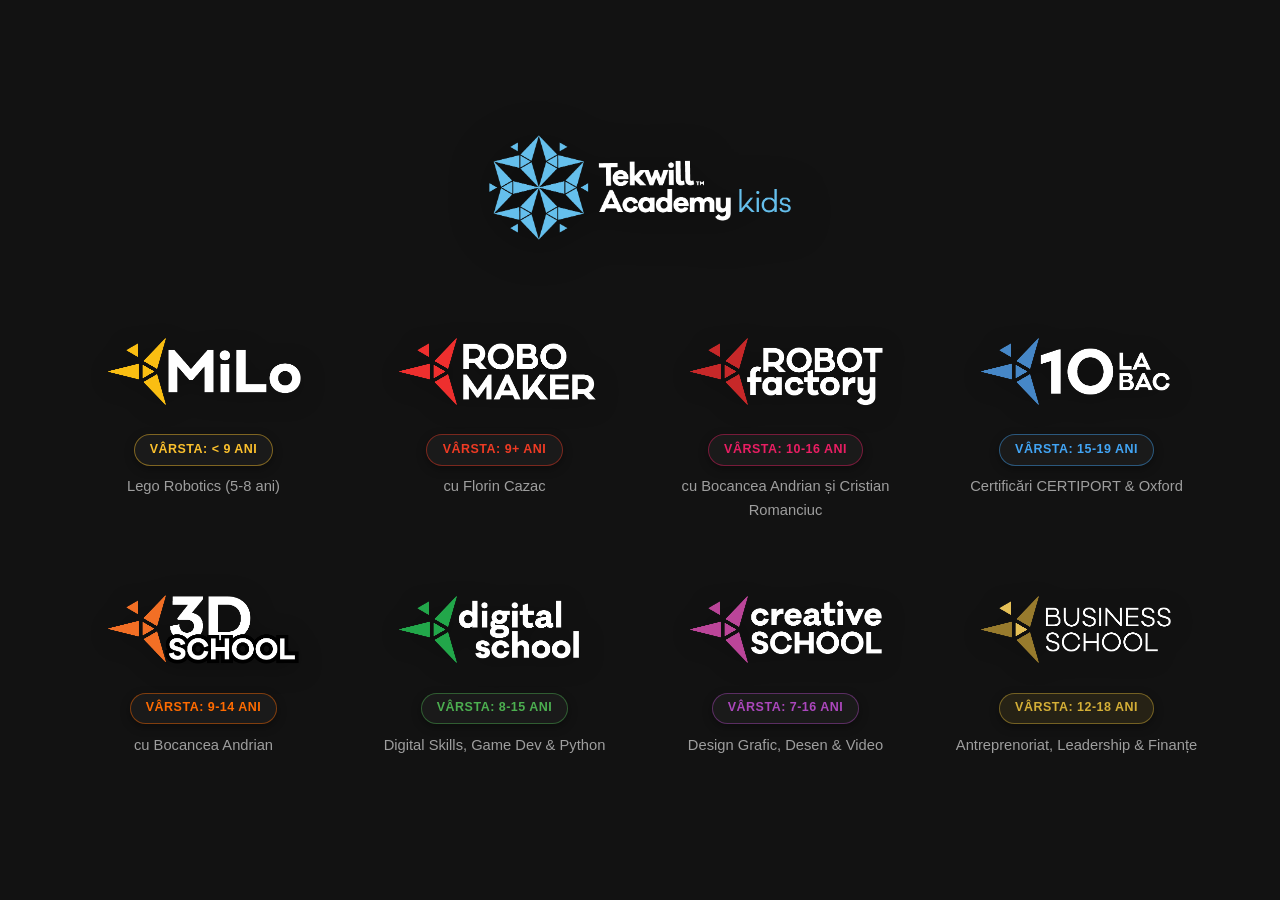
<file: index.html>
<!DOCTYPE html>
<html lang="ro">

<head>
  <meta charset="UTF-8">
  <meta name="viewport" content="width=device-width, initial-scale=1.0">
  <meta name="description" content="TAK Academy - Portalul oficial de cursuri de robotică, mecatronică, modelare 3D, programare și antreprenoriat pentru copii și adolescenți.">
  <meta name="keywords" content="TAK Academy, robotică copii, 3D School, RoboMaker, Robot Factory, programare copii, mecatronică, cursuri STEM">
  <meta name="author" content="TAK Academy">
  <meta name="robots" content="index, follow">
  <title>TAK Academy | Portal Direcții Cursuri</title>

  <!-- Favicon & Mobile Icons -->
  <link rel="icon" type="image/png" href="favicon.png">
  <link rel="shortcut icon" type="image/x-icon" href="favicon.ico">
  <link rel="apple-touch-icon" sizes="180x180" href="apple-touch-icon.png">

  <!-- Open Graph / Chat Link Sharing Preview (WhatsApp, Telegram, Facebook, Viber, iMessage) -->
  <meta property="og:type" content="website">
  <meta property="og:site_name" content="TAK Academy">
  <meta property="og:title" content="TAK Academy | Portal Direcții Cursuri">
  <meta property="og:description" content="TAK Academy - Academie de robotică, mecatronică, 3D și programare. Portalul oficial al cursurilor noastre.">
  <meta property="og:image" content="3dSchoolPreviewCard.png">
  <meta property="og:image:width" content="1200">
  <meta property="og:image:height" content="630">
  <meta property="og:image:type" content="image/png">

  <!-- Twitter / Social Card -->
  <meta name="twitter:card" content="summary_large_image">
  <meta name="twitter:title" content="TAK Academy | Portal Direcții Cursuri">
  <meta name="twitter:description" content="TAK Academy - Academie de robotică, mecatronică, 3D și programare. Portalul oficial al cursurilor noastre.">
  <meta name="twitter:image" content="3dSchoolPreviewCard.png">

  <link rel="stylesheet" href="style.css?v=4.0">
</head>

<body class="dashboard-body">

  <!-- Dashboard Main Content -->
  <main class="dashboard-main">
    <div class="container">
      
      <!-- Big Centered TAK Academy Logo -->
      <div class="portal-brand-hero">
        <a href="./" title="TAK Academy Home">
          <img src="takLogoForSite.png" alt="TAK Academy Logo" class="portal-main-logo">
        </a>
      </div>

      <!-- Course Cards Grid (All 7 Proposed Directions) -->
      <div class="courses-grid">

        <!-- 1. Milo (Yellow) -->
        <a href="#milo" class="course-card-simple course-card-milo" title="Milo - Curs Lego <9 ani">
          <div class="card-logo-wrapper">
            <img src="miloLogo.png" alt="Milo Logo" class="card-logo-img">
          </div>
          <span class="card-age-pill pill-milo">Vârsta: &lt; 9 ani</span>
          <div class="card-info-simple">
            <p class="card-mentor-simple">Lego Robotics (5-8 ani)</p>
          </div>
        </a>

        <!-- 2. RoboMaker (Red) -->
        <a href="robomaker/" class="course-card-simple course-card-robomaker" title="RoboMaker - Curs Lego 9+">
          <div class="card-logo-wrapper">
            <img src="roboMakerNewLogo.png" alt="RoboMaker Logo" class="card-logo-img">
          </div>
          <span class="card-age-pill pill-robomaker">Vârsta: 9+ ani</span>
          <div class="card-info-simple">
            <p class="card-mentor-simple">cu Florin Cazac</p>
          </div>
        </a>

        <!-- 3. Robot Factory (Pink/Cherry Red) -->
        <a href="factory/" class="course-card-simple course-card-rf" title="Robot Factory - Robotică Non-LEGO">
          <div class="card-logo-wrapper">
            <img src="rfLogoforSite.png" alt="Robot Factory Logo" class="card-logo-img">
          </div>
          <span class="card-age-pill pill-rf">Vârsta: 10-16 ani</span>
          <div class="card-info-simple">
            <p class="card-mentor-simple">cu Bocancea Andrian și Cristian Romanciuc</p>
          </div>
        </a>

        <!-- 4. 10 La Bac (Blue) -->
        <a href="#bac" class="course-card-simple course-card-bac" title="10 La Bac - CERTIPORT & Oxford">
          <div class="card-logo-wrapper">
            <img src="zecebacForSite.png" alt="10 La Bac Logo" class="card-logo-img">
          </div>
          <span class="card-age-pill pill-bac">Vârsta: 15-19 ani</span>
          <div class="card-info-simple">
            <p class="card-mentor-simple">Certificări CERTIPORT & Oxford</p>
          </div>
        </a>

        <!-- 5. 3D School (Orange) -->
        <a href="3d/" class="course-card-simple course-card-3d" title="3D School - Modelare 3D Creativă">
          <div class="card-logo-wrapper">
            <img src="3dschoolLogoForSite.png" alt="3D School Logo" class="card-logo-img">
          </div>
          <span class="card-age-pill pill-3d">Vârsta: 9-14 ani</span>
          <div class="card-info-simple">
            <p class="card-mentor-simple">cu Bocancea Andrian</p>
          </div>
        </a>

        <!-- 6. Digital School (Green) -->
        <a href="#digital" class="course-card-simple course-card-digital" title="Digital School - Game Dev & Python">
          <div class="card-logo-wrapper">
            <img src="digitalSchoolLogo.png" alt="Digital School Logo" class="card-logo-img">
          </div>
          <span class="card-age-pill pill-digital">Vârsta: 8-15 ani</span>
          <div class="card-info-simple">
            <p class="card-mentor-simple">Digital Skills, Game Dev & Python</p>
          </div>
        </a>

        <!-- 7. Creative School (Purple) -->
        <a href="#creative" class="course-card-simple course-card-creative" title="Creative School - Design Grafic & Media">
          <div class="card-logo-wrapper">
            <img src="creativeForSite.png" alt="Creative School Logo" class="card-logo-img">
          </div>
          <span class="card-age-pill pill-creative">Vârsta: 7-16 ani</span>
          <div class="card-info-simple">
            <p class="card-mentor-simple">Design Grafic, Desen & Video</p>
          </div>
        </a>

        <!-- 8. Business School (Dark Gold / Old Money) -->
        <a href="#business" class="course-card-simple course-card-business" title="Business School - Antreprenoriat & Leadership">
          <div class="card-logo-wrapper">
            <img src="BSlogo.png" alt="Business School Logo" class="card-logo-img">
          </div>
          <span class="card-age-pill pill-business">Vârsta: 12-18 ani</span>
          <div class="card-info-simple">
            <p class="card-mentor-simple">Antreprenoriat, Leadership & Finanțe</p>
          </div>
        </a>

      </div>
    </div>
  </main>

</body>

</html>
</file>
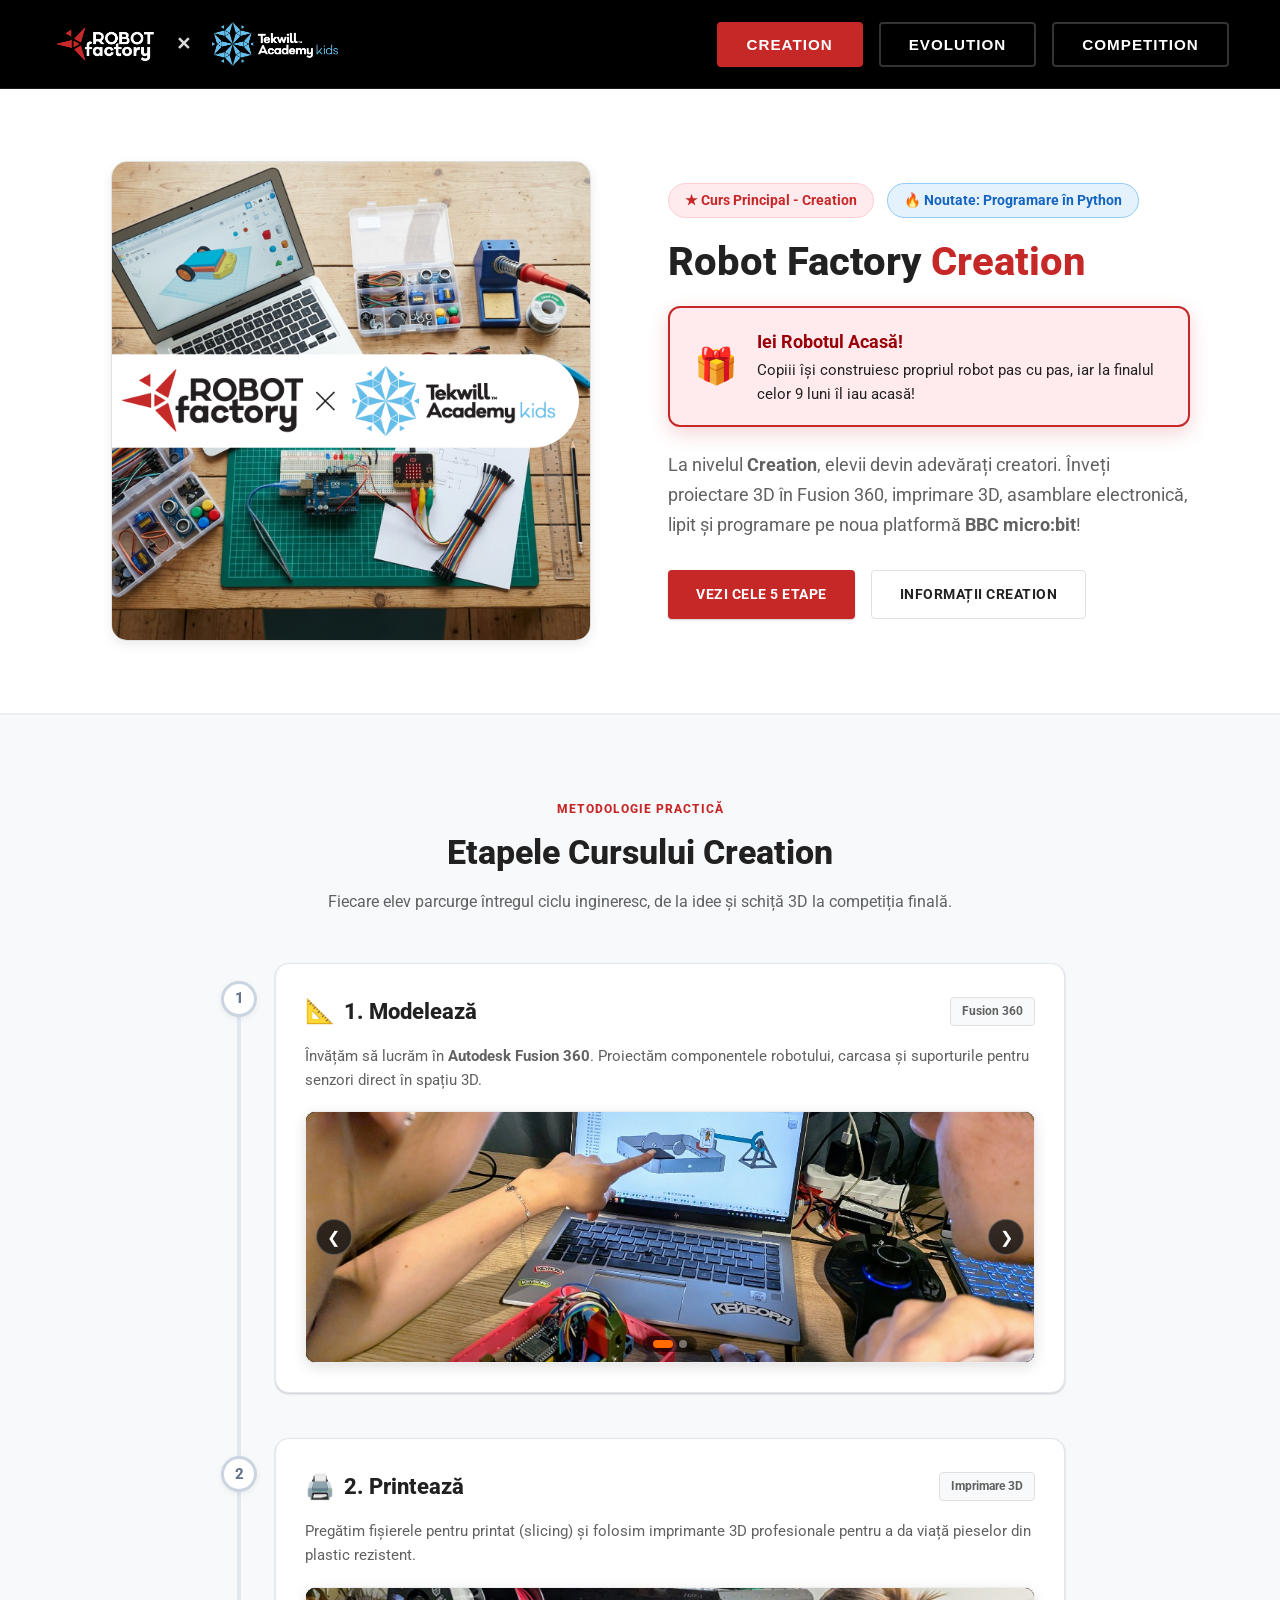
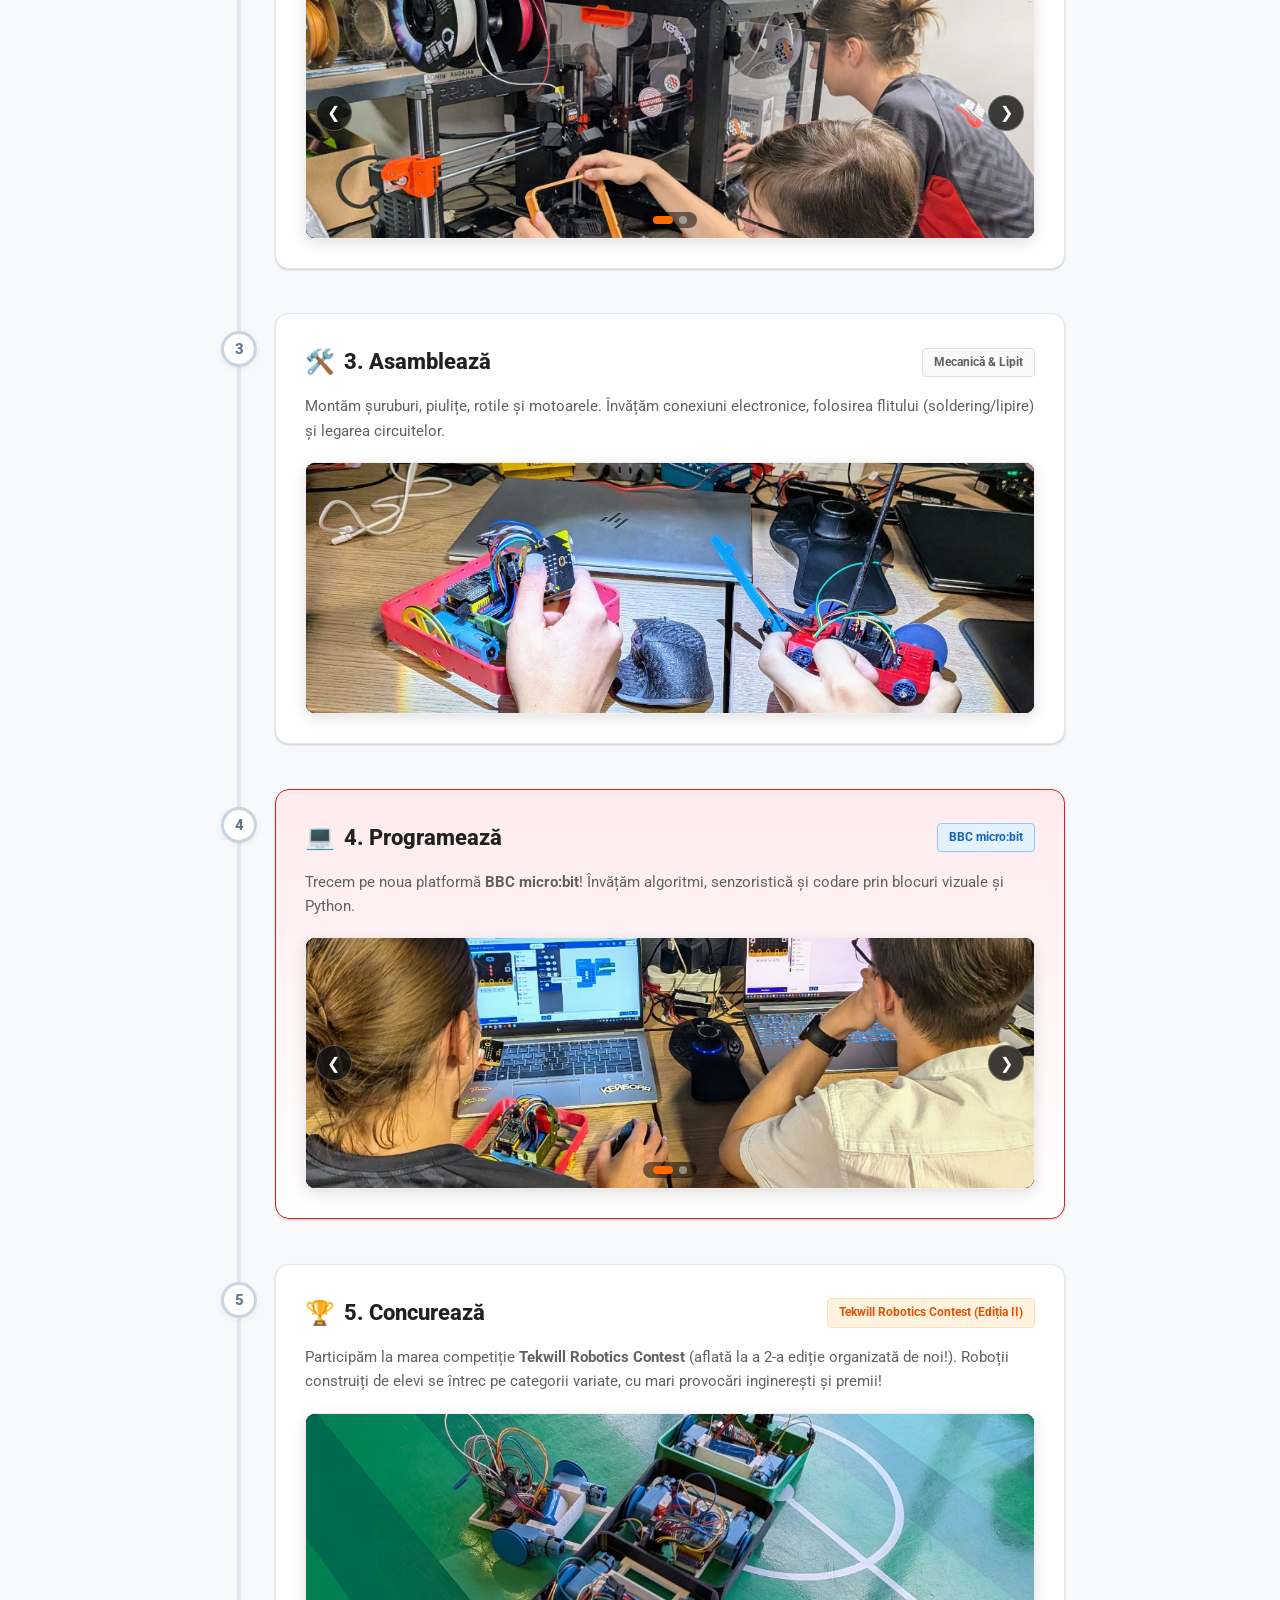
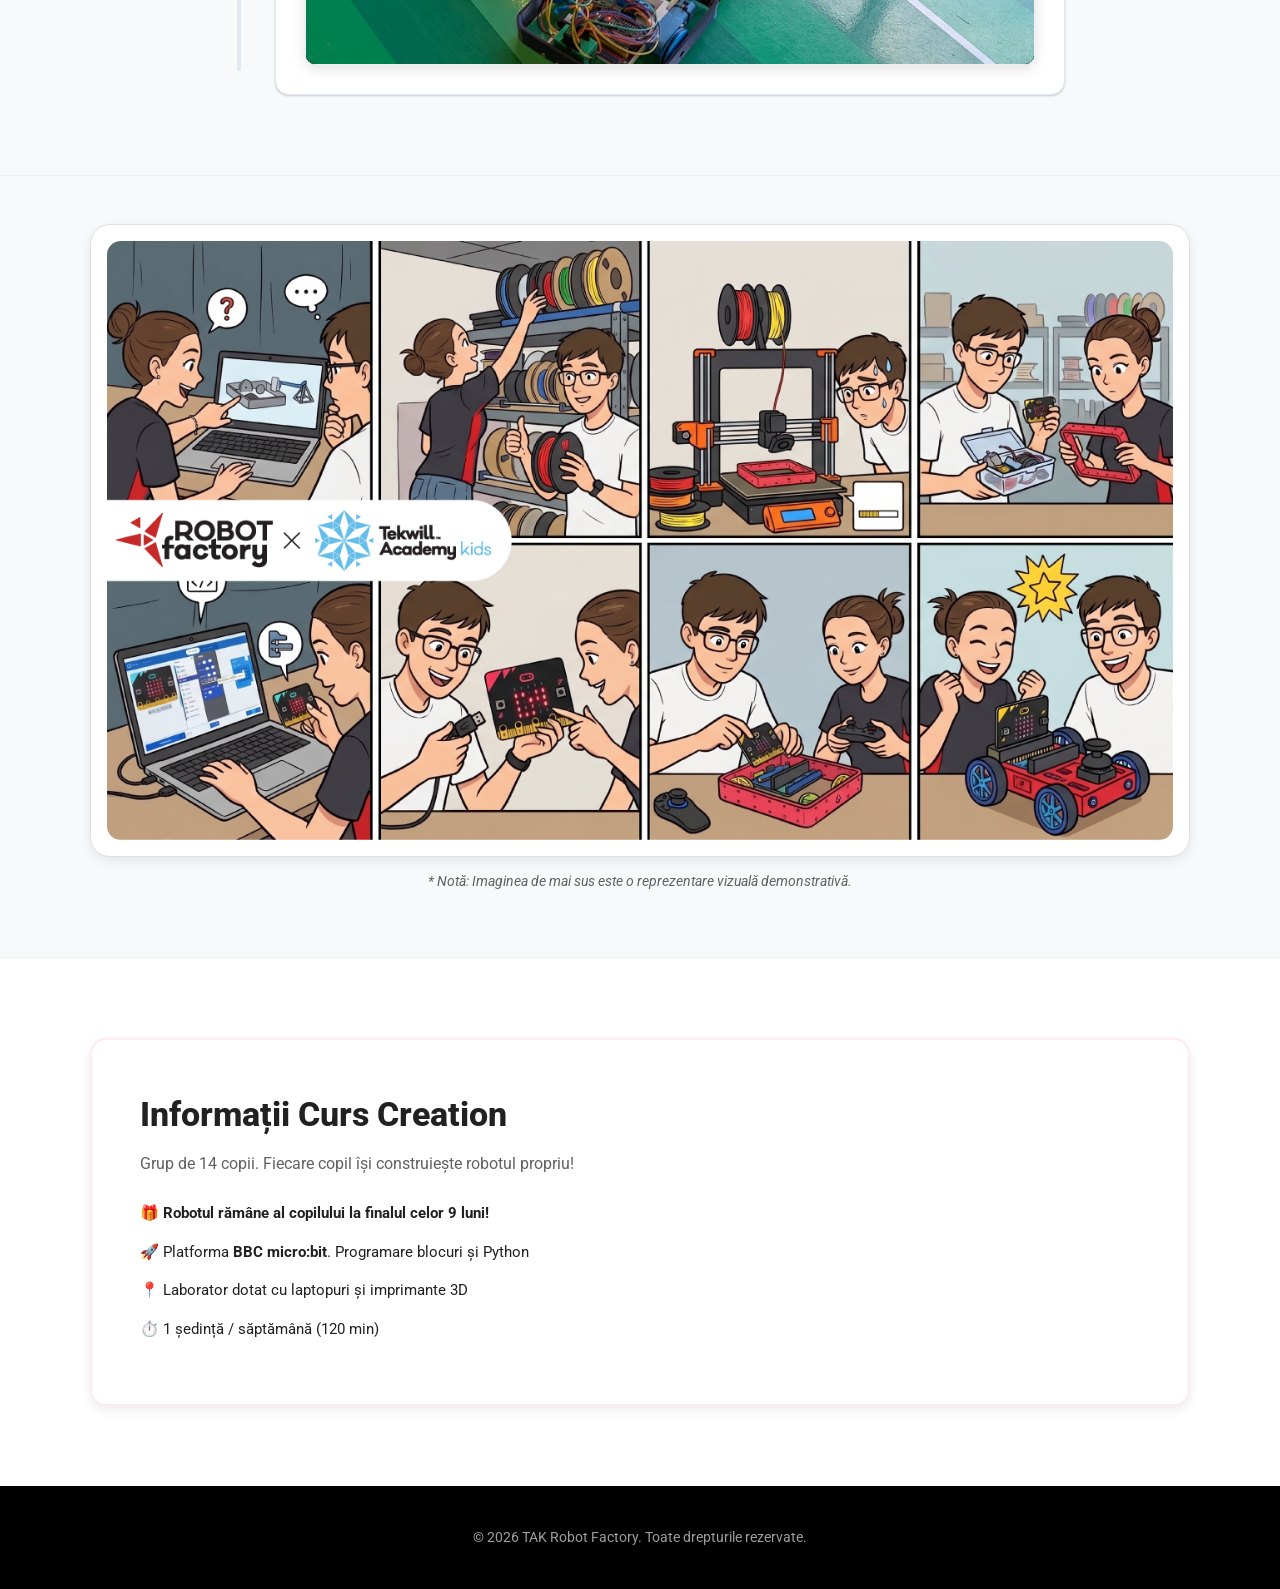
<file: factory/index.html>
<!DOCTYPE html>
<html lang="ro">

<head>
  <meta charset="UTF-8">
  <meta name="viewport" content="width=device-width, initial-scale=1.0">
  <meta name="description"
    content="TAK Robot Factory - Academie de robotică, mecatronică și programare. Construiește propriul robot pe care îl iei acasă!">
  <meta name="keywords"
    content="TAK Robot Factory, robotică non-LEGO, Arduino, automatizări, electronică, mecatronică, programare copii">
  <meta name="author" content="TAK Academy">
  <meta name="robots" content="index, follow">
  <title>TAK Robot Factory | Robotică & Automatizări</title>

  <!-- Favicon & Mobile Icons -->
  <link rel="icon" type="image/png" href="favicon.png">
  <link rel="apple-touch-icon" sizes="180x180" href="favicon.png">

  <!-- Open Graph / Chat Link Sharing Preview (WhatsApp, Telegram, Facebook, Viber, iMessage) -->
  <meta property="og:type" content="website">
  <meta property="og:site_name" content="TAK Academy">
  <meta property="og:title" content="TAK Robot Factory | Robotică & Automatizări">
  <meta property="og:description"
    content="Academie de robotică, mecatronică și programare. Construiește propriul robot pe care îl iei acasă!">
  <meta property="og:image" content="robotfactory_preview_card.png">
  <meta property="og:image:width" content="1200">
  <meta property="og:image:height" content="630">
  <meta property="og:image:type" content="image/png">

  <!-- Twitter / Social Card -->
  <meta name="twitter:card" content="summary_large_image">
  <meta name="twitter:title" content="TAK Robot Factory | Robotică & Automatizări">
  <meta name="twitter:description"
    content="Academie de robotică, mecatronică și programare. Construiește propriul robot pe care îl iei acasă!">
  <meta name="twitter:image" content="robotfactory_preview_card.png">

  <link rel="stylesheet" href="style.css?v=3.0">
</head>

<body>

  <!-- Navigation Header with Compound Logo & Level Selector -->
  <header id="header">
    <div class="header-container">
      <div class="logo-brand-group">
        <a href="#" class="logo-link" title="Robot Factory Home">
          <img src="rfLogoforSite.png" alt="TAK Robot Factory Logo" class="logo-img">
        </a>
        <span class="logo-divider-x">✕</span>
        <a href="../" class="logo-link" title="TAK Academy">
          <img src="../assets/takLogoForSite.png" alt="TAK School Logo" class="logo-img school-logo-img">
        </a>
      </div>

      <div class="header-level-tabs">
        <button class="header-level-tab active" data-level="creation">CREATION</button>
        <button class="header-level-tab" data-level="evolution">EVOLUTION</button>
        <button class="header-level-tab" data-level="competition">COMPETITION</button>
      </div>

    </div>
  </header>

  <!-- ================= CREATION (ACTIV & DETALIAT) ================= -->
  <div id="view-creation" class="page-view active">

    <!-- Hero Section Creation -->
    <section class="hero">
      <div class="container hero-grid">
        <div class="hero-media-container">
          <img src="assets/RFcreation_hero.png" alt="Robot Factory Creation Smart Car" class="hero-img">
        </div>

        <div class="hero-content">
          <div class="hero-badge-group">
            <span class="hero-badge">★ Curs Principal - Creation</span>
            <span class="hero-badge-novelty">🔥 Noutate: Programare în Python</span>
          </div>

          <h1 class="hero-title">Robot Factory <span>Creation</span></h1>

          <div class="take-home-card">
            <div class="take-home-icon">🎁</div>
            <div class="take-home-text">
              <strong>Iei Robotul Acasă!</strong>
              <p>Copiii își construiesc propriul robot pas cu pas, iar la finalul celor 9 luni îl iau acasă!</p>
            </div>
          </div>

          <p class="hero-desc">
            La nivelul <strong>Creation</strong>, elevii devin adevărați creatori. Înveți proiectare 3D în Fusion 360,
            imprimare 3D, asamblare electronică, lipit și programare pe noua platformă <strong>BBC micro:bit</strong>!
          </p>

          <div class="hero-ctas">
            <a href="#etape" class="btn btn-primary">Vezi Cele 5 Etape</a>
            <a href="#inscriere" class="btn btn-secondary">Informații Creation</a>
          </div>
        </div>
      </div>
    </section>

    <!-- Vertical Roadmap Steps Section -->
    <section id="etape" class="roadmap-section">
      <div class="container">
        <div class="section-header">
          <span class="section-badge">Metodologie Practică</span>
          <h2 class="section-title">Etapele Cursului Creation</h2>
          <p class="section-subtitle">Fiecare elev parcurge întregul ciclu ingineresc, de la idee și schiță 3D la
            competiția finală.</p>
        </div>

        <div class="roadmap-timeline">
          <!-- Background Track Line & Dynamic Progress Line -->
          <div class="roadmap-line-track">
            <div class="roadmap-progress-bar"></div>
          </div>

          <!-- Step 1: Modelează -->
          <div class="roadmap-item">
            <div class="roadmap-marker">
              <div class="roadmap-point">1</div>
            </div>
            <div class="roadmap-content">
              <div class="roadmap-header">
                <div class="roadmap-title-group">
                  <span class="roadmap-icon">📐</span>
                  <h3 class="roadmap-title">1. Modelează</h3>
                </div>
                <span class="step-tag">Fusion 360</span>
              </div>
              <p class="roadmap-desc">
                Învățăm să lucrăm în <strong>Autodesk Fusion 360</strong>. Proiectăm componentele robotului, carcasa și
                suporturile pentru senzori direct în spațiu 3D.
              </p>

              <!-- Carousel for Step 1 -->
              <div class="step-carousel" data-carousel="step1">
                <div class="carousel-track-container">
                  <ul class="carousel-track">
                    <li class="carousel-slide">
                      <img src="assets/step1_modeleaza_1.jpg" alt="Modelează 3D Fusion 360 - Poza 1"
                        class="carousel-img">
                    </li>
                    <li class="carousel-slide">
                      <img src="assets/step1_modeleaza_2.jpg" alt="Modelează 3D Fusion 360 - Poza 2"
                        class="carousel-img">
                    </li>
                  </ul>
                </div>
                <button class="carousel-btn carousel-btn-prev" aria-label="Imaginea anterioară">❮</button>
                <button class="carousel-btn carousel-btn-next" aria-label="Imaginea următoare">❯</button>
                <div class="carousel-dots">
                  <button class="carousel-dot active" data-index="0" aria-label="Slide 1"></button>
                  <button class="carousel-dot" data-index="1" aria-label="Slide 2"></button>
                </div>
              </div>

            </div>
          </div>

          <!-- Step 2: Printează -->
          <div class="roadmap-item">
            <div class="roadmap-marker">
              <div class="roadmap-point">2</div>
            </div>
            <div class="roadmap-content">
              <div class="roadmap-header">
                <div class="roadmap-title-group">
                  <span class="roadmap-icon">🖨️</span>
                  <h3 class="roadmap-title">2. Printează</h3>
                </div>
                <span class="step-tag">Imprimare 3D</span>
              </div>
              <p class="roadmap-desc">
                Pregătim fișierele pentru printat (slicing) și folosim imprimante 3D profesionale pentru a da viață
                pieselor din plastic rezistent.
              </p>

              <!-- Carousel for Step 2 -->
              <div class="step-carousel" data-carousel="step2">
                <div class="carousel-track-container">
                  <ul class="carousel-track">
                    <li class="carousel-slide">
                      <img src="assets/step2_printeaza_1.jpg" alt="Printare 3D - Poza 1" class="carousel-img">
                    </li>
                    <li class="carousel-slide">
                      <img src="assets/step2_printeaza_2.jpg" alt="Printare 3D - Poza 2" class="carousel-img">
                    </li>
                  </ul>
                </div>
                <button class="carousel-btn carousel-btn-prev" aria-label="Imaginea anterioară">❮</button>
                <button class="carousel-btn carousel-btn-next" aria-label="Imaginea următoare">❯</button>
                <div class="carousel-dots">
                  <button class="carousel-dot active" data-index="0" aria-label="Slide 1"></button>
                  <button class="carousel-dot" data-index="1" aria-label="Slide 2"></button>
                </div>
              </div>

            </div>
          </div>

          <!-- Step 3: Asamblează -->
          <div class="roadmap-item">
            <div class="roadmap-marker">
              <div class="roadmap-point">3</div>
            </div>
            <div class="roadmap-content">
              <div class="roadmap-header">
                <div class="roadmap-title-group">
                  <span class="roadmap-icon">🛠️</span>
                  <h3 class="roadmap-title">3. Asamblează</h3>
                </div>
                <span class="step-tag">Mecanică & Lipit</span>
              </div>
              <p class="roadmap-desc">
                Montăm șuruburi, piulițe, rotile și motoarele. Învățăm conexiuni electronice, folosirea flitului
                (soldering/lipire) și legarea circuitelor.
              </p>

              <!-- Carousel for Step 3 -->
              <div class="step-carousel" data-carousel="step3">
                <div class="carousel-track-container">
                  <ul class="carousel-track">
                    <li class="carousel-slide">
                      <img src="assets/step3_asambleaza_1.jpg" alt="Asamblare Mecanică" class="carousel-img">
                    </li>
                  </ul>
                </div>
              </div>

            </div>
          </div>

          <!-- Step 4: Programează -->
          <div class="roadmap-item roadmap-item-featured">
            <div class="roadmap-marker">
              <div class="roadmap-point">4</div>
            </div>
            <div class="roadmap-content">
              <div class="roadmap-header">
                <div class="roadmap-title-group">
                  <span class="roadmap-icon">💻</span>
                  <h3 class="roadmap-title">4. Programează</h3>
                </div>
                <span class="step-tag tag-microbit">BBC micro:bit</span>
              </div>
              <p class="roadmap-desc">
                Trecem pe noua platformă <strong>BBC micro:bit</strong>! Învățăm algoritmi, senzoristică și codare prin
                blocuri vizuale și Python.
              </p>

              <!-- Carousel for Step 4 -->
              <div class="step-carousel" data-carousel="step4">
                <div class="carousel-track-container">
                  <ul class="carousel-track">
                    <li class="carousel-slide">
                      <img src="assets/step4_programeaza_1.jpg" alt="Programare BBC micro:bit - Poza 1"
                        class="carousel-img">
                    </li>
                    <li class="carousel-slide">
                      <img src="assets/step4_programeaza_2.jpg" alt="Programare BBC micro:bit - Poza 2"
                        class="carousel-img">
                    </li>
                  </ul>
                </div>
                <button class="carousel-btn carousel-btn-prev" aria-label="Imaginea anterioară">❮</button>
                <button class="carousel-btn carousel-btn-next" aria-label="Imaginea următoare">❯</button>
                <div class="carousel-dots">
                  <button class="carousel-dot active" data-index="0" aria-label="Slide 1"></button>
                  <button class="carousel-dot" data-index="1" aria-label="Slide 2"></button>
                </div>
              </div>

            </div>
          </div>

          <!-- Step 5: Concurează -->
          <div class="roadmap-item">
            <div class="roadmap-marker">
              <div class="roadmap-point">5</div>
            </div>
            <div class="roadmap-content">
              <div class="roadmap-header">
                <div class="roadmap-title-group">
                  <span class="roadmap-icon">🏆</span>
                  <h3 class="roadmap-title">5. Concurează</h3>
                </div>
                <span class="step-tag tag-tekwill">Tekwill Robotics Contest (Ediția II)</span>
              </div>
              <p class="roadmap-desc">
                Participăm la marea competiție <strong>Tekwill Robotics Contest</strong> (aflată la a 2-a ediție
                organizată de noi!). Roboții construiți de elevi se întrec pe categorii variate, cu mari provocări
                inginerești și premii!
              </p>

              <!-- Carousel for Step 5 -->
              <div class="step-carousel" data-carousel="step5">
                <div class="carousel-track-container">
                  <ul class="carousel-track">
                    <li class="carousel-slide">
                      <img src="assets/step5_concureaza_1.jpg" alt="Tekwill Robotics Contest - Roboți de Competiție"
                        class="carousel-img">
                    </li>
                  </ul>
                </div>
              </div>

            </div>
          </div>

        </div>
      </div>
    </section>

    <!-- Dedicated Feature Image Showcase Section -->
    <section class="main-showcase-section">
      <div class="container">
        <div class="main-showcase-card">
          <img src="create_main_picutre.png" alt="TAK Robot Factory Creation Smart Robot" class="main-showcase-img"
            onerror="this.onerror=null; this.src='assets/create_main_picutre.png';">
        </div>
        <p style="font-size: 0.85rem; color: var(--text-secondary); margin-top: 14px; text-align: center; font-style: italic;">* Notă: Imaginea de mai sus este o reprezentare vizuală demonstrativă.</p>
      </div>
    </section>



    <!-- Registration Section Creation -->
    <section id="inscriere" class="registration-section">
      <div class="container">
        <div class="registration-card" style="grid-template-columns: 1fr;">
          <div class="registration-info">
            <h2 class="section-title">Informații Curs Creation</h2>
            <p>Grup de 14 copii. Fiecare copil își construiește robotul propriu!</p>
            <ul class="registration-list">
              <li>🎁 <strong>Robotul rămâne al copilului la finalul celor 9 luni!</strong></li>
              <li>🚀 Platforma <strong>BBC micro:bit</strong>. Programare blocuri și Python</li>
              <li>📍 Laborator dotat cu laptopuri și imprimante 3D</li>
              <li>⏱️ 1 ședință / săptămână (120 min)</li>
            </ul>
          </div>
        </div>
      </div>
    </section>

  </div>

  <!-- ================= EVOLUTION (CONTINUITATE ANUL TRECUT) ================= -->
  <div id="view-evolution" class="page-view">
    <section class="hero hero-level2">
      <div class="container hero-grid">
        <div class="hero-media-container">
          <img src="assets/RFcreation_hero.png" alt="Robot Factory Evolution Smart Car" class="hero-img">
        </div>

        <div class="hero-content">
          <div class="hero-badge">★ Curs Avansat — Continuitatea Cursului Creation</div>
          <h1 class="hero-title">Robot Factory <span>Evolution</span></h1>
          <p class="hero-desc">
            <strong>Robot Factory Evolution este exclusiv continuitatea cursului Creation!</strong> Acest modul este
            dedicat elevilor care au absolvit nivelul Creation și doresc să treacă la nivelul avansat: reconstrucția
            robotului de la zero, integrarea de senzori avansați și pregătire intensiv competitivă.
          </p>
          <ul class="hero-highlights">
            <li class="hero-highlight-item">
              <svg viewBox="0 0 24 24" fill="none" stroke="currentColor" stroke-width="3">
                <polyline points="20 6 9 17 4 12"></polyline>
              </svg>
              <span>Continuitatea directă pentru absolvenții nivelului Creation</span>
            </li>
            <li class="hero-highlight-item">
              <svg viewBox="0 0 24 24" fill="none" stroke="currentColor" stroke-width="3">
                <polyline points="20 6 9 17 4 12"></polyline>
              </svg>
              <span>Reconstrucția completă a robotului și a arhitecturii de cod</span>
            </li>
            <li class="hero-highlight-item">
              <svg viewBox="0 0 24 24" fill="none" stroke="currentColor" stroke-width="3">
                <polyline points="20 6 9 17 4 12"></polyline>
              </svg>
              <span>Integrare de senzori avansați (giroscop, encodere, senzori optici multipli)</span>
            </li>
          </ul>
          <div class="hero-ctas">
            <a href="#inscriere-l2" class="btn btn-primary">Informații Evolution</a>
          </div>
        </div>
      </div>
    </section>

    <!-- Registration Evolution -->
    <section id="inscriere-l2" class="registration-section">
      <div class="container">
        <div class="registration-card" style="grid-template-columns: 1fr;">
          <div class="registration-info">
            <h2 class="section-title">Informații Curs Evolution</h2>
            <p><strong>Atenție:</strong> Modulul <strong>Evolution</strong> reprezintă <strong>exclusiv continuitatea
                cursului Creation</strong>. Este destinat elevilor care au finalizat deja nivelul Creation și doresc să
              treacă la etapa competițională avansată.</p>
          </div>
        </div>
      </div>
    </section>
  </div>

  <!-- ================= COMPETITION (DISPONIBIL DIN 2027) ================= -->
  <div id="view-competition" class="page-view">
    <section class="inprogress-hero">
      <div class="container">
        <div class="inprogress-content">
          <span class="inprogress-badge">Disponibil din 2027</span>
          <h1 class="inprogress-title">Robot Factory Competition</h1>
          <p class="inprogress-desc">
            Nivelul Competition este dedicat pregătirii intensive pentru competiții naționale și internaționale de
            robotică, mecatronică avansată și sisteme autonome complexe.
          </p>
          <p class="inprogress-note"><strong>Notă:</strong> Acest modul va fi disponibil începând cu anul
            <strong>2027</strong>. Momentan vă puteți informa despre modulele <strong>Creation</strong> și
            <strong>Evolution</strong>.
          </p>
        </div>
      </div>
    </section>
  </div>

  <!-- Footer -->
  <footer>
    <div class="container footer-content">
      <p>&copy; 2026 TAK Robot Factory. Toate drepturile rezervate.</p>
    </div>
  </footer>

  <script src="app.js"></script>
</body>

</html>
</file>
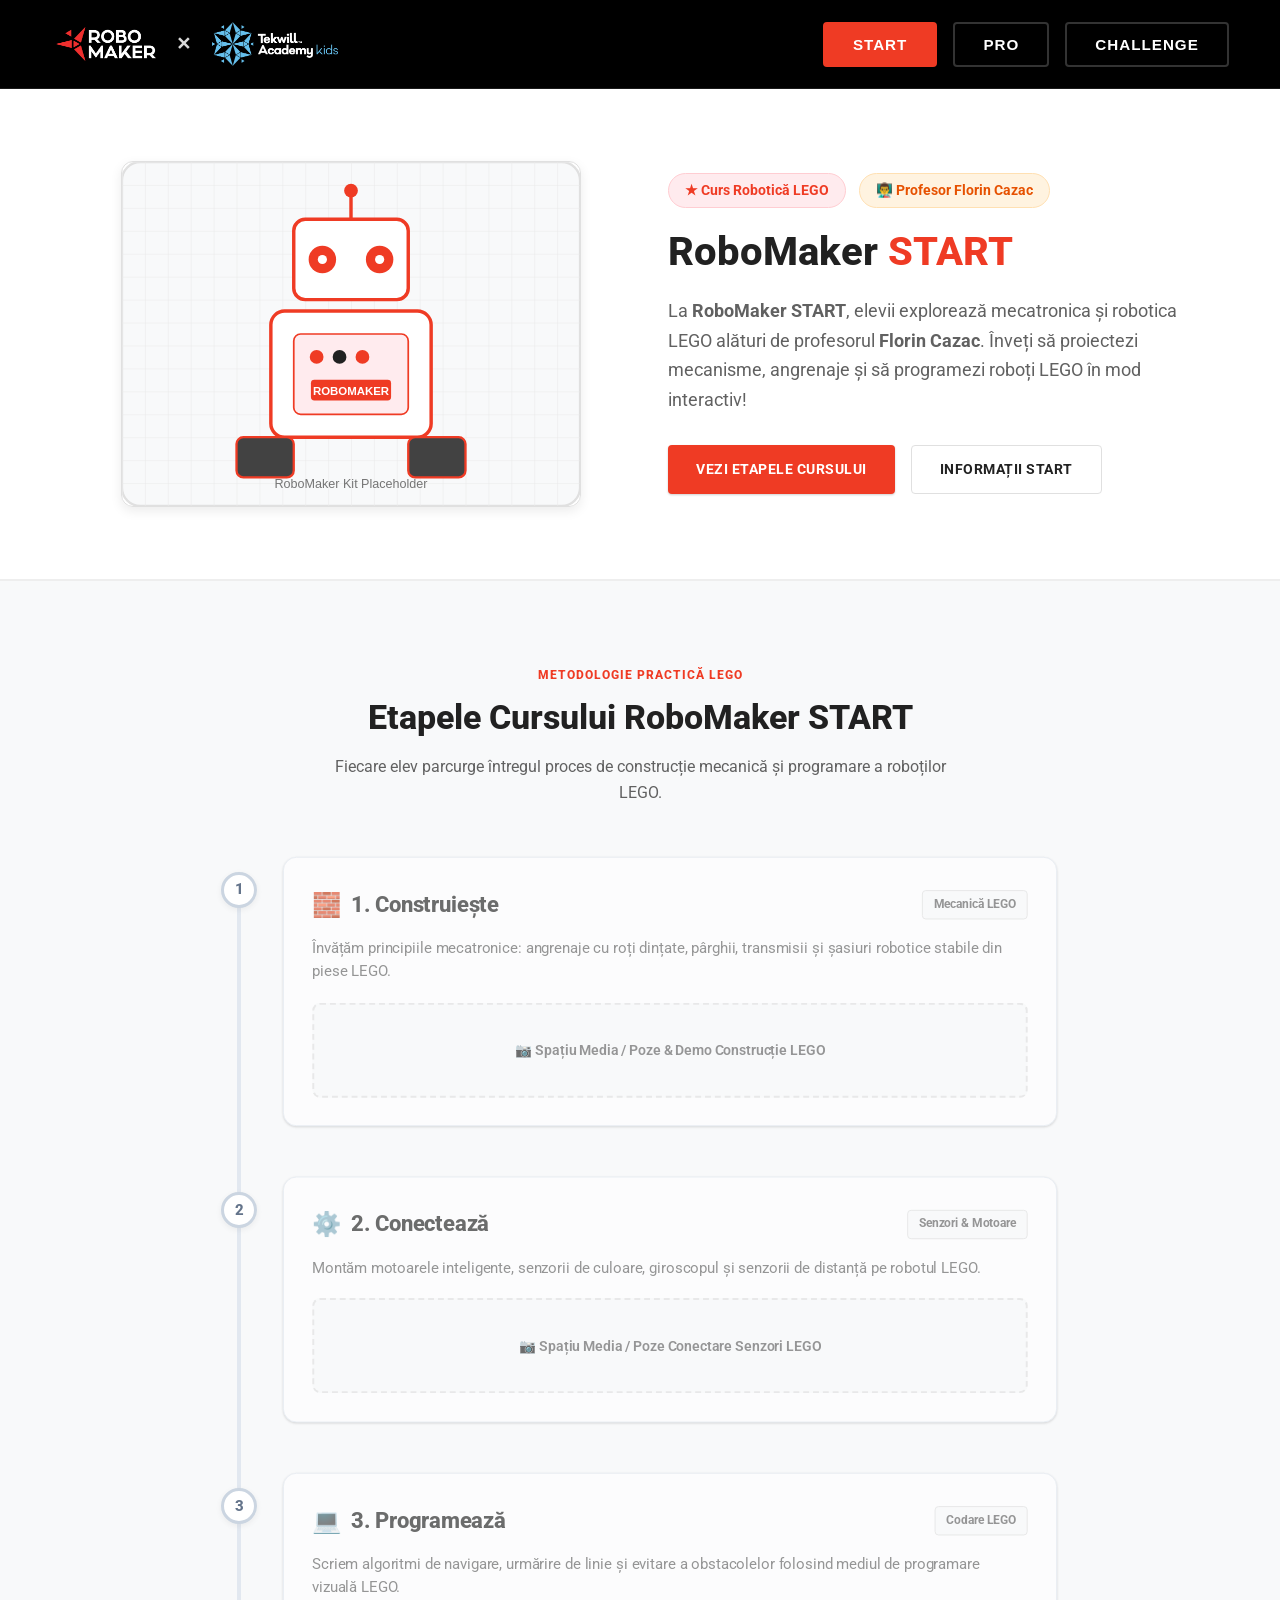
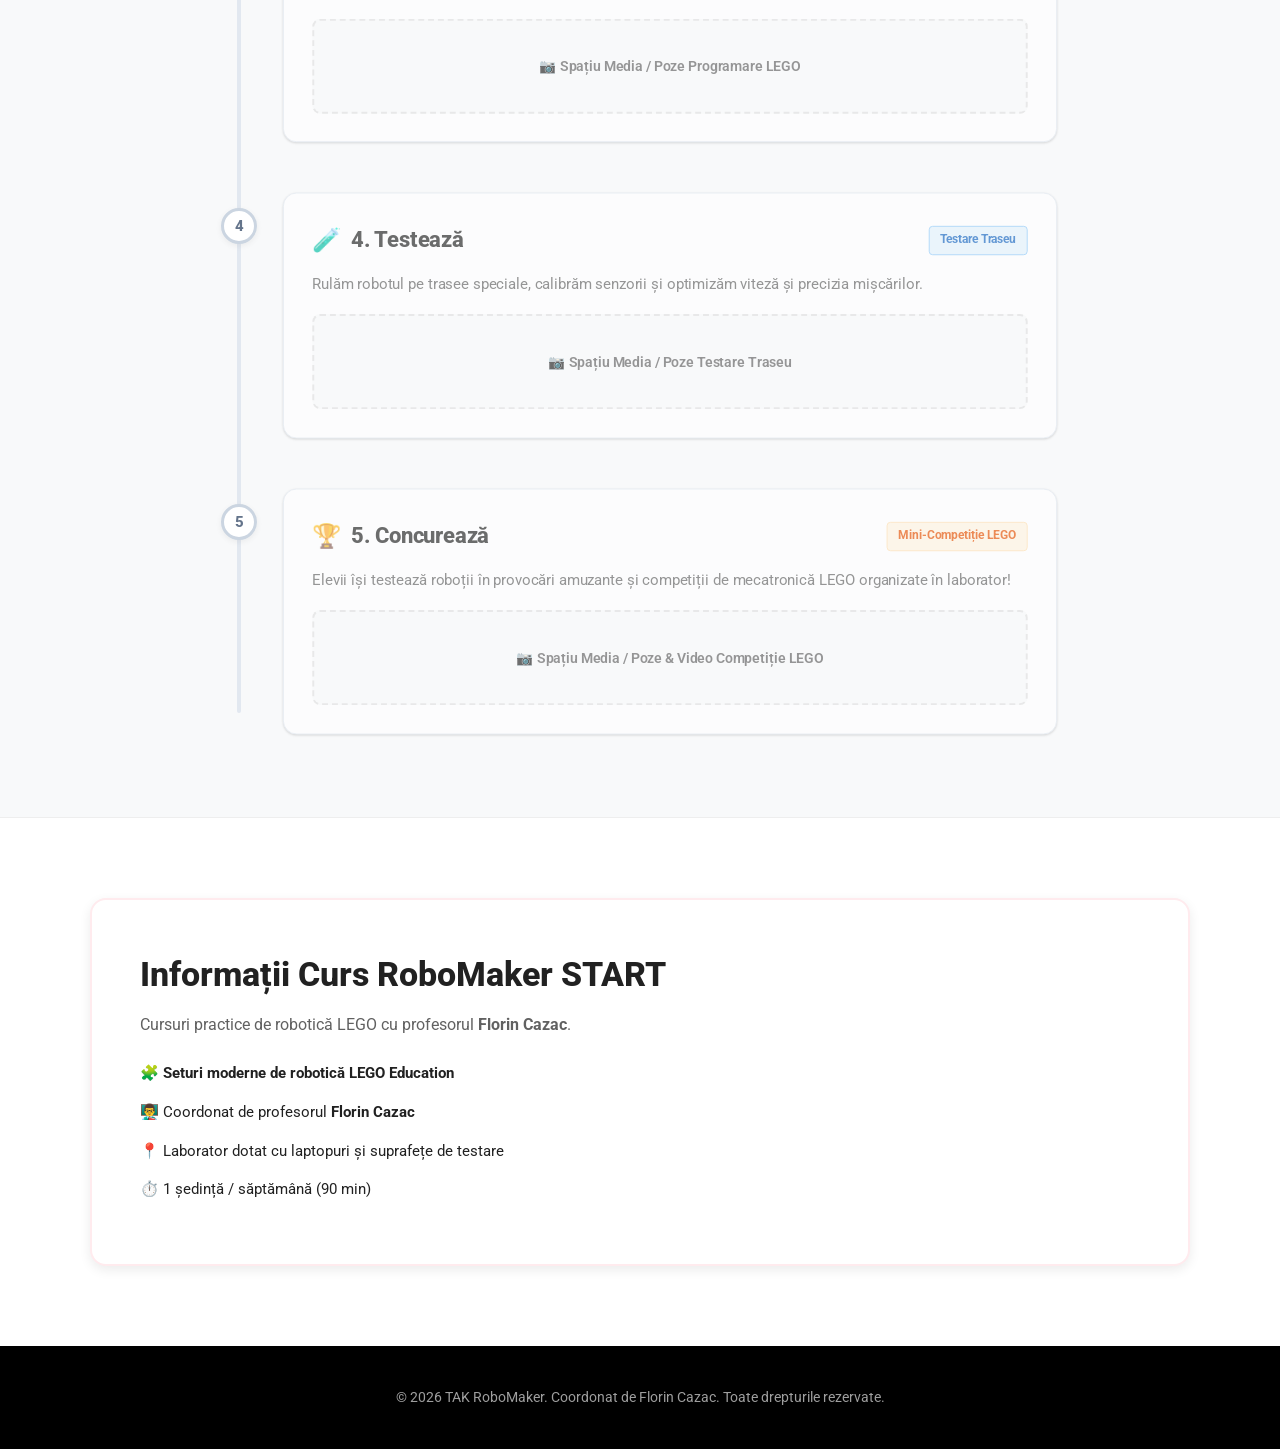
<file: robomaker/index.html>
<!DOCTYPE html>
<html lang="ro">

<head>
  <meta charset="UTF-8">
  <meta name="viewport" content="width=device-width, initial-scale=1.0">
  <meta name="description"
    content="TAK RoboMaker - Cursuri de robotică LEGO coordonate de Florin Cazac. Învață mecatronică, programare și mecanică LEGO!">
  <meta name="keywords" content="TAK RoboMaker, robotică LEGO, Florin Cazac, Mindstorms, SPIKE Prime, mecatronică copii, programare LEGO">
  <meta name="author" content="TAK Academy">
  <meta name="robots" content="index, follow">
  <title>TAK RoboMaker | Robotică LEGO cu Florin Cazac</title>

  <!-- Favicon & Mobile Icons -->
  <link rel="icon" type="image/png" href="../favicon.png">
  <link rel="shortcut icon" type="image/x-icon" href="../favicon.ico">
  <link rel="apple-touch-icon" sizes="180x180" href="../apple-touch-icon.png">

  <!-- Open Graph / Chat Link Sharing Preview (WhatsApp, Telegram, Facebook, Viber, iMessage) -->
  <meta property="og:type" content="website">
  <meta property="og:site_name" content="TAK Academy">
  <meta property="og:title" content="TAK RoboMaker | Robotică LEGO cu Florin Cazac">
  <meta property="og:description" content="Cursuri de robotică LEGO coordonate de Florin Cazac. Învață mecatronică, programare și mecanică LEGO!">
  <meta property="og:image" content="robomaker_preview_card.png">
  <meta property="og:image:width" content="1200">
  <meta property="og:image:height" content="630">
  <meta property="og:image:type" content="image/png">

  <!-- Twitter / Social Card -->
  <meta name="twitter:card" content="summary_large_image">
  <meta name="twitter:title" content="TAK RoboMaker | Robotică LEGO cu Florin Cazac">
  <meta name="twitter:description" content="Cursuri de robotică LEGO coordonate de Florin Cazac. Învață mecatronică, programare și mecanică LEGO!">
  <meta name="twitter:image" content="robomaker_preview_card.png">

  <link rel="stylesheet" href="style.css?v=1.1">
</head>

<body>

  <!-- Navigation Header with Compound Logo & Level Selector -->
  <header id="header">
    <div class="header-container">
      <div class="logo-brand-group">
        <a href="#" class="logo-link" title="RoboMaker Home">
          <img src="roboMakerNewLogo.png" alt="TAK RoboMaker Logo" class="logo-img">
        </a>
        <span class="logo-divider-x">✕</span>
        <a href="../" class="logo-link" title="TAK Academy">
          <img src="../assets/takLogoForSite.png" alt="TAK School Logo" class="logo-img school-logo-img">
        </a>
      </div>

      <div class="header-level-tabs">
        <button class="header-level-tab active" data-level="start">START</button>
        <button class="header-level-tab" data-level="pro">PRO</button>
        <button class="header-level-tab" data-level="challenge">CHALLENGE</button>
      </div>

    </div>
  </header>

  <!-- ================= NIVELUL START (ACTIV) ================= -->
  <div id="view-start" class="page-view active">

    <!-- Hero Section START -->
    <section class="hero">
      <div class="container hero-grid">
        <div class="hero-media-container">
          <img src="assets/hero_robomaker.svg" alt="RoboMaker START" class="hero-img">
        </div>

        <div class="hero-content">
          <div class="hero-badge-group">
            <span class="hero-badge">★ Curs Robotică LEGO</span>
            <span class="hero-badge-novelty">👨‍🏫 Profesor Florin Cazac</span>
          </div>

          <h1 class="hero-title">RoboMaker <span>START</span></h1>

          <p class="hero-desc">
            La <strong>RoboMaker START</strong>, elevii explorează mecatronica și robotica LEGO alături de profesorul <strong>Florin Cazac</strong>. Înveți să proiectezi mecanisme, angrenaje și să programezi roboți LEGO în mod interactiv!
          </p>

          <div class="hero-ctas">
            <a href="#etape" class="btn btn-primary">Vezi Etapele Cursului</a>
            <a href="#inscriere" class="btn btn-secondary">Informații START</a>
          </div>
        </div>
      </div>
    </section>

    <!-- Vertical Roadmap Steps Section -->
    <section id="etape" class="roadmap-section">
      <div class="container">
        <div class="section-header">
          <span class="section-badge">Metodologie Practică LEGO</span>
          <h2 class="section-title">Etapele Cursului RoboMaker START</h2>
          <p class="section-subtitle">Fiecare elev parcurge întregul proces de construcție mecanică și programare a roboților LEGO.</p>
        </div>

        <div class="roadmap-timeline">
          <!-- Background Track Line & Dynamic Progress Line -->
          <div class="roadmap-line-track">
            <div class="roadmap-progress-bar"></div>
          </div>
          
          <!-- Step 1: Construcție Mecanică -->
          <div class="roadmap-item">
            <div class="roadmap-marker">
              <div class="roadmap-point">1</div>
            </div>
            <div class="roadmap-content">
              <div class="roadmap-header">
                <div class="roadmap-title-group">
                  <span class="roadmap-icon">🧱</span>
                  <h3 class="roadmap-title">1. Construiește</h3>
                </div>
                <span class="step-tag">Mecanică LEGO</span>
              </div>
              <p class="roadmap-desc">
                Învățăm principiile mecatronice: angrenaje cu roți dințate, pârghii, transmisii și șasiuri robotice stabile din piese LEGO.
              </p>
              <div class="roadmap-media-box">
                <span class="media-box-label">📷 Spațiu Media / Poze & Demo Construcție LEGO</span>
              </div>
            </div>
          </div>

          <!-- Step 2: Senzori & Motoare -->
          <div class="roadmap-item">
            <div class="roadmap-marker">
              <div class="roadmap-point">2</div>
            </div>
            <div class="roadmap-content">
              <div class="roadmap-header">
                <div class="roadmap-title-group">
                  <span class="roadmap-icon">⚙️</span>
                  <h3 class="roadmap-title">2. Conectează</h3>
                </div>
                <span class="step-tag">Senzori & Motoare</span>
              </div>
              <p class="roadmap-desc">
                Montăm motoarele inteligente, senzorii de culoare, giroscopul și senzorii de distanță pe robotul LEGO.
              </p>
              <div class="roadmap-media-box">
                <span class="media-box-label">📷 Spațiu Media / Poze Conectare Senzori LEGO</span>
              </div>
            </div>
          </div>

          <!-- Step 3: Programare Vizuală -->
          <div class="roadmap-item">
            <div class="roadmap-marker">
              <div class="roadmap-point">3</div>
            </div>
            <div class="roadmap-content">
              <div class="roadmap-header">
                <div class="roadmap-title-group">
                  <span class="roadmap-icon">💻</span>
                  <h3 class="roadmap-title">3. Programează</h3>
                </div>
                <span class="step-tag">Codare LEGO</span>
              </div>
              <p class="roadmap-desc">
                Scriem algoritmi de navigare, urmărire de linie și evitare a obstacolelor folosind mediul de programare vizuală LEGO.
              </p>
              <div class="roadmap-media-box">
                <span class="media-box-label">📷 Spațiu Media / Poze Programare LEGO</span>
              </div>
            </div>
          </div>

          <!-- Step 4: Testează & Optimizează -->
          <div class="roadmap-item roadmap-item-featured">
            <div class="roadmap-marker">
              <div class="roadmap-point">4</div>
            </div>
            <div class="roadmap-content">
              <div class="roadmap-header">
                <div class="roadmap-title-group">
                  <span class="roadmap-icon">🧪</span>
                  <h3 class="roadmap-title">4. Testează</h3>
                </div>
                <span class="step-tag tag-microbit">Testare Traseu</span>
              </div>
              <p class="roadmap-desc">
                Rulăm robotul pe trasee speciale, calibrăm senzorii și optimizăm viteză și precizia mișcărilor.
              </p>
              <div class="roadmap-media-box">
                <span class="media-box-label">📷 Spațiu Media / Poze Testare Traseu</span>
              </div>
            </div>
          </div>

          <!-- Step 5: Provocarea Finală -->
          <div class="roadmap-item">
            <div class="roadmap-marker">
              <div class="roadmap-point">5</div>
            </div>
            <div class="roadmap-content">
              <div class="roadmap-header">
                <div class="roadmap-title-group">
                  <span class="roadmap-icon">🏆</span>
                  <h3 class="roadmap-title">5. Concurează</h3>
                </div>
                <span class="step-tag tag-tekwill">Mini-Competiție LEGO</span>
              </div>
              <p class="roadmap-desc">
                Elevii își testează roboții în provocări amuzante și competiții de mecatronică LEGO organizate în laborator!
              </p>
              <div class="roadmap-media-box">
                <span class="media-box-label">📷 Spațiu Media / Poze & Video Competiție LEGO</span>
              </div>
            </div>
          </div>

        </div>
      </div>
    </section>

    <!-- Registration Section START -->
    <section id="inscriere" class="registration-section">
      <div class="container">
        <div class="registration-card" style="grid-template-columns: 1fr;">
          <div class="registration-info">
            <h2 class="section-title">Informații Curs RoboMaker START</h2>
            <p>Cursuri practice de robotică LEGO cu profesorul <strong>Florin Cazac</strong>.</p>
            <ul class="registration-list">
              <li>🧩 <strong>Seturi moderne de robotică LEGO Education</strong></li>
              <li>👨‍🏫 Coordonat de profesorul <strong>Florin Cazac</strong></li>
              <li>📍 Laborator dotat cu laptopuri și suprafețe de testare</li>
              <li>⏱️ 1 ședință / săptămână (90 min)</li>
            </ul>
          </div>
        </div>
      </div>
    </section>

  </div>

  <!-- ================= NIVELUL PRO ================= -->
  <div id="view-pro" class="page-view">
    <section class="inprogress-hero">
      <div class="container">
        <div class="inprogress-content">
          <span class="inprogress-badge">Modul Avansat</span>
          <h1 class="inprogress-title">RoboMaker PRO</h1>
          <p class="inprogress-desc">
            Nivelul PRO este dedicat construcției avansate de roboți LEGO, senzoristicii complexe și algoritmilor de navigare autonomă coordonați de profesorul <strong>Florin Cazac</strong>.
          </p>
        </div>
      </div>
    </section>
  </div>

  <!-- ================= NIVELUL CHALLENGE ================= -->
  <div id="view-challenge" class="page-view">
    <section class="inprogress-hero">
      <div class="container">
        <div class="inprogress-content">
          <span class="inprogress-badge">Modul Competițional</span>
          <h1 class="inprogress-title">RoboMaker CHALLENGE</h1>
          <p class="inprogress-desc">
            Nivelul CHALLENGE pregătește echipele pentru competițiile naționale și internaționale de robotică LEGO cu misiuni complexe contra cronometru.
          </p>
        </div>
      </div>
    </section>
  </div>

  <!-- Footer -->
  <footer>
    <div class="container footer-content">
      <p>&copy; 2026 TAK RoboMaker. Coordonat de Florin Cazac. Toate drepturile rezervate.</p>
    </div>
  </footer>

  <script src="app.js"></script>
</body>

</html>
</file>
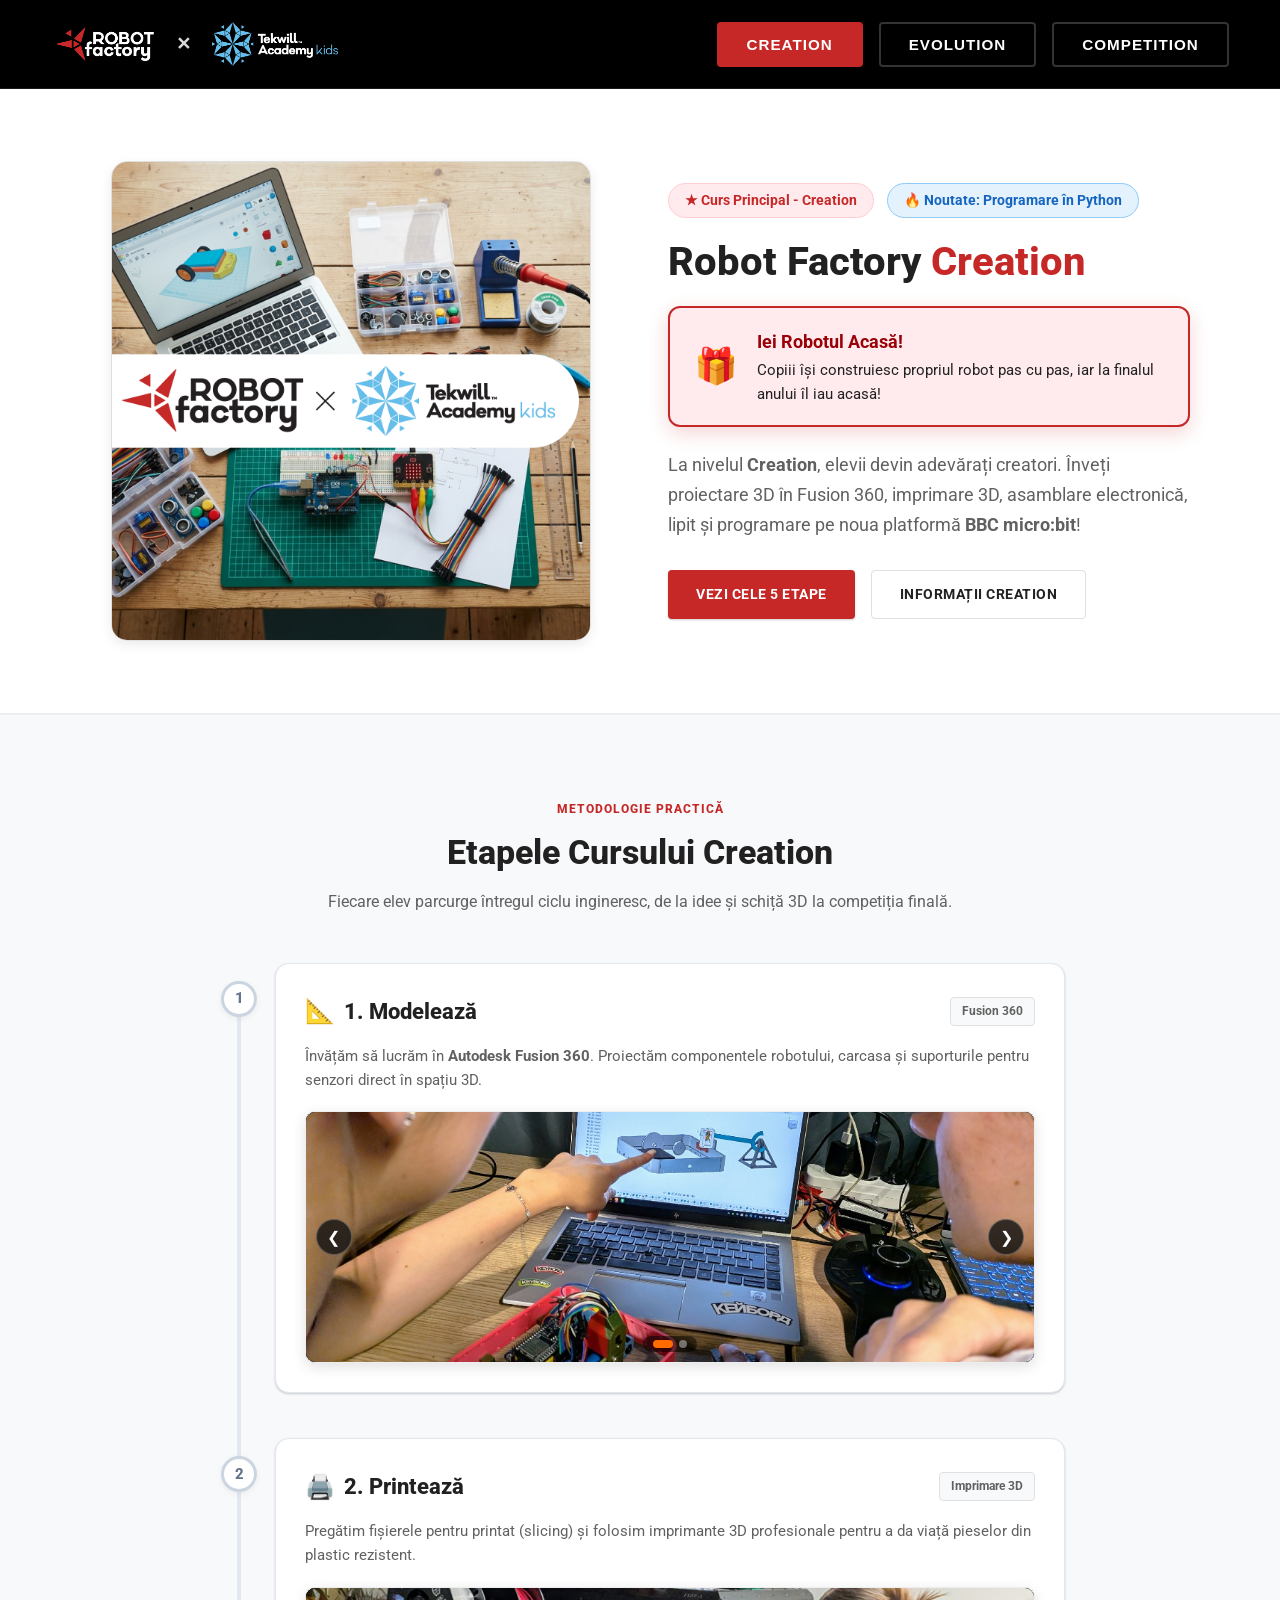
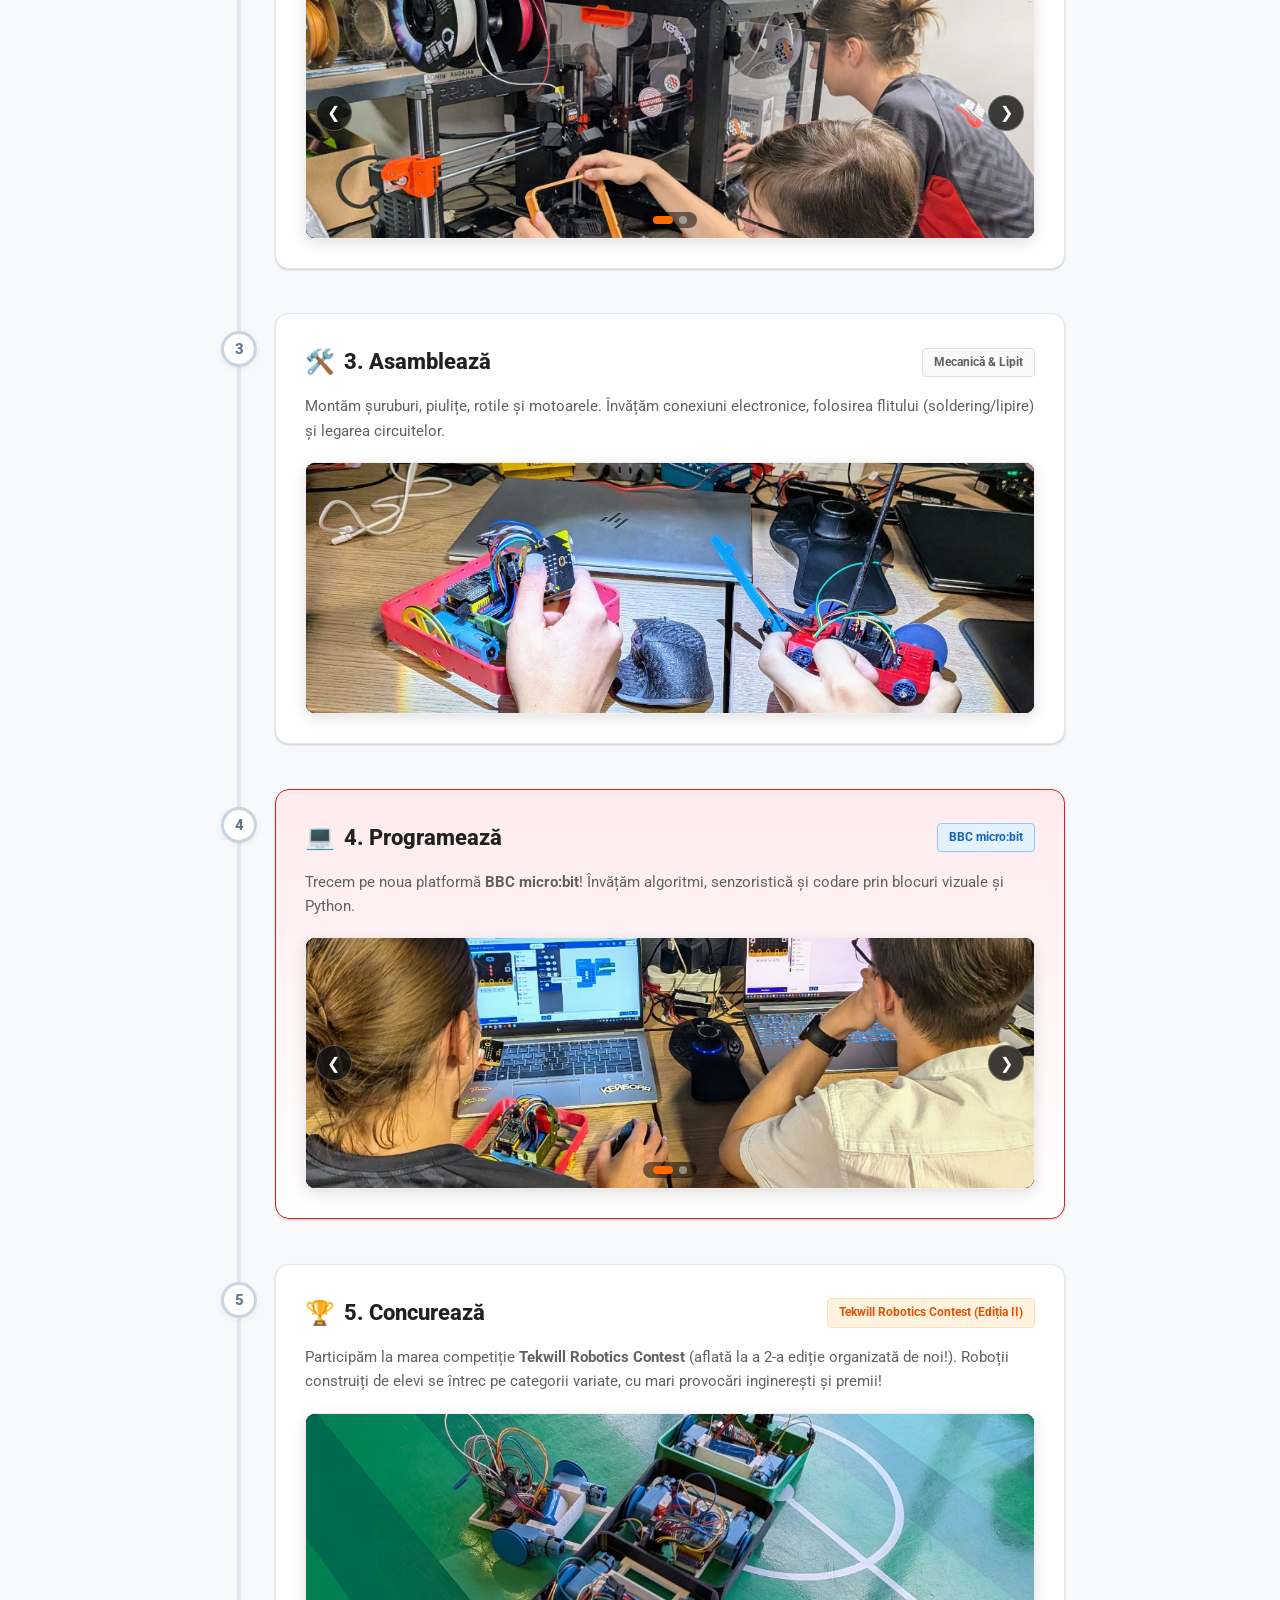
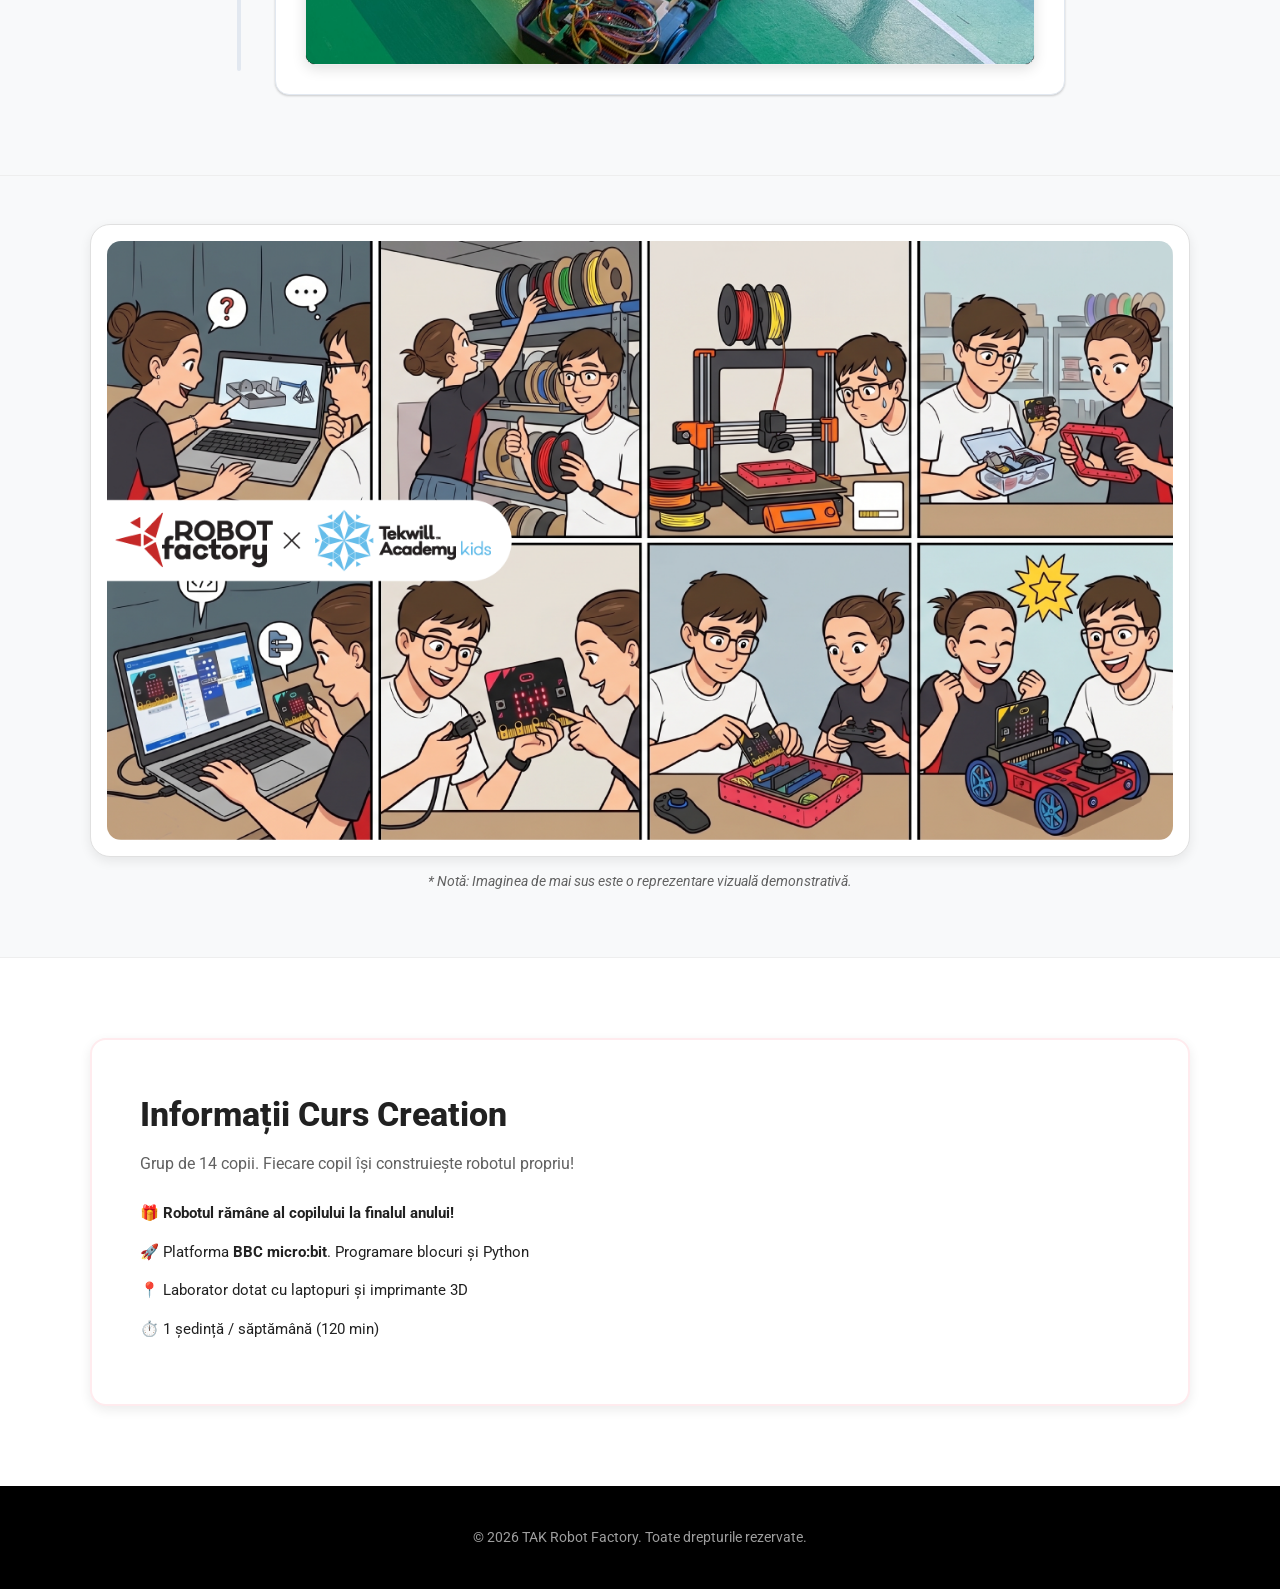
<file: robot-factory/index.html>
<!DOCTYPE html>
<html lang="ro">

<head>
  <meta charset="UTF-8">
  <meta name="viewport" content="width=device-width, initial-scale=1.0">
  <meta name="description"
    content="TAK Robot Factory - Academie de robotică, mecatronică și programare. Construiește propriul robot pe care îl iei acasă!">
  <meta name="keywords"
    content="TAK Robot Factory, robotică non-LEGO, Arduino, automatizări, electronică, mecatronică, programare copii">
  <meta name="author" content="TAK Academy">
  <meta name="robots" content="index, follow">
  <title>TAK Robot Factory | Robotică & Automatizări</title>

  <!-- Favicon & Mobile Icons -->
  <link rel="icon" type="image/png" href="favicon.png">
  <link rel="apple-touch-icon" sizes="180x180" href="favicon.png">

  <!-- Open Graph / Chat Link Sharing Preview (WhatsApp, Telegram, Facebook, Viber, iMessage) -->
  <meta property="og:type" content="website">
  <meta property="og:site_name" content="TAK Academy">
  <meta property="og:title" content="TAK Robot Factory | Robotică & Automatizări">
  <meta property="og:description"
    content="Academie de robotică, mecatronică și programare. Construiește propriul robot pe care îl iei acasă!">
  <meta property="og:image" content="robotfactory_preview_card.png">
  <meta property="og:image:width" content="1200">
  <meta property="og:image:height" content="630">
  <meta property="og:image:type" content="image/png">

  <!-- Twitter / Social Card -->
  <meta name="twitter:card" content="summary_large_image">
  <meta name="twitter:title" content="TAK Robot Factory | Robotică & Automatizări">
  <meta name="twitter:description"
    content="Academie de robotică, mecatronică și programare. Construiește propriul robot pe care îl iei acasă!">
  <meta name="twitter:image" content="robotfactory_preview_card.png">

  <link rel="stylesheet" href="style.css?v=3.0">
</head>

<body>

  <!-- Navigation Header with Compound Logo & Level Selector -->
  <header id="header">
    <div class="header-container">
      <div class="logo-brand-group">
        <a href="#" class="logo-link" title="Robot Factory Home">
          <img src="rfLogoforSite.png" alt="TAK Robot Factory Logo" class="logo-img">
        </a>
        <span class="logo-divider-x">✕</span>
        <a href="../" class="logo-link" title="TAK Academy">
          <img src="../assets/takLogoForSite.png" alt="TAK School Logo" class="logo-img school-logo-img">
        </a>
      </div>

      <div class="header-level-tabs">
        <button class="header-level-tab active" data-level="creation">CREATION</button>
        <button class="header-level-tab" data-level="evolution">EVOLUTION</button>
        <button class="header-level-tab" data-level="competition">COMPETITION</button>
      </div>

    </div>
  </header>

  <!-- ================= CREATION (ACTIV & DETALIAT) ================= -->
  <div id="view-creation" class="page-view active">

    <!-- Hero Section Creation -->
    <section class="hero">
      <div class="container hero-grid">
        <div class="hero-media-container">
          <img src="assets/RFcreation_hero.png" alt="Robot Factory Creation Smart Car" class="hero-img">
        </div>

        <div class="hero-content">
          <div class="hero-badge-group">
            <span class="hero-badge">★ Curs Principal - Creation</span>
            <span class="hero-badge-novelty">🔥 Noutate: Programare în Python</span>
          </div>

          <h1 class="hero-title">Robot Factory <span>Creation</span></h1>

          <div class="take-home-card">
            <div class="take-home-icon">🎁</div>
            <div class="take-home-text">
              <strong>Iei Robotul Acasă!</strong>
              <p>Copiii își construiesc propriul robot pas cu pas, iar la finalul anului îl iau acasă!</p>
            </div>
          </div>

          <p class="hero-desc">
            La nivelul <strong>Creation</strong>, elevii devin adevărați creatori. Înveți proiectare 3D în Fusion 360,
            imprimare 3D, asamblare electronică, lipit și programare pe noua platformă <strong>BBC micro:bit</strong>!
          </p>

          <div class="hero-ctas">
            <a href="#etape" class="btn btn-primary">Vezi Cele 5 Etape</a>
            <a href="#inscriere" class="btn btn-secondary">Informații Creation</a>
          </div>
        </div>
      </div>
    </section>

    <!-- Vertical Roadmap Steps Section -->
    <section id="etape" class="roadmap-section">
      <div class="container">
        <div class="section-header">
          <span class="section-badge">Metodologie Practică</span>
          <h2 class="section-title">Etapele Cursului Creation</h2>
          <p class="section-subtitle">Fiecare elev parcurge întregul ciclu ingineresc, de la idee și schiță 3D la
            competiția finală.</p>
        </div>

        <div class="roadmap-timeline">
          <!-- Background Track Line & Dynamic Progress Line -->
          <div class="roadmap-line-track">
            <div class="roadmap-progress-bar"></div>
          </div>

          <!-- Step 1: Modelează -->
          <div class="roadmap-item">
            <div class="roadmap-marker">
              <div class="roadmap-point">1</div>
            </div>
            <div class="roadmap-content">
              <div class="roadmap-header">
                <div class="roadmap-title-group">
                  <span class="roadmap-icon">📐</span>
                  <h3 class="roadmap-title">1. Modelează</h3>
                </div>
                <span class="step-tag">Fusion 360</span>
              </div>
              <p class="roadmap-desc">
                Învățăm să lucrăm în <strong>Autodesk Fusion 360</strong>. Proiectăm componentele robotului, carcasa și
                suporturile pentru senzori direct în spațiu 3D.
              </p>

              <!-- Carousel for Step 1 -->
              <div class="step-carousel" data-carousel="step1">
                <div class="carousel-track-container">
                  <ul class="carousel-track">
                    <li class="carousel-slide">
                      <img src="assets/step1_modeleaza_1.jpg" alt="Modelează 3D Fusion 360 - Poza 1"
                        class="carousel-img">
                    </li>
                    <li class="carousel-slide">
                      <img src="assets/step1_modeleaza_2.jpg" alt="Modelează 3D Fusion 360 - Poza 2"
                        class="carousel-img">
                    </li>
                  </ul>
                </div>
                <button class="carousel-btn carousel-btn-prev" aria-label="Imaginea anterioară">❮</button>
                <button class="carousel-btn carousel-btn-next" aria-label="Imaginea următoare">❯</button>
                <div class="carousel-dots">
                  <button class="carousel-dot active" data-index="0" aria-label="Slide 1"></button>
                  <button class="carousel-dot" data-index="1" aria-label="Slide 2"></button>
                </div>
              </div>

            </div>
          </div>

          <!-- Step 2: Printează -->
          <div class="roadmap-item">
            <div class="roadmap-marker">
              <div class="roadmap-point">2</div>
            </div>
            <div class="roadmap-content">
              <div class="roadmap-header">
                <div class="roadmap-title-group">
                  <span class="roadmap-icon">🖨️</span>
                  <h3 class="roadmap-title">2. Printează</h3>
                </div>
                <span class="step-tag">Imprimare 3D</span>
              </div>
              <p class="roadmap-desc">
                Pregătim fișierele pentru printat (slicing) și folosim imprimante 3D profesionale pentru a da viață
                pieselor din plastic rezistent.
              </p>

              <!-- Carousel for Step 2 -->
              <div class="step-carousel" data-carousel="step2">
                <div class="carousel-track-container">
                  <ul class="carousel-track">
                    <li class="carousel-slide">
                      <img src="assets/step2_printeaza_1.jpg" alt="Printare 3D - Poza 1" class="carousel-img">
                    </li>
                    <li class="carousel-slide">
                      <img src="assets/step2_printeaza_2.jpg" alt="Printare 3D - Poza 2" class="carousel-img">
                    </li>
                  </ul>
                </div>
                <button class="carousel-btn carousel-btn-prev" aria-label="Imaginea anterioară">❮</button>
                <button class="carousel-btn carousel-btn-next" aria-label="Imaginea următoare">❯</button>
                <div class="carousel-dots">
                  <button class="carousel-dot active" data-index="0" aria-label="Slide 1"></button>
                  <button class="carousel-dot" data-index="1" aria-label="Slide 2"></button>
                </div>
              </div>

            </div>
          </div>

          <!-- Step 3: Asamblează -->
          <div class="roadmap-item">
            <div class="roadmap-marker">
              <div class="roadmap-point">3</div>
            </div>
            <div class="roadmap-content">
              <div class="roadmap-header">
                <div class="roadmap-title-group">
                  <span class="roadmap-icon">🛠️</span>
                  <h3 class="roadmap-title">3. Asamblează</h3>
                </div>
                <span class="step-tag">Mecanică & Lipit</span>
              </div>
              <p class="roadmap-desc">
                Montăm șuruburi, piulițe, rotile și motoarele. Învățăm conexiuni electronice, folosirea flitului
                (soldering/lipire) și legarea circuitelor.
              </p>

              <!-- Carousel for Step 3 -->
              <div class="step-carousel" data-carousel="step3">
                <div class="carousel-track-container">
                  <ul class="carousel-track">
                    <li class="carousel-slide">
                      <img src="assets/step3_asambleaza_1.jpg" alt="Asamblare Mecanică" class="carousel-img">
                    </li>
                  </ul>
                </div>
              </div>

            </div>
          </div>

          <!-- Step 4: Programează -->
          <div class="roadmap-item roadmap-item-featured">
            <div class="roadmap-marker">
              <div class="roadmap-point">4</div>
            </div>
            <div class="roadmap-content">
              <div class="roadmap-header">
                <div class="roadmap-title-group">
                  <span class="roadmap-icon">💻</span>
                  <h3 class="roadmap-title">4. Programează</h3>
                </div>
                <span class="step-tag tag-microbit">BBC micro:bit</span>
              </div>
              <p class="roadmap-desc">
                Trecem pe noua platformă <strong>BBC micro:bit</strong>! Învățăm algoritmi, senzoristică și codare prin
                blocuri vizuale și Python.
              </p>

              <!-- Carousel for Step 4 -->
              <div class="step-carousel" data-carousel="step4">
                <div class="carousel-track-container">
                  <ul class="carousel-track">
                    <li class="carousel-slide">
                      <img src="assets/step4_programeaza_1.jpg" alt="Programare BBC micro:bit - Poza 1"
                        class="carousel-img">
                    </li>
                    <li class="carousel-slide">
                      <img src="assets/step4_programeaza_2.jpg" alt="Programare BBC micro:bit - Poza 2"
                        class="carousel-img">
                    </li>
                  </ul>
                </div>
                <button class="carousel-btn carousel-btn-prev" aria-label="Imaginea anterioară">❮</button>
                <button class="carousel-btn carousel-btn-next" aria-label="Imaginea următoare">❯</button>
                <div class="carousel-dots">
                  <button class="carousel-dot active" data-index="0" aria-label="Slide 1"></button>
                  <button class="carousel-dot" data-index="1" aria-label="Slide 2"></button>
                </div>
              </div>

            </div>
          </div>

          <!-- Step 5: Concurează -->
          <div class="roadmap-item">
            <div class="roadmap-marker">
              <div class="roadmap-point">5</div>
            </div>
            <div class="roadmap-content">
              <div class="roadmap-header">
                <div class="roadmap-title-group">
                  <span class="roadmap-icon">🏆</span>
                  <h3 class="roadmap-title">5. Concurează</h3>
                </div>
                <span class="step-tag tag-tekwill">Tekwill Robotics Contest (Ediția II)</span>
              </div>
              <p class="roadmap-desc">
                Participăm la marea competiție <strong>Tekwill Robotics Contest</strong> (aflată la a 2-a ediție
                organizată de noi!). Roboții construiți de elevi se întrec pe categorii variate, cu mari provocări
                inginerești și premii!
              </p>

              <!-- Carousel for Step 5 -->
              <div class="step-carousel" data-carousel="step5">
                <div class="carousel-track-container">
                  <ul class="carousel-track">
                    <li class="carousel-slide">
                      <img src="assets/step5_concureaza_1.jpg" alt="Tekwill Robotics Contest - Roboți de Competiție"
                        class="carousel-img">
                    </li>
                  </ul>
                </div>
              </div>

            </div>
          </div>

        </div>
      </div>
    </section>

    <!-- Dedicated Feature Image Showcase Section -->
    <section class="main-showcase-section">
      <div class="container">
        <div class="main-showcase-card">
          <img src="create_main_picutre.png" alt="TAK Robot Factory Creation Smart Robot" class="main-showcase-img"
            onerror="this.onerror=null; this.src='assets/create_main_picutre.png';">
        </div>
        <p style="font-size: 0.85rem; color: var(--text-secondary); margin-top: 14px; text-align: center; font-style: italic;">* Notă: Imaginea de mai sus este o reprezentare vizuală demonstrativă.</p>
      </div>
    </section>



    <!-- Registration Section Creation -->
    <section id="inscriere" class="registration-section">
      <div class="container">
        <div class="registration-card" style="grid-template-columns: 1fr;">
          <div class="registration-info">
            <h2 class="section-title">Informații Curs Creation</h2>
            <p>Grup de 14 copii. Fiecare copil își construiește robotul propriu!</p>
            <ul class="registration-list">
              <li>🎁 <strong>Robotul rămâne al copilului la finalul anului!</strong></li>
              <li>🚀 Platforma <strong>BBC micro:bit</strong>. Programare blocuri și Python</li>
              <li>📍 Laborator dotat cu laptopuri și imprimante 3D</li>
              <li>⏱️ 1 ședință / săptămână (120 min)</li>
            </ul>
          </div>
        </div>
      </div>
    </section>

  </div>

  <!-- ================= EVOLUTION (CONTINUITATE ANUL TRECUT) ================= -->
  <div id="view-evolution" class="page-view">
    <section class="hero hero-level2">
      <div class="container hero-grid">
        <div class="hero-media-container">
          <img src="assets/RFcreation_hero.png" alt="Robot Factory Evolution Smart Car" class="hero-img">
        </div>

        <div class="hero-content">
          <div class="hero-badge">★ Curs Avansat — Continuitatea Cursului Creation</div>
          <h1 class="hero-title">Robot Factory <span>Evolution</span></h1>
          <p class="hero-desc">
            <strong>Robot Factory Evolution este exclusiv continuitatea cursului Creation!</strong> Acest modul este
            dedicat elevilor care au absolvit nivelul Creation și doresc să treacă la nivelul avansat: reconstrucția
            robotului de la zero, integrarea de senzori avansați și pregătire intensiv competitivă.
          </p>
          <ul class="hero-highlights">
            <li class="hero-highlight-item">
              <svg viewBox="0 0 24 24" fill="none" stroke="currentColor" stroke-width="3">
                <polyline points="20 6 9 17 4 12"></polyline>
              </svg>
              <span>Continuitatea directă pentru absolvenții nivelului Creation</span>
            </li>
            <li class="hero-highlight-item">
              <svg viewBox="0 0 24 24" fill="none" stroke="currentColor" stroke-width="3">
                <polyline points="20 6 9 17 4 12"></polyline>
              </svg>
              <span>Reconstrucția completă a robotului și a arhitecturii de cod</span>
            </li>
            <li class="hero-highlight-item">
              <svg viewBox="0 0 24 24" fill="none" stroke="currentColor" stroke-width="3">
                <polyline points="20 6 9 17 4 12"></polyline>
              </svg>
              <span>Integrare de senzori avansați (giroscop, encodere, senzori optici multipli)</span>
            </li>
          </ul>
          <div class="hero-ctas">
            <a href="#inscriere-l2" class="btn btn-primary">Informații Evolution</a>
          </div>
        </div>
      </div>
    </section>

    <!-- Registration Evolution -->
    <section id="inscriere-l2" class="registration-section">
      <div class="container">
        <div class="registration-card" style="grid-template-columns: 1fr;">
          <div class="registration-info">
            <h2 class="section-title">Informații Curs Evolution</h2>
            <p><strong>Atenție:</strong> Modulul <strong>Evolution</strong> reprezintă <strong>exclusiv continuitatea
                cursului Creation</strong>. Este destinat elevilor care au finalizat deja nivelul Creation și doresc să
              treacă la etapa competițională avansată.</p>
          </div>
        </div>
      </div>
    </section>
  </div>

  <!-- ================= COMPETITION (DISPONIBIL DIN 2027) ================= -->
  <div id="view-competition" class="page-view">
    <section class="inprogress-hero">
      <div class="container">
        <div class="inprogress-content">
          <span class="inprogress-badge">Disponibil din 2027</span>
          <h1 class="inprogress-title">Robot Factory Competition</h1>
          <p class="inprogress-desc">
            Nivelul Competition este dedicat pregătirii intensive pentru competiții naționale și internaționale de
            robotică, mecatronică avansată și sisteme autonome complexe.
          </p>
          <p class="inprogress-note"><strong>Notă:</strong> Acest modul va fi disponibil începând cu anul
            <strong>2027</strong>. Momentan vă puteți informa despre modulele <strong>Creation</strong> și
            <strong>Evolution</strong>.
          </p>
        </div>
      </div>
    </section>
  </div>

  <!-- Footer -->
  <footer>
    <div class="container footer-content">
      <p>&copy; 2026 TAK Robot Factory. Toate drepturile rezervate.</p>
    </div>
  </footer>

  <script src="app.js"></script>
</body>

</html>
</file>
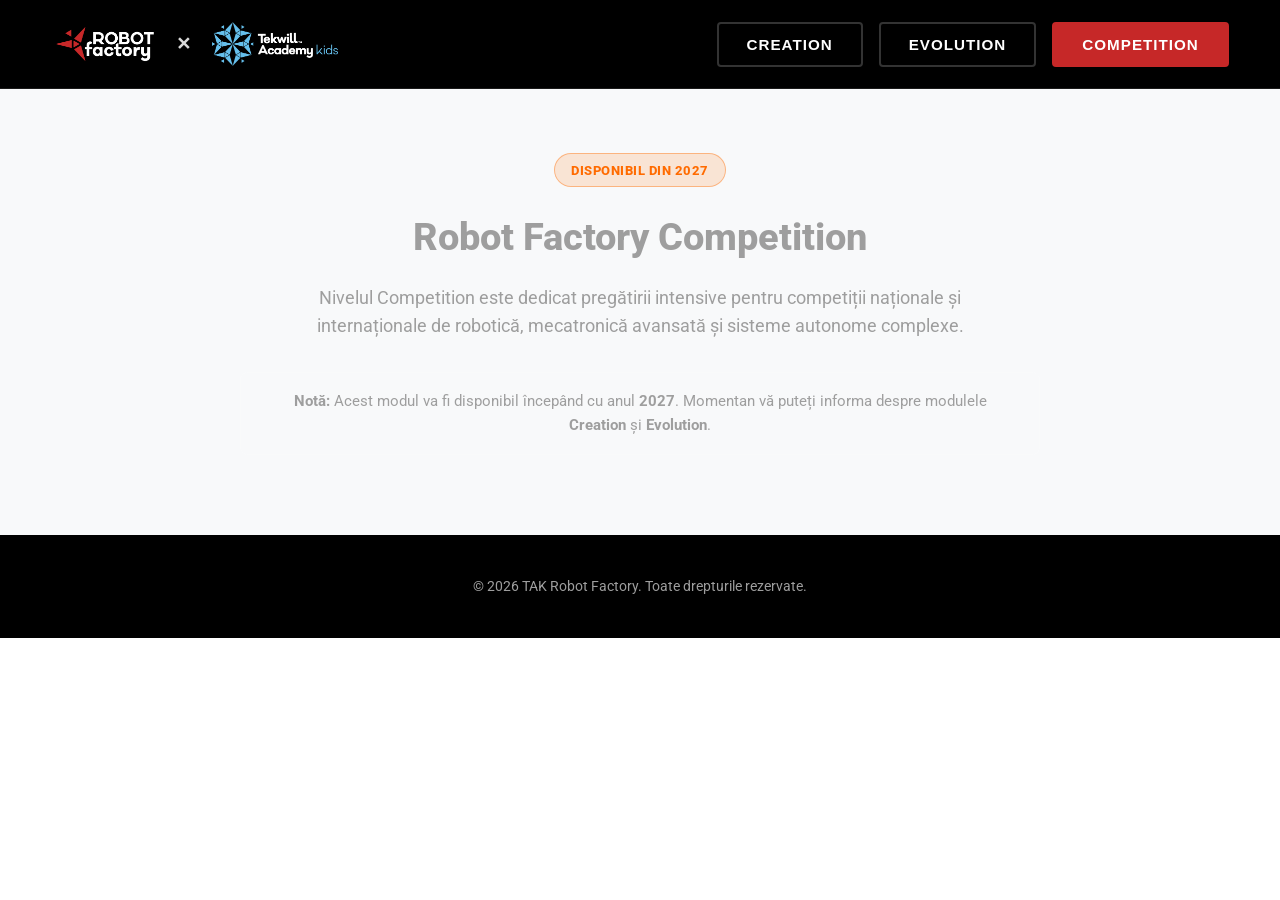
<file: factory/competition/index.html>
<!DOCTYPE html>
<html lang="ro">
<head>
  <meta charset="UTF-8">
  <meta name="viewport" content="width=device-width, initial-scale=1.0">
  <meta name="description" content="TAK Robot Factory Competition - Pregătire intensiv competitivă pentru competiții naționale și internaționale de robotică (Disponibil din 2027).">
  <meta name="keywords" content="TAK Robot Factory Competition, mecatronică avansată, competiții robotică">
  <meta name="author" content="TAK Academy">
  <meta name="robots" content="index, follow">
  <title>TAK Robot Factory Competition | Modul Competițional (Din 2027)</title>

  <!-- Favicon -->
  <link rel="icon" type="image/png" href="../favicon.png">

  <!-- Open Graph / Chat Link Sharing Preview (WhatsApp, Telegram, Facebook, Viber, iMessage) -->
  <meta property="og:type" content="website">
  <meta property="og:site_name" content="TAK Academy">
  <meta property="og:title" content="TAK Robot Factory Competition (Din 2027)">
  <meta property="og:description" content="Pregătire intensivă pentru competiții naționale și internaționale de robotică și mecatronică avansată.">
  <meta property="og:image" content="../robotfactory_preview_card.png">
  <meta property="og:image:width" content="1200">
  <meta property="og:image:height" content="630">
  <meta property="og:image:type" content="image/png">

  <!-- Twitter / Social Card -->
  <meta name="twitter:card" content="summary_large_image">
  <meta name="twitter:title" content="TAK Robot Factory Competition (Din 2027)">
  <meta name="twitter:description" content="Pregătire intensivă pentru competiții naționale și internaționale de robotică și mecatronică avansată.">
  <meta name="twitter:image" content="../robotfactory_preview_card.png">

  <script>
    window.location.replace('../#competition');
  </script>
</head>
<body>
  <p>Se redirecționează către <a href="../#competition">TAK Robot Factory Competition</a>...</p>
</body>
</html>
</file>
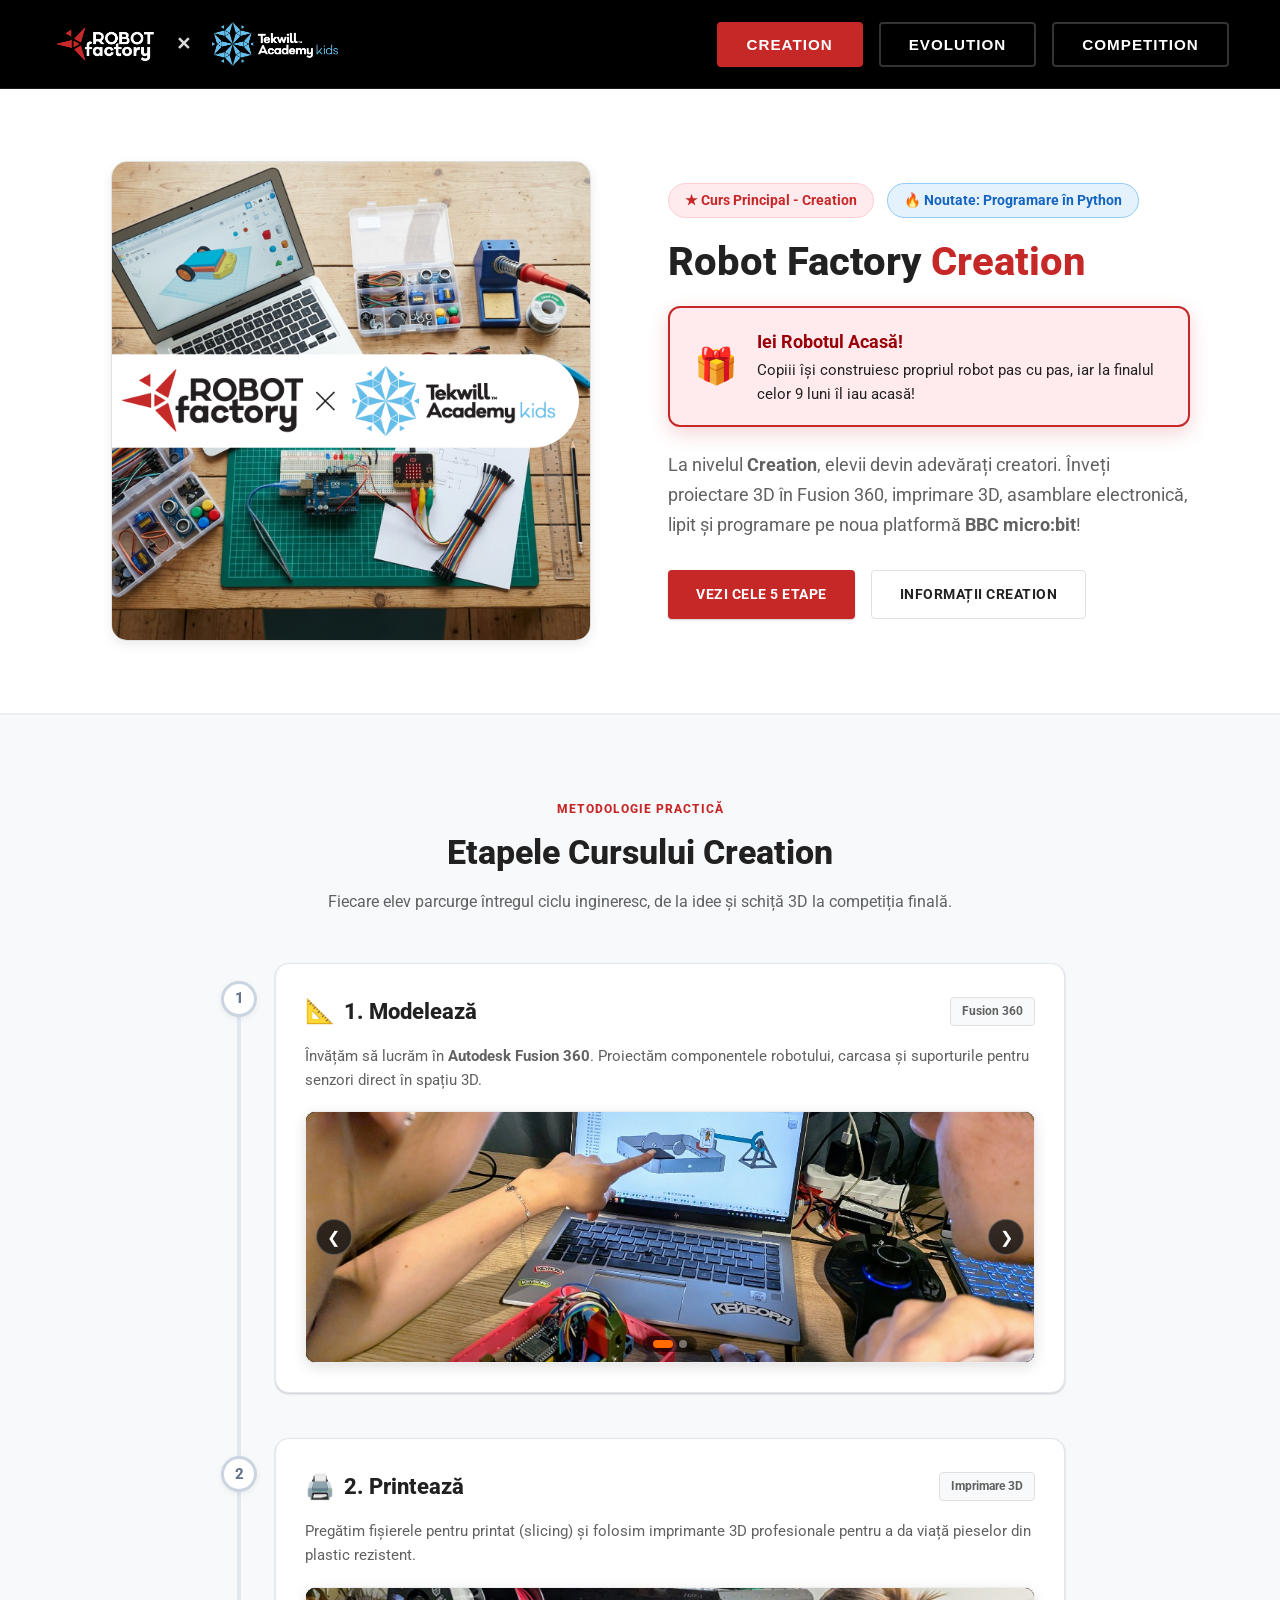
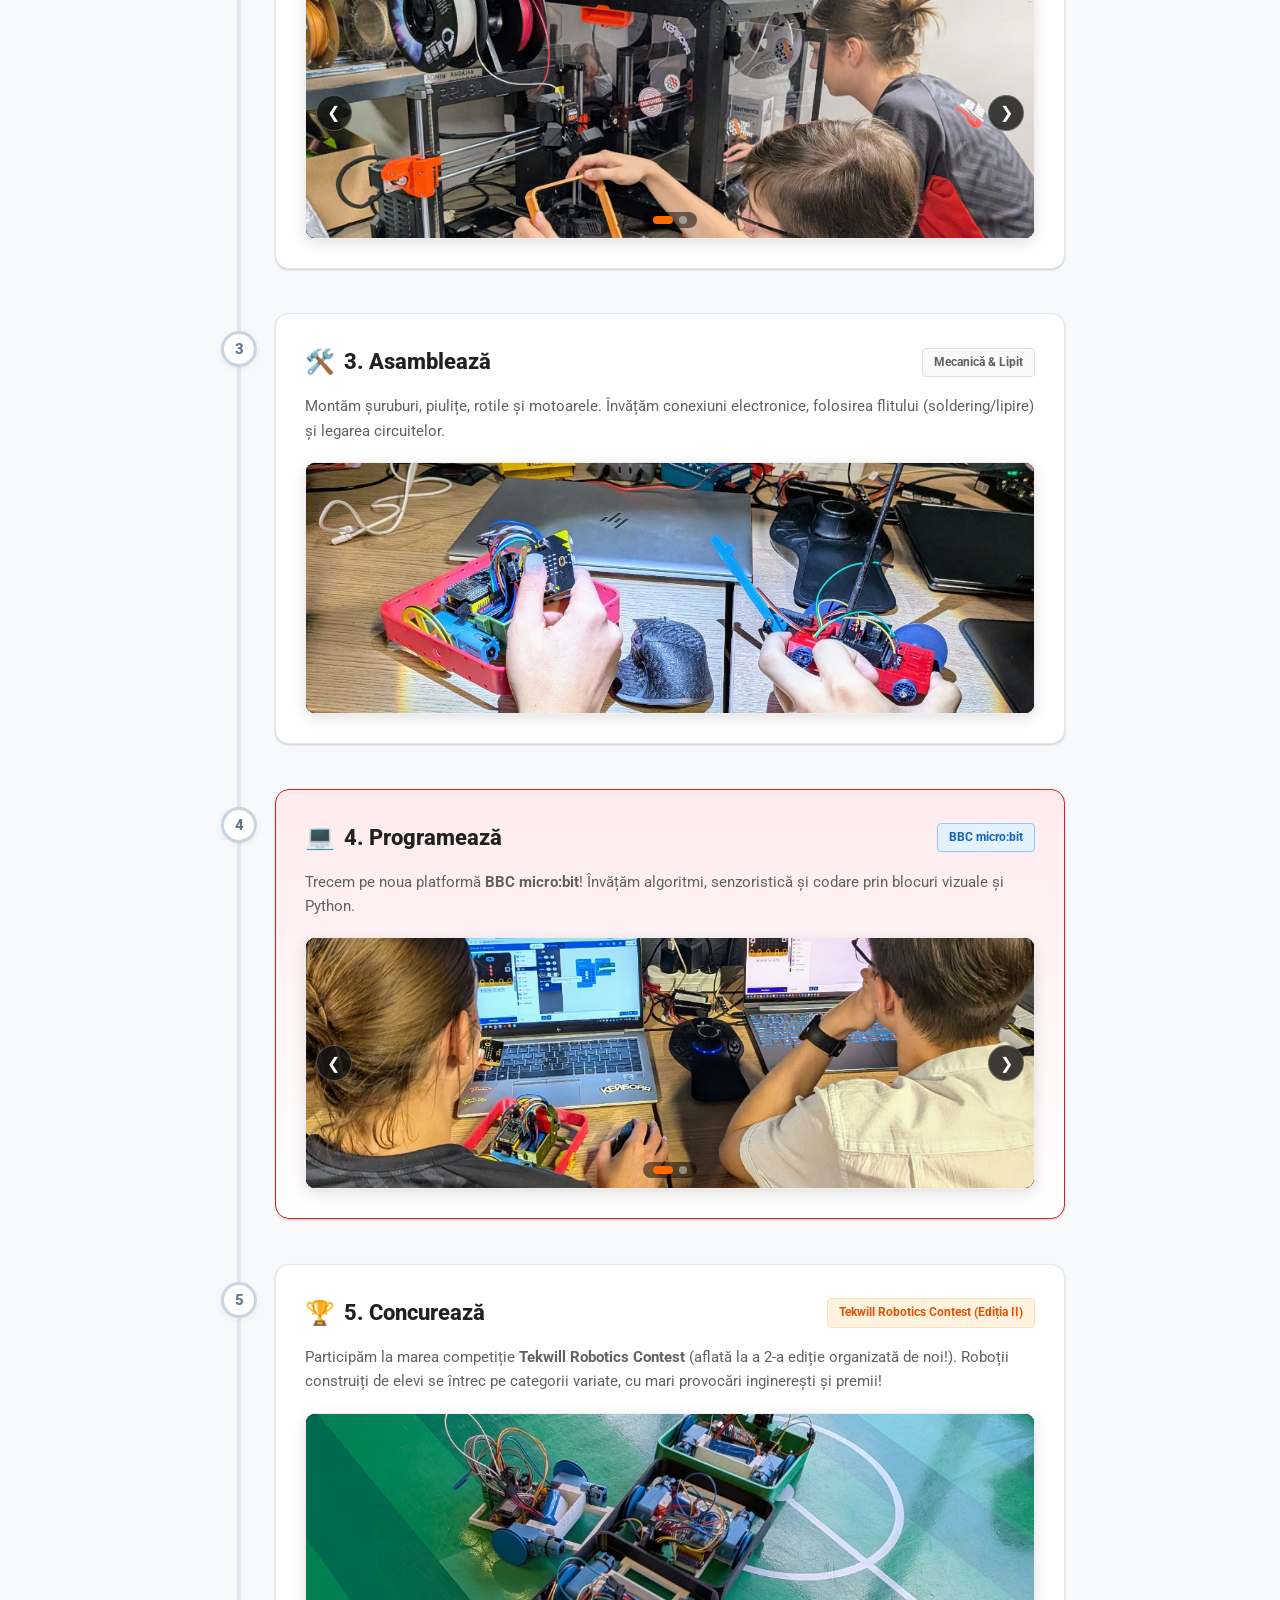
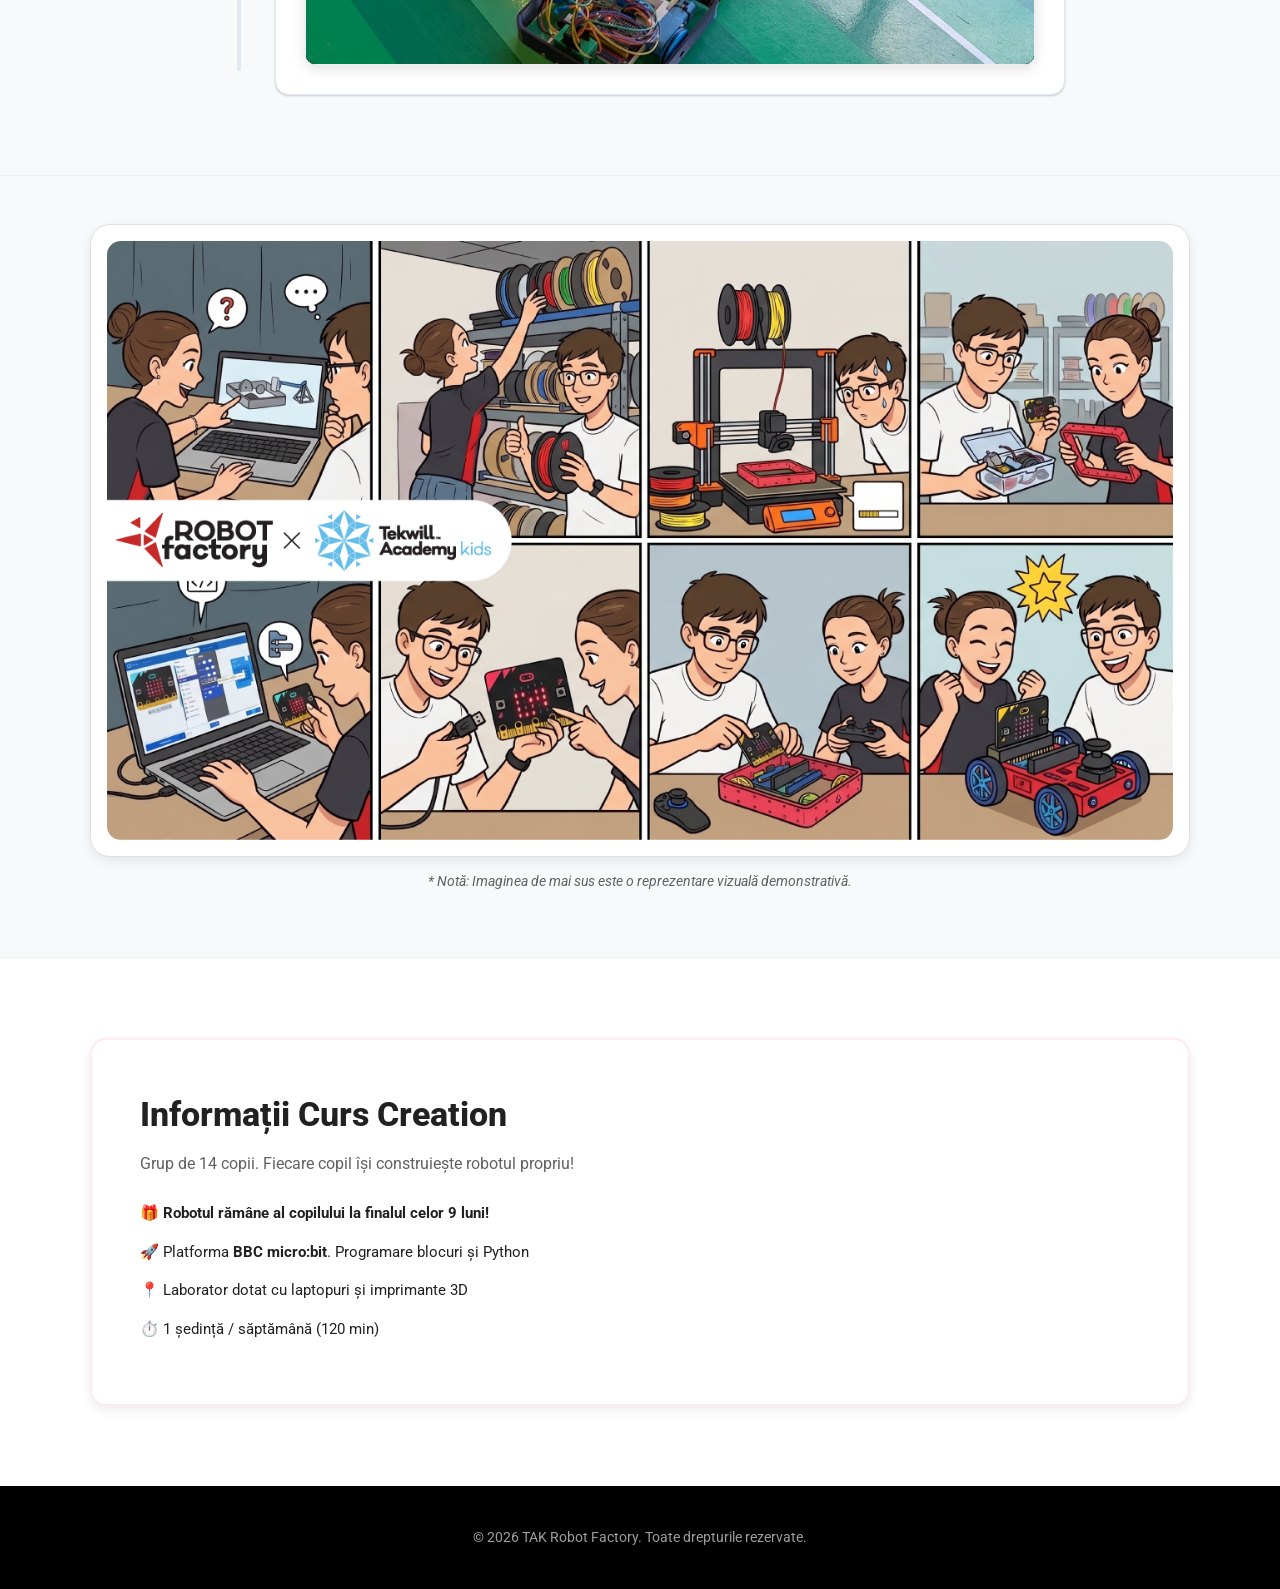
<file: factory/creation/index.html>
<!DOCTYPE html>
<html lang="ro">
<head>
  <meta charset="UTF-8">
  <meta name="viewport" content="width=device-width, initial-scale=1.0">
  <meta name="description" content="TAK Robot Factory Creation (10-16 ani) - Înveți proiectare 3D, electronice, lipit și programare Python pe BBC micro:bit. Iei robotul acasă!">
  <meta name="keywords" content="TAK Robot Factory Creation, mecatronică, BBC micro:bit, Python, imprimare 3D, mecatronică copii">
  <meta name="author" content="TAK Academy">
  <meta name="robots" content="index, follow">
  <title>TAK Robot Factory Creation | Robotică & Programare Python</title>

  <!-- Favicon -->
  <link rel="icon" type="image/png" href="../favicon.png">

  <!-- Open Graph / Chat Link Sharing Preview (WhatsApp, Telegram, Facebook, Viber, iMessage) -->
  <meta property="og:type" content="website">
  <meta property="og:site_name" content="TAK Academy">
  <meta property="og:title" content="TAK Robot Factory Creation (10-16 ani)">
  <meta property="og:description" content="Construiește propriul robot pe noua platformă BBC micro:bit și programare Python pe care îl iei acasă la finalul celor 9 luni!">
  <meta property="og:image" content="../robotfactory_preview_card.png">
  <meta property="og:image:width" content="1200">
  <meta property="og:image:height" content="630">
  <meta property="og:image:type" content="image/png">

  <!-- Twitter / Social Card -->
  <meta name="twitter:card" content="summary_large_image">
  <meta name="twitter:title" content="TAK Robot Factory Creation (10-16 ani)">
  <meta name="twitter:description" content="Construiește propriul robot pe noua platformă BBC micro:bit și programare Python pe care îl iei acasă la finalul celor 9 luni!">
  <meta name="twitter:image" content="../robotfactory_preview_card.png">

  <script>
    window.location.replace('../#creation');
  </script>
</head>
<body>
  <p>Se redirecționează către <a href="../#creation">TAK Robot Factory Creation</a>...</p>
</body>
</html>
</file>
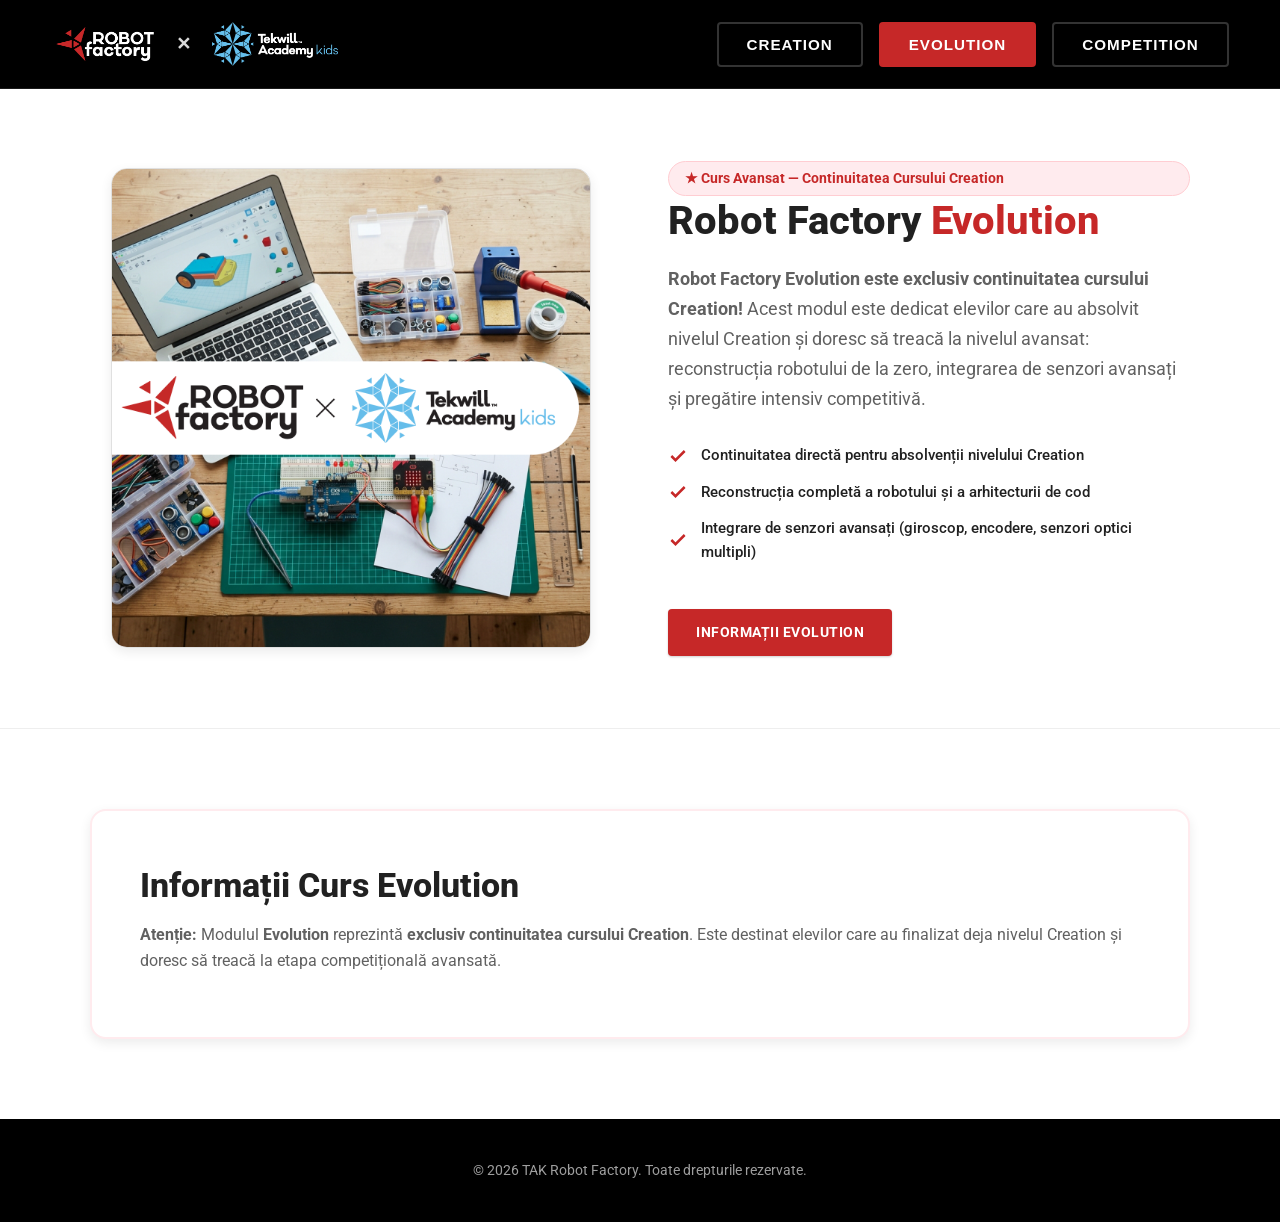
<file: factory/evolution/index.html>
<!DOCTYPE html>
<html lang="ro">
<head>
  <meta charset="UTF-8">
  <meta name="viewport" content="width=device-width, initial-scale=1.0">
  <meta name="description" content="TAK Robot Factory Evolution - Continuitatea exclusivă a cursului Creation: reconstrucția robotului, senzori avansați și pregătire competitivă.">
  <meta name="keywords" content="TAK Robot Factory Evolution, robotică avansată, senzori optici, encodere, competiții robotică">
  <meta name="author" content="TAK Academy">
  <meta name="robots" content="index, follow">
  <title>TAK Robot Factory Evolution | Continuitatea Cursului Creation</title>

  <!-- Favicon -->
  <link rel="icon" type="image/png" href="../favicon.png">

  <!-- Open Graph / Chat Link Sharing Preview (WhatsApp, Telegram, Facebook, Viber, iMessage) -->
  <meta property="og:type" content="website">
  <meta property="og:site_name" content="TAK Academy">
  <meta property="og:title" content="TAK Robot Factory Evolution (Curs Avansat)">
  <meta property="og:description" content="Continuitatea exclusivă a cursului Creation: reconstrucția robotului de la zero, senzori avansați și pregătire intensiv competitivă.">
  <meta property="og:image" content="../robotfactory_preview_card.png">
  <meta property="og:image:width" content="1200">
  <meta property="og:image:height" content="630">
  <meta property="og:image:type" content="image/png">

  <!-- Twitter / Social Card -->
  <meta name="twitter:card" content="summary_large_image">
  <meta name="twitter:title" content="TAK Robot Factory Evolution (Curs Avansat)">
  <meta name="twitter:description" content="Continuitatea exclusivă a cursului Creation: reconstrucția robotului de la zero, senzori avansați și pregătire intensiv competitivă.">
  <meta name="twitter:image" content="../robotfactory_preview_card.png">

  <script>
    window.location.replace('../#evolution');
  </script>
</head>
<body>
  <p>Se redirecționează către <a href="../#evolution">TAK Robot Factory Evolution</a>...</p>
</body>
</html>
</file>
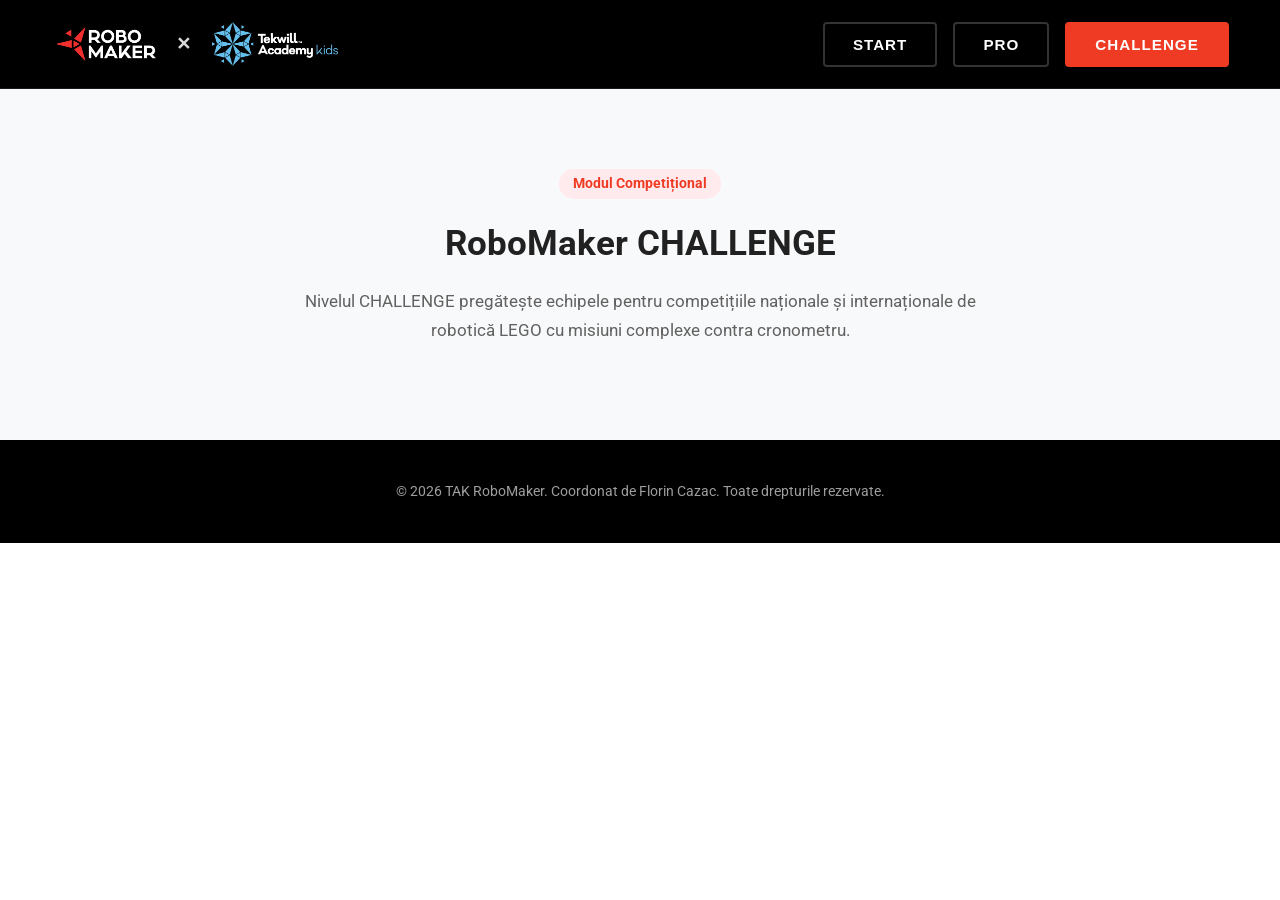
<file: robomaker/challenge/index.html>
<!DOCTYPE html>
<html lang="ro">
<head>
  <meta charset="UTF-8">
  <meta name="viewport" content="width=device-width, initial-scale=1.0">
  <meta name="description" content="TAK RoboMaker CHALLENGE - Modul competițional ce pregătește echipele pentru competiții naționale și internaționale de robotică LEGO.">
  <meta name="keywords" content="TAK RoboMaker CHALLENGE, competiții LEGO, Florin Cazac">
  <meta name="author" content="TAK Academy">
  <meta name="robots" content="index, follow">
  <title>TAK RoboMaker CHALLENGE | Competiții LEGO</title>

  <!-- Favicon -->
  <link rel="icon" type="image/png" href="../favicon.png">

  <!-- Open Graph / Chat Link Sharing Preview (WhatsApp, Telegram, Facebook, Viber, iMessage) -->
  <meta property="og:type" content="website">
  <meta property="og:site_name" content="TAK Academy">
  <meta property="og:title" content="TAK RoboMaker CHALLENGE (Modul Competițional)">
  <meta property="og:description" content="Misiuni complexe contra cronometru și pregătire pentru competițiile naționale și internaționale de robotică LEGO.">
  <meta property="og:image" content="../robomaker_preview_card.png">
  <meta property="og:image:width" content="1200">
  <meta property="og:image:height" content="630">
  <meta property="og:image:type" content="image/png">

  <!-- Twitter / Social Card -->
  <meta name="twitter:card" content="summary_large_image">
  <meta name="twitter:title" content="TAK RoboMaker CHALLENGE (Modul Competițional)">
  <meta name="twitter:description" content="Misiuni complexe contra cronometru și pregătire pentru competițiile naționale și internaționale de robotică LEGO.">
  <meta name="twitter:image" content="../robomaker_preview_card.png">

  <script>
    window.location.replace('../#challenge');
  </script>
</head>
<body>
  <p>Se redirecționează către <a href="../#challenge">TAK RoboMaker CHALLENGE</a>...</p>
</body>
</html>
</file>
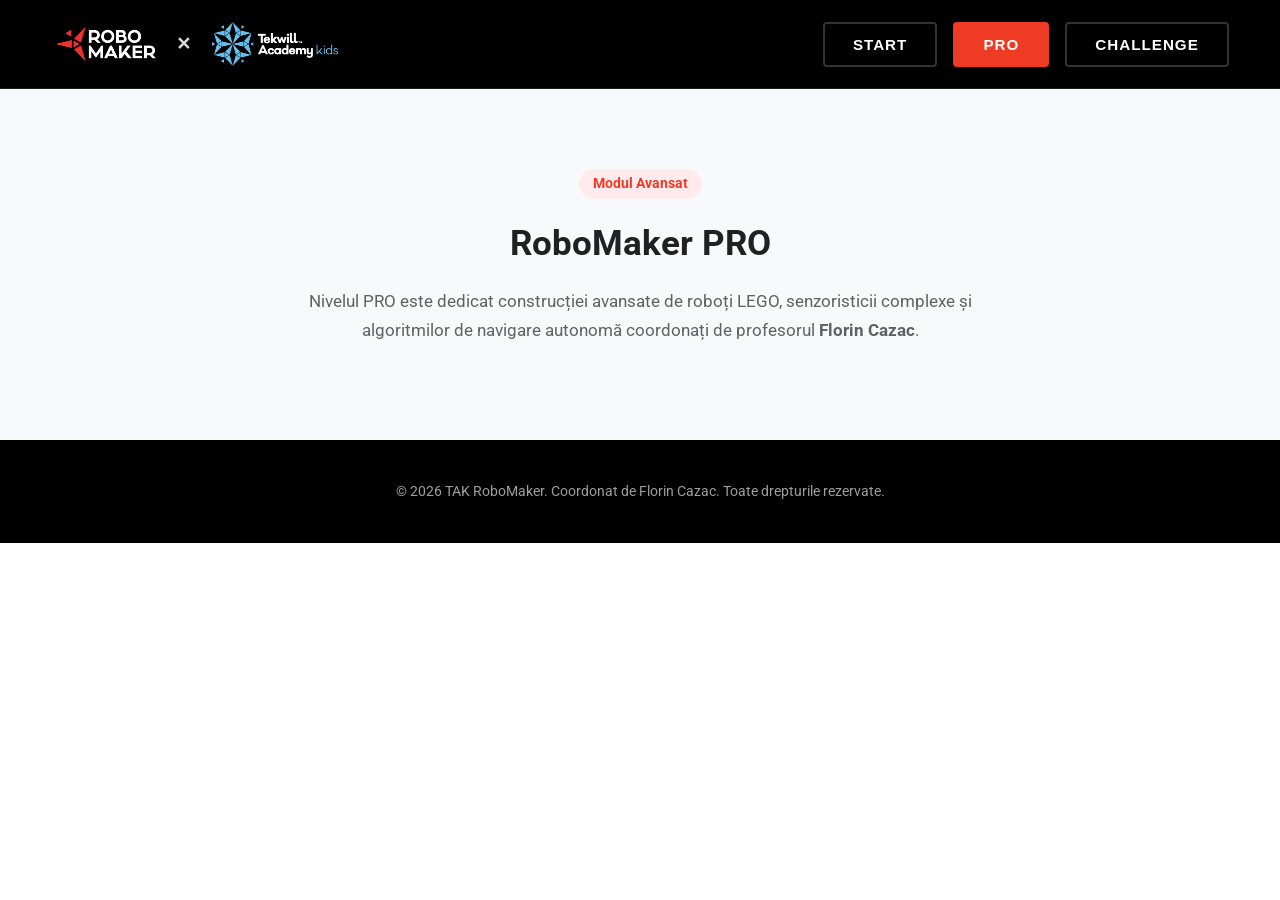
<file: robomaker/pro/index.html>
<!DOCTYPE html>
<html lang="ro">
<head>
  <meta charset="UTF-8">
  <meta name="viewport" content="width=device-width, initial-scale=1.0">
  <meta name="description" content="TAK RoboMaker PRO - Nivel avansat de construcție roboți LEGO, senzoristică complexă și algoritmi de navigare autonomă coordonați de profesorul Florin Cazac.">
  <meta name="keywords" content="TAK RoboMaker PRO, robotică LEGO avansată, Florin Cazac">
  <meta name="author" content="TAK Academy">
  <meta name="robots" content="index, follow">
  <title>TAK RoboMaker PRO | Robotică LEGO Avansată</title>

  <!-- Favicon -->
  <link rel="icon" type="image/png" href="../favicon.png">

  <!-- Open Graph / Chat Link Sharing Preview (WhatsApp, Telegram, Facebook, Viber, iMessage) -->
  <meta property="og:type" content="website">
  <meta property="og:site_name" content="TAK Academy">
  <meta property="og:title" content="TAK RoboMaker PRO (Modul Avansat)">
  <meta property="og:description" content="Construcție avansată de roboți LEGO, senzoristică complexă și algoritmi de navigare autonomă coordonați de profesorul Florin Cazac.">
  <meta property="og:image" content="../robomaker_preview_card.png">
  <meta property="og:image:width" content="1200">
  <meta property="og:image:height" content="630">
  <meta property="og:image:type" content="image/png">

  <!-- Twitter / Social Card -->
  <meta name="twitter:card" content="summary_large_image">
  <meta name="twitter:title" content="TAK RoboMaker PRO (Modul Avansat)">
  <meta name="twitter:description" content="Construcție avansată de roboți LEGO, senzoristică complexă și algoritmi de navigare autonomă coordonați de profesorul Florin Cazac.">
  <meta name="twitter:image" content="../robomaker_preview_card.png">

  <script>
    window.location.replace('../#pro');
  </script>
</head>
<body>
  <p>Se redirecționează către <a href="../#pro">TAK RoboMaker PRO</a>...</p>
</body>
</html>
</file>
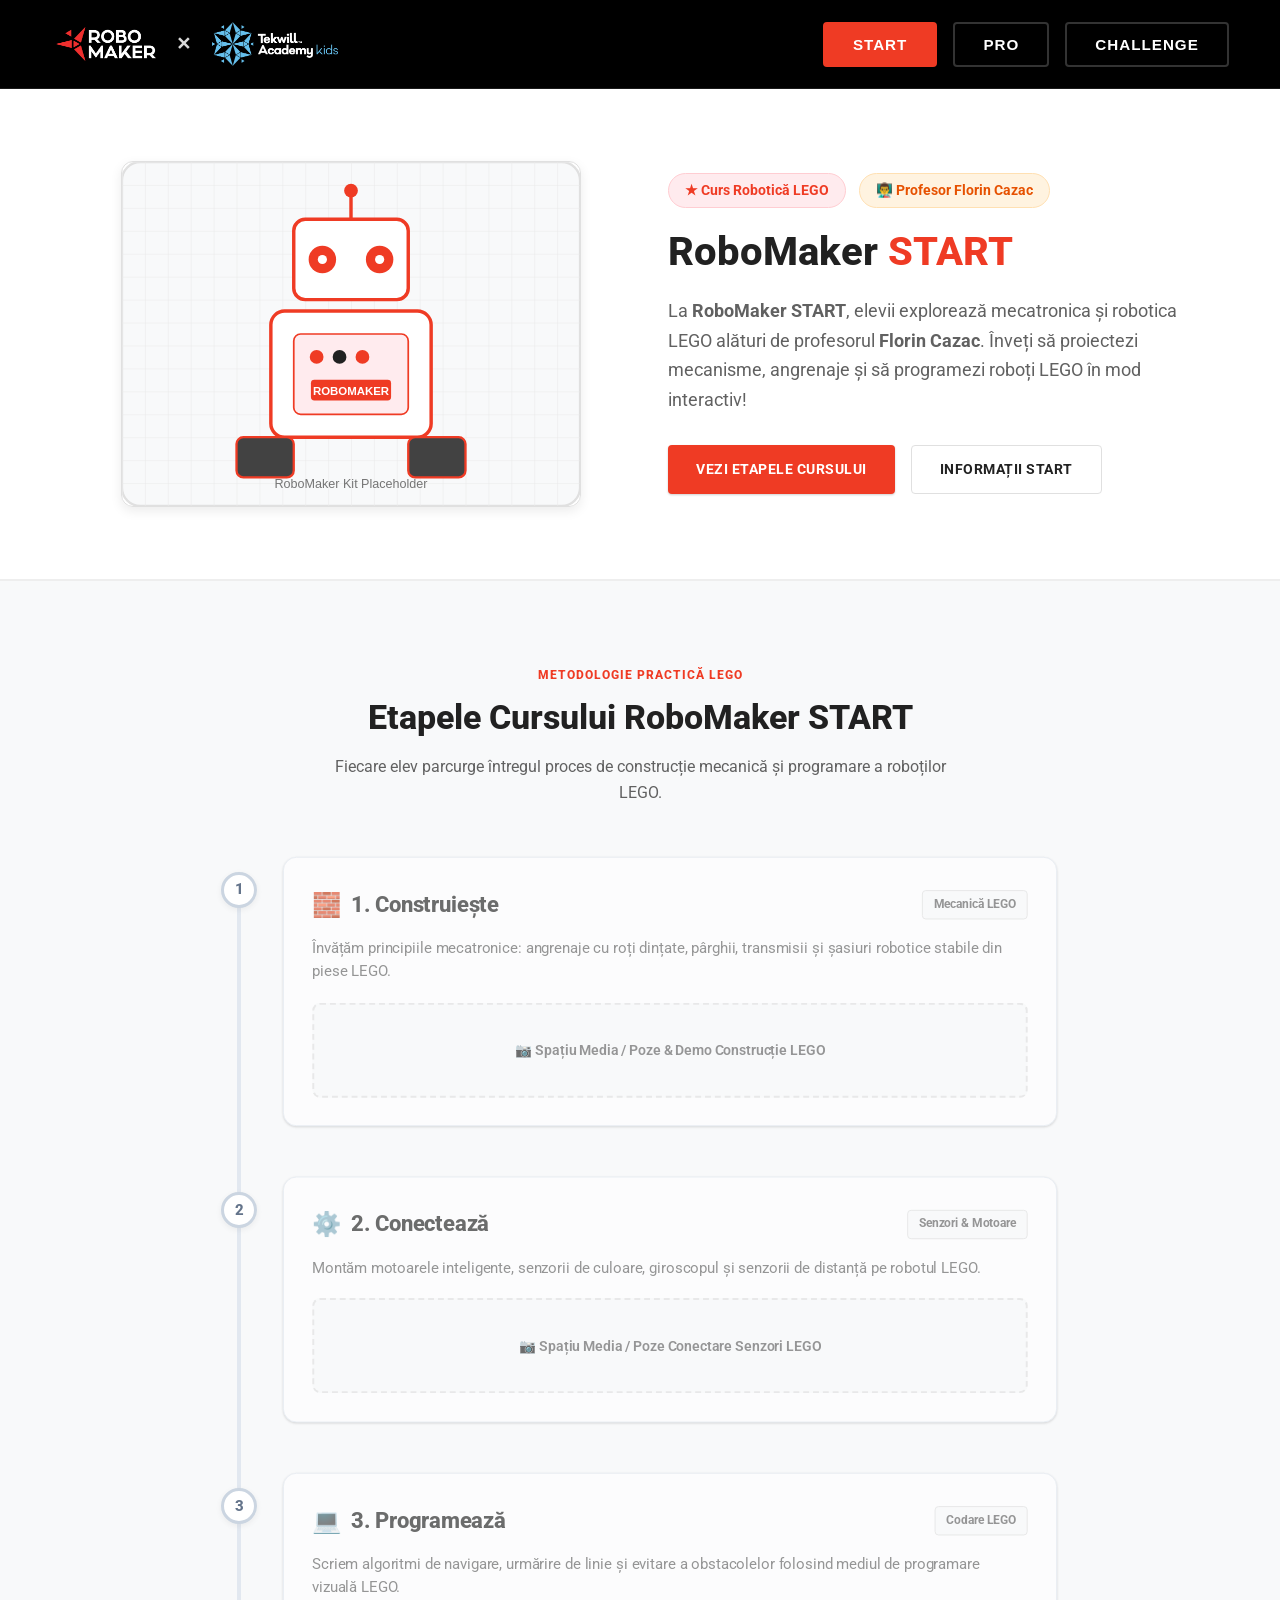
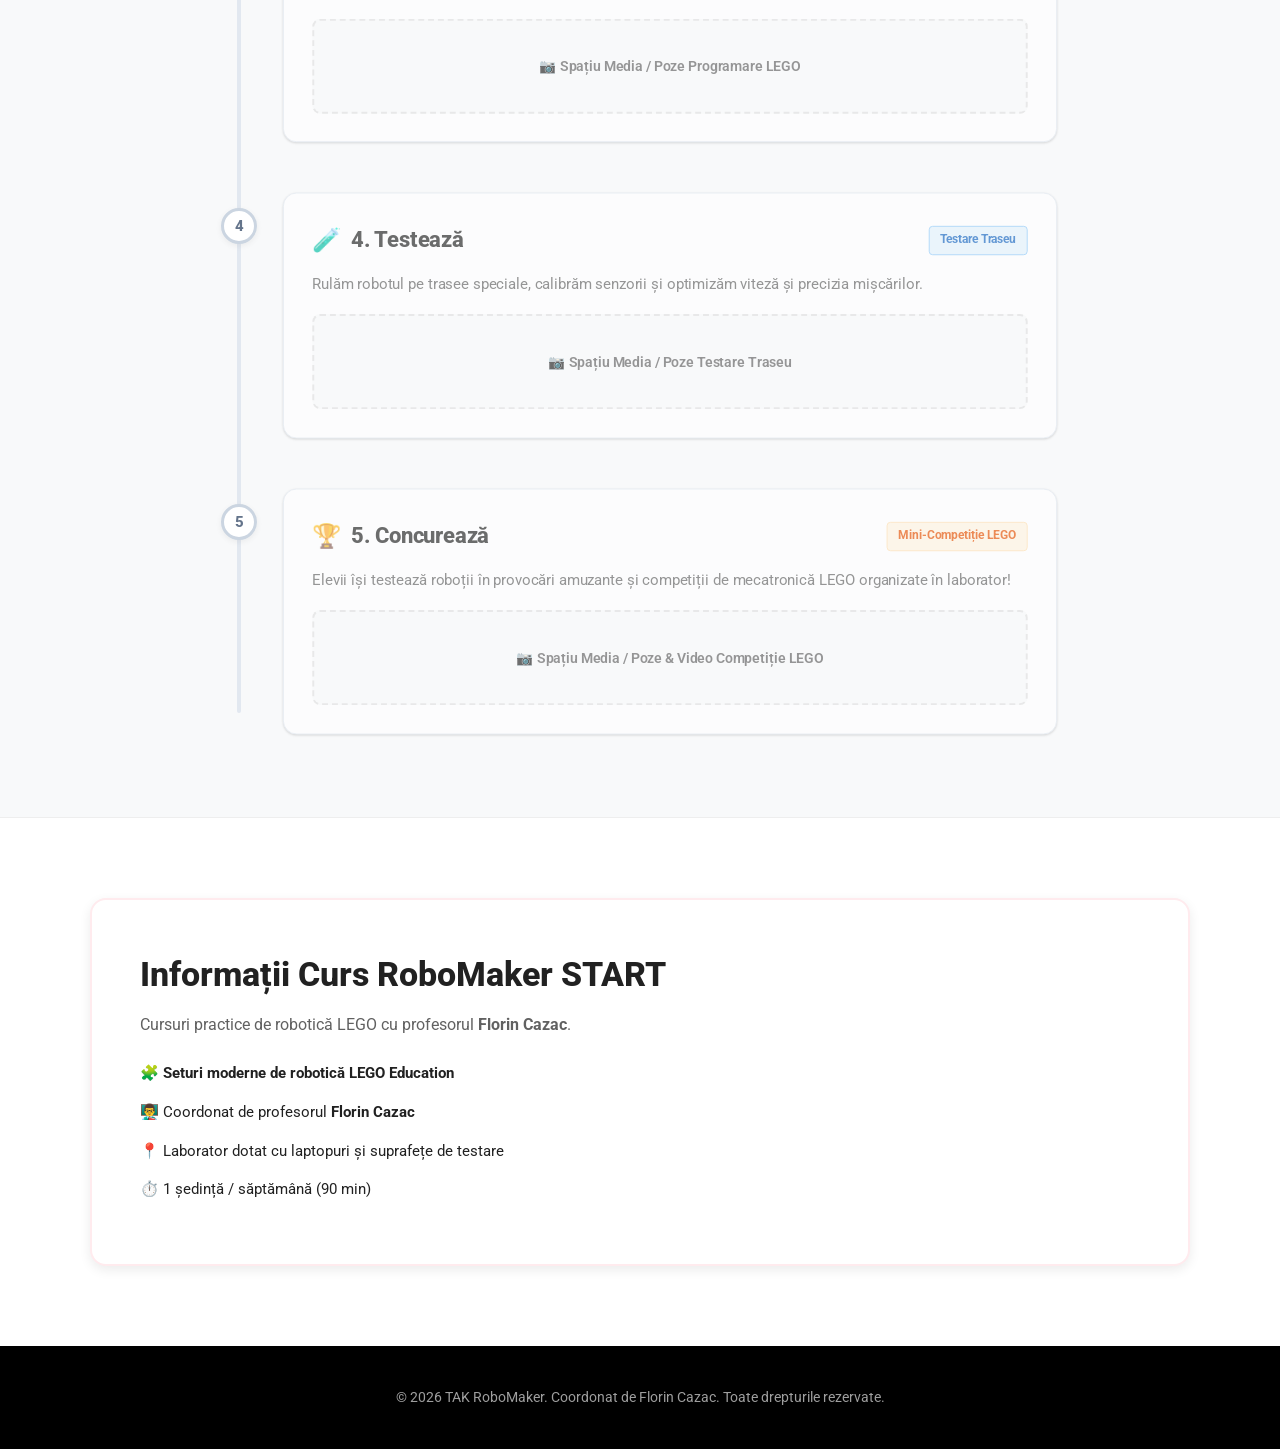
<file: robomaker/start/index.html>
<!DOCTYPE html>
<html lang="ro">
<head>
  <meta charset="UTF-8">
  <meta name="viewport" content="width=device-width, initial-scale=1.0">
  <meta name="description" content="TAK RoboMaker START (9+ ani) - Cursuri practice de robotică LEGO coordonate de profesorul Florin Cazac. Înveți mecatronică, programare și mecanică LEGO!">
  <meta name="keywords" content="TAK RoboMaker START, robotică LEGO, Florin Cazac, Mindstorms, SPIKE Prime">
  <meta name="author" content="TAK Academy">
  <meta name="robots" content="index, follow">
  <title>TAK RoboMaker START | Robotică LEGO cu Florin Cazac (9+ ani)</title>

  <!-- Favicon -->
  <link rel="icon" type="image/png" href="../favicon.png">

  <!-- Open Graph / Chat Link Sharing Preview (WhatsApp, Telegram, Facebook, Viber, iMessage) -->
  <meta property="og:type" content="website">
  <meta property="og:site_name" content="TAK Academy">
  <meta property="og:title" content="TAK RoboMaker START (9+ ani)">
  <meta property="og:description" content="Cursuri practice de robotică LEGO Education coordonate de profesorul Florin Cazac. Înveți mecatronică, programare și mecanică LEGO!">
  <meta property="og:image" content="../robomaker_preview_card.png">
  <meta property="og:image:width" content="1200">
  <meta property="og:image:height" content="630">
  <meta property="og:image:type" content="image/png">

  <!-- Twitter / Social Card -->
  <meta name="twitter:card" content="summary_large_image">
  <meta name="twitter:title" content="TAK RoboMaker START (9+ ani)">
  <meta name="twitter:description" content="Cursuri practice de robotică LEGO Education coordonate de profesorul Florin Cazac. Înveți mecatronică, programare și mecanică LEGO!">
  <meta name="twitter:image" content="../robomaker_preview_card.png">

  <script>
    window.location.replace('../#start');
  </script>
</head>
<body>
  <p>Se redirecționează către <a href="../#start">TAK RoboMaker START</a>...</p>
</body>
</html>
</file>
<file: style.css>
/* ==========================================================================
   TAK Academy - Main Portal Styles (curs.tak.md)
   Design System: Material Design (Orange, White, Black Palette)
   ========================================================================== */

:root {
  --primary-orange: #FF6B00;
  --primary-orange-hover: #E05E00;
  --bg-dark: #121212;
  --bg-surface: #1E1E1E;
  --bg-light: #F5F5F5;
  --text-light: #FFFFFF;
  --text-dark: #121212;
  --text-muted: #9E9E9E;
  --border-dark: #2A2A2A;
  --font-family: 'Roboto', -apple-system, BlinkMacSystemFont, 'Segoe UI', sans-serif;
  --radius-sm: 4px;
  --radius-md: 8px;
  --radius-lg: 16px;
  --shadow-elevation-1: 0 2px 4px rgba(0,0,0,0.2);
  --shadow-elevation-2: 0 4px 12px rgba(0,0,0,0.3);
  --shadow-elevation-3: 0 8px 24px rgba(255, 107, 0, 0.15);
  --transition: all 0.25s cubic-bezier(0.4, 0, 0.2, 1);
}

* {
  box-sizing: border-box;
  margin: 0;
  padding: 0;
}

body {
  font-family: var(--font-family);
  background-color: var(--bg-dark);
  color: var(--text-light);
  line-height: 1.6;
  -webkit-font-smoothing: antialiased;
}

.container {
  max-width: 1200px;
  margin: 0 auto;
  padding: 0 1.5rem;
}

/* Header */
#header {
  background-color: var(--bg-surface);
  border-bottom: 1px solid var(--border-dark);
  position: sticky;
  top: 0;
  z-index: 100;
  box-shadow: var(--shadow-elevation-1);
}

.dashboard-body {
  min-height: 100vh;
  display: flex;
  flex-direction: column;
  justify-content: space-between;
}

.dashboard-header-container {
  justify-content: center;
  height: 80px;
}

.dashboard-main {
  flex: 1;
  display: flex;
  align-items: center;
  justify-content: center;
  padding: 4rem 0;
}

.dashboard-footer {
  padding: 1.5rem 0;
  border-top: 1px solid var(--border-dark);
}

.header-container {
  display: flex;
  justify-content: space-between;
  align-items: center;
  height: 80px;
  max-width: 1200px;
  margin: 0 auto;
  padding: 0 1.5rem;
}

.logo {
  display: flex;
  align-items: center;
  gap: 0.6rem;
  text-decoration: none;
  color: var(--text-light);
  font-weight: 700;
  font-size: 1.25rem;
}

.logo-badge {
  background-color: var(--primary-orange);
  color: #FFFFFF;
  padding: 0.25rem 0.6rem;
  border-radius: var(--radius-sm);
  font-weight: 900;
  letter-spacing: 1px;
}

.nav-links {
  display: flex;
  gap: 1.5rem;
}

.nav-links a {
  color: var(--text-muted);
  text-decoration: none;
  font-weight: 500;
  transition: var(--transition);
}

.nav-links a:hover {
  color: var(--primary-orange);
}

/* Hero Section */
.hero {
  padding: 5rem 0 4rem;
  text-align: center;
  background: radial-gradient(circle at center top, rgba(255, 107, 0, 0.12) 0%, rgba(18, 18, 18, 1) 70%);
}

.hero-badge {
  display: inline-block;
  background-color: rgba(255, 107, 0, 0.15);
  color: var(--primary-orange);
  border: 1px solid var(--primary-orange);
  padding: 0.35rem 1rem;
  border-radius: 50px;
  font-size: 0.85rem;
  font-weight: 600;
  letter-spacing: 0.5px;
  margin-bottom: 1.5rem;
}

.hero-title {
  font-size: 2.75rem;
  font-weight: 800;
  line-height: 1.2;
  margin-bottom: 1.2rem;
  max-width: 800px;
  margin-left: auto;
  margin-right: auto;
}

.hero-title span {
  color: var(--primary-orange);
}

.hero-desc {
  font-size: 1.15rem;
  color: var(--text-muted);
  max-width: 680px;
  margin: 0 auto 2.2rem;
}

/* Buttons */
.btn {
  display: inline-flex;
  align-items: center;
  justify-content: center;
  padding: 0.8rem 1.8rem;
  border-radius: var(--radius-md);
  font-weight: 600;
  text-decoration: none;
  transition: var(--transition);
  cursor: pointer;
  border: none;
}

.btn-primary {
  background-color: var(--primary-orange);
  color: #FFFFFF;
  box-shadow: var(--shadow-elevation-2);
}

.btn-primary:hover {
  background-color: var(--primary-orange-hover);
  box-shadow: var(--shadow-elevation-3);
  transform: translateY(-2px);
}

/* Courses Grid */
.courses-section {
  padding: 4rem 0;
}

.section-header {
  text-align: center;
  margin-bottom: 3rem;
}

.section-title {
  font-size: 2rem;
  font-weight: 700;
  margin-bottom: 0.5rem;
}

.section-subtitle {
  color: var(--text-muted);
  font-size: 1rem;
}

/* Dashboard Body & Centered Logo */
.dashboard-body {
  min-height: 100vh;
  display: flex;
  flex-direction: column;
  justify-content: center;
  align-items: center;
  background-color: var(--bg-dark);
}

.dashboard-main {
  width: 100%;
  padding: 3rem 0;
}

.portal-brand-hero {
  text-align: center;
  margin-bottom: 3.5rem;
}

.portal-main-logo {
  height: 115px;
  width: auto;
  max-width: 90%;
  object-fit: contain;
  filter: drop-shadow(0 6px 20px rgba(0, 0, 0, 0.5));
  transition: transform 0.3s cubic-bezier(0.4, 0, 0.2, 1);
}

.portal-main-logo:hover {
  transform: scale(1.04);
}

.courses-grid {
  display: grid;
  grid-template-columns: repeat(auto-fit, minmax(250px, 1fr));
  gap: 2rem 1.5rem;
  max-width: 1140px;
  margin: 0 auto;
}

.course-card-simple {
  background: transparent;
  border: none;
  border-radius: var(--radius-lg);
  padding: 0.8rem 0.6rem;
  display: flex;
  flex-direction: column;
  align-items: center;
  text-align: center;
  text-decoration: none;
  color: var(--text-light);
  transition: var(--transition);
  box-shadow: none;
  position: relative;
}

.course-card-simple:hover {
  transform: translateY(-4px);
  box-shadow: none;
}

/* Enlarged Logos */
.card-logo-wrapper {
  height: 100px;
  width: 100%;
  display: flex;
  align-items: center;
  justify-content: center;
  margin-bottom: 0.8rem;
}

.card-logo-img {
  max-height: 95px;
  max-width: 92%;
  width: auto;
  object-fit: contain;
  filter: drop-shadow(0 4px 12px rgba(0,0,0,0.3));
  transition: transform 0.3s ease;
}

.course-card-simple:hover .card-logo-img {
  transform: scale(1.06);
}

/* Direction Age Pills matching exact color palette */
.card-age-pill {
  display: inline-block;
  font-size: 0.78rem;
  font-weight: 800;
  padding: 0.3rem 0.95rem;
  border-radius: 50px;
  background-color: #1A1A1A;
  color: var(--primary-orange);
  border: 1.5px solid rgba(255, 107, 0, 0.4);
  margin-bottom: 0.6rem;
  letter-spacing: 0.5px;
  text-transform: uppercase;
  box-shadow: 0 3px 10px rgba(0, 0, 0, 0.35);
  transition: var(--transition);
}

/* 1. Milo (Yellow) */
.pill-milo {
  color: #FBC02D;
  border-color: rgba(251, 192, 45, 0.45);
}

/* 2. RoboMaker (Red) */
.pill-robomaker {
  color: #EF3B24;
  border-color: rgba(239, 59, 36, 0.45);
}

/* 3. Robot Factory (Pink/Cherry Red) */
.pill-rf {
  color: #E91E63;
  border-color: rgba(233, 30, 99, 0.45);
}

/* 4. 10 La Bac (Blue) */
.pill-bac {
  color: #42A5F5;
  border-color: rgba(66, 165, 245, 0.45);
}

/* 5. 3D School (Orange) */
.pill-3d {
  color: #FF6B00;
  border-color: rgba(255, 107, 0, 0.45);
}

/* 6. Digital School (Green) */
.pill-digital {
  color: #4CAF50;
  border-color: rgba(76, 175, 80, 0.45);
}

/* 7. Creative School (Purple) */
.pill-creative {
  color: #AB47BC;
  border-color: rgba(171, 71, 188, 0.45);
}

/* 8. Business School (Dark Gold / Old Money) */
.pill-business {
  color: #D4AF37;
  border-color: rgba(212, 175, 55, 0.45);
  background-color: rgba(212, 175, 55, 0.1);
}

.course-card-simple:hover .card-age-pill {
  box-shadow: 0 6px 18px rgba(0, 0, 0, 0.6);
  transform: translateY(-2px);
}

.card-info-simple {
  margin-bottom: 0;
}

.card-mentor-simple {
  font-size: 0.92rem;
  color: var(--text-muted);
  font-weight: 500;
  margin: 0;
}

.card-btn-simple {
  width: 100%;
  padding: 0.8rem 1.5rem;
}

.btn-rf {
  background-color: #C62828;
  color: #FFFFFF;
}

.btn-rf:hover {
  background-color: #9A0007;
  color: #FFFFFF;
  box-shadow: 0 4px 12px rgba(198, 40, 40, 0.4);
}

.btn-robomaker {
  background-color: #EF3B24;
  color: #FFFFFF;
}

.btn-robomaker:hover {
  background-color: #D32F2F;
  color: #FFFFFF;
  box-shadow: 0 4px 12px rgba(239, 59, 36, 0.4);
}

.course-card-disabled {
  opacity: 0.6;
}

.card-header {
  display: flex;
  justify-content: space-between;
  align-items: center;
  margin-bottom: 1.2rem;
}

.card-tag {
  font-size: 0.75rem;
  font-weight: 700;
  padding: 0.2rem 0.6rem;
  border-radius: var(--radius-sm);
  text-transform: uppercase;
}

.tag-active {
  background-color: rgba(255, 107, 0, 0.2);
  color: var(--primary-orange);
}

.tag-wip {
  background-color: rgba(255, 255, 255, 0.1);
  color: var(--text-muted);
}

.card-icon {
  width: 44px;
  height: 44px;
  border-radius: var(--radius-md);
  background-color: rgba(255, 107, 0, 0.1);
  color: var(--primary-orange);
  display: flex;
  align-items: center;
  justify-content: center;
}

.card-icon svg {
  width: 24px;
  height: 24px;
}

.card-title {
  font-size: 1.4rem;
  font-weight: 700;
  margin-bottom: 0.8rem;
}

.card-desc {
  color: var(--text-muted);
  font-size: 0.95rem;
  margin-bottom: 1.2rem;

}

.card-features {
  list-style: none;
  margin-bottom: 1.5rem;
}

.card-features li {
  font-size: 0.88rem;
  color: #D0D0D0;
  margin-bottom: 0.4rem;
  display: flex;
  align-items: center;
  gap: 0.5rem;
}

.card-features li::before {
  content: "•";
  color: var(--primary-orange);
  font-weight: bold;
}

.card-footer {
  display: flex;
  justify-content: space-between;
  align-items: center;
  padding-top: 1rem;
  border-top: 1px solid var(--border-dark);
}

.age-badge {
  font-size: 0.82rem;
  color: var(--text-muted);
  font-weight: 500;
}

.btn-card {
  padding: 0.6rem 1.2rem;
  font-size: 0.9rem;
  border-radius: var(--radius-md);
  background-color: rgba(255, 255, 255, 0.08);
  color: #FFFFFF;
}

.btn-card:hover {
  background-color: var(--primary-orange);
  color: #FFFFFF;
}

.btn-card-primary {
  background-color: var(--primary-orange);
}

.btn-card.disabled {
  cursor: not-allowed;
  opacity: 0.5;
  background-color: rgba(255, 255, 255, 0.05);
}

.btn-card.disabled:hover {
  background-color: rgba(255, 255, 255, 0.05);
  color: var(--text-muted);
}

/* About Section */
.about-section {
  padding: 4rem 0;
  background-color: var(--bg-surface);
  border-top: 1px solid var(--border-dark);
  border-bottom: 1px solid var(--border-dark);
}

.about-stats {
  display: flex;
  gap: 2rem;
  margin-top: 2rem;
  flex-wrap: wrap;
}

.stat-item {
  display: flex;
  flex-direction: column;
}

.stat-number {
  font-size: 2rem;
  font-weight: 800;
  color: var(--primary-orange);
}

.stat-label {
  font-size: 0.85rem;
  color: var(--text-muted);
}

/* Footer */
footer {
  padding: 2.5rem 0;
  background-color: var(--bg-dark);
  text-align: center;
  color: var(--text-muted);
  font-size: 0.9rem;
}

.footer-content {
  display: flex;
  flex-direction: column;
  align-items: center;
  gap: 1rem;
}

.footer-brand {
  display: flex;
  align-items: center;
  gap: 0.5rem;
  color: var(--text-light);
  font-weight: 600;
}

/* Mobile Responsive */
@media (max-width: 768px) {
  .dashboard-main {
    padding: 2.5rem 0;
  }

  .portal-brand-hero {
    margin-bottom: 2.5rem;
  }

  .portal-main-logo {
    height: 90px;
  }

  .courses-grid {
    grid-template-columns: 1fr;
    gap: 1.5rem;
    padding: 0 0.5rem;
  }
}

@media (max-width: 480px) {
  .portal-main-logo {
    height: 75px;
  }

  .card-logo-wrapper {
    height: 85px;
  }

  .card-logo-img {
    max-height: 75px;
  }
}
</file>
<file: factory/style.css>
/* ==========================================================================
   TAK Robot Factory - Stylesheet (curs.tak.md/robot-factory/)
   Design System: Material Design Light Theme (Cherry Red Accent Palette)
   ========================================================================== */

@import url('https://fonts.googleapis.com/css2?family=Roboto:wght@300;400;500;700;900&display=swap');

:root {
  /* Cherry Red Theme Palette */
  --primary: #C62828;           /* Material Cherry Red 800 */
  --primary-dark: #9A0007;      /* Material Dark Red 900 */
  --primary-light: #FFEBEE;     /* Material Light Red 50 */
  --primary-accent: #D32F2F;    /* Cherry Red 700 */

  /* Pure Light Background System */
  --bg-primary: #FFFFFF;
  --bg-secondary: #F8F9FA;      /* Subtle off-white surface */
  --bg-card: #FFFFFF;
  --bg-elevated: #FFFFFF;

  /* Typography Colors */
  --text-primary: #212121;      /* Crisp dark grey / near black */
  --text-secondary: #616161;    /* Medium grey */
  --text-light: #9E9E9E;       /* Muted grey */
  --text-on-primary: #FFFFFF;

  /* Borders & Shadows */
  --border: #E0E0E0;
  --border-subtle: #EEEEEE;
  --shadow-1: 0 1px 3px rgba(0,0,0,0.08), 0 1px 2px rgba(0,0,0,0.12);
  --shadow-2: 0 4px 12px rgba(0,0,0,0.08);
  --shadow-cherry: 0 6px 20px rgba(198, 40, 40, 0.2);

  --font-family: 'Roboto', sans-serif;
  --transition: all 0.25s cubic-bezier(0.4, 0, 0.2, 1);
}

* {
  box-sizing: border-box;
  margin: 0;
  padding: 0;
}

html {
  scroll-behavior: smooth;
}

body {
  background-color: var(--bg-primary);
  color: var(--text-primary);
  font-family: var(--font-family);
  line-height: 1.6;
  -webkit-font-smoothing: antialiased;
}

.container {
  width: 90%;
  max-width: 1100px;
  margin: 0 auto;
}

/* Page View Switching */
.page-view {
  display: none;
}

.page-view.active {
  display: block;
}

/* Typography */
h1, h2, h3, h4, h5, h6 {
  font-weight: 700;
  color: var(--text-primary);
  margin-bottom: 12px;
}

p {
  color: var(--text-secondary);
  margin-bottom: 16px;
}

a {
  color: var(--primary);
  text-decoration: none;
  transition: var(--transition);
}

a:hover {
  color: var(--primary-dark);
}

/* Navigation Header (Matching 3D School Header Layout) */
header {
  background-color: #000000;
  border-bottom: 1px solid #1A1A1A;
  position: sticky;
  top: 0;
  z-index: 1000;
  padding: 20px 0;
}

.header-container {
  display: flex;
  justify-content: space-between;
  align-items: center;
  flex-wrap: wrap;
  gap: 16px;
  width: 92%;
  max-width: 1400px;
  margin: 0 auto;
}

.logo-brand-group {
  display: flex;
  align-items: center;
  gap: 14px;
}

.logo-link {
  display: flex;
  align-items: center;
  text-decoration: none;
  transition: opacity 0.2s ease, transform 0.2s ease;
}

.logo-link:hover {
  opacity: 0.85;
  transform: scale(1.02);
}

.logo-divider-x {
  color: #FFFFFF;
  font-weight: 900;
  font-size: 1.1rem;
  user-select: none;
  opacity: 0.85;
  padding: 0 4px;
}

.logo-img {
  height: 48px;
  width: auto;
  display: block;
}

/* Level Tabs in Header */
.header-level-tabs {
  display: flex;
  align-items: center;
  gap: 16px;
  background-color: transparent;
  padding: 0;
  border: none;
  flex-wrap: wrap;
}

.header-level-tab {
  border: 2px solid rgba(255, 255, 255, 0.2);
  background-color: transparent;
  padding: 12px 28px;
  font-size: 0.95rem;
  font-weight: 700;
  text-transform: uppercase;
  letter-spacing: 1px;
  cursor: pointer;
  transition: var(--transition);
  color: #FFFFFF;
  border-radius: 4px;
  display: flex;
  align-items: center;
  justify-content: center;
  outline: none;
}

.header-level-tab:hover {
  background-color: rgba(255, 255, 255, 0.1);
  border-color: rgba(255, 255, 255, 0.6);
  color: #FFFFFF;
}

.header-level-tab.active {
  background-color: var(--primary);
  border-color: var(--primary);
  color: #FFFFFF;
  box-shadow: var(--shadow-1);
}

.header-level-tab.active:hover {
  background-color: var(--primary-dark);
  border-color: var(--primary-dark);
}

/* Work in Progress Banner */
.wip-banner {
  background-color: var(--primary-light);
  color: var(--primary-dark);
  padding: 16px 0;
  width: 100%;
  border-bottom: 1px solid #FFCDD2;
}

.wip-banner-container {
  display: flex;
  align-items: center;
  gap: 1rem;
  width: 90%;
  max-width: 1100px;
  margin: 0 auto;
}

.wip-banner-icon {
  width: 24px;
  height: 24px;
  color: var(--primary);
  flex-shrink: 0;
}

.wip-banner-title {
  font-weight: 700;
  color: var(--primary-dark);
  margin-right: 0.5rem;
}

.wip-banner-text {
  font-size: 0.95rem;
  color: var(--text-primary);
}

/* In Progress Hero */
.inprogress-hero {
  padding: 5rem 0;
  text-align: center;
  background-color: var(--bg-secondary);
}

.inprogress-content {
  max-width: 700px;
  margin: 0 auto;
}

.inprogress-badge {
  display: inline-block;
  background-color: var(--primary-light);
  color: var(--primary);
  padding: 4px 14px;
  border-radius: 50px;
  font-size: 0.85rem;
  font-weight: 700;
  margin-bottom: 1rem;
}

.inprogress-title {
  font-size: 2.2rem;
  margin-bottom: 1rem;
}

.inprogress-desc {
  font-size: 1.05rem;
  color: var(--text-secondary);
  line-height: 1.7;
}

/* Hero Section (Start Level) */
.hero {
  padding: 4.5rem 0;
  background-color: var(--bg-primary);
  border-bottom: 1px solid var(--border-subtle);
}

.hero-grid {
  display: grid;
  grid-template-columns: 1fr 1fr;
  gap: 3.5rem;
  align-items: center;
}

.hero-media-container {
  display: flex;
  justify-content: center;
  align-items: center;
  width: 100%;
}

.hero-img {
  width: 100%;
  max-width: 480px;
  height: auto;
  border-radius: 16px;
  box-shadow: var(--shadow-2);
  border: 1px solid var(--border);
}

.hero-content {
  width: 100%;
  display: flex;
  flex-direction: column;
}

/* Dedicated Main Showcase Image Section */
.main-showcase-section {
  padding: 3rem 0;
  background-color: var(--bg-secondary);
  border-bottom: 1px solid var(--border-subtle);
}

.main-showcase-card {
  display: flex;
  justify-content: center;
  align-items: center;
  width: 100%;
  border-radius: 20px;
  overflow: hidden;
  box-shadow: var(--shadow-2);
  border: 1px solid var(--border);
  background-color: #FFFFFF;
  padding: 1rem;
}

.main-showcase-img {
  width: 100%;
  max-width: 100%;
  max-height: 750px;
  height: auto;
  display: block;
  object-fit: contain;
  border-radius: 14px;
}

.hero-badge-group {
  display: flex;
  gap: 0.8rem;
  flex-wrap: wrap;
  margin-bottom: 1.2rem;
}

.hero-badge-novelty {
  display: inline-block;
  background-color: #E3F2FD;
  color: #1565C0;
  border: 1px solid #90CAF9;
  padding: 0.35rem 1rem;
  border-radius: 50px;
  font-size: 0.85rem;
  font-weight: 700;
}

.hero-badge {
  display: inline-block;
  background-color: var(--primary-light);
  color: var(--primary);
  border: 1px solid #FFCDD2;
  padding: 0.35rem 1rem;
  border-radius: 50px;
  font-size: 0.85rem;
  font-weight: 700;
}

.take-home-card {
  display: flex;
  align-items: center;
  gap: 1.2rem;
  background-color: var(--primary-light);
  border: 2px solid var(--primary);
  border-radius: 12px;
  padding: 1.2rem 1.5rem;
  margin-bottom: 1.5rem;
  box-shadow: var(--shadow-cherry);
}

.take-home-icon {
  font-size: 2.2rem;
  line-height: 1;
}

.take-home-text strong {
  font-size: 1.1rem;
  color: var(--primary-dark);
  display: block;
  margin-bottom: 0.2rem;
}

.take-home-text p {
  font-size: 0.92rem;
  color: var(--text-primary);
  margin: 0;
}

/* Vertical Roadmap Timeline (Level 1 Etape) */
.roadmap-section {
  padding: 5rem 0;
  background-color: var(--bg-secondary);
  border-top: 1px solid var(--border-subtle);
  border-bottom: 1px solid var(--border-subtle);
}

.roadmap-timeline {
  position: relative;
  max-width: 850px;
  margin: 0 auto;
  padding-left: 60px;
}

/* Track Line (Vertical Line centered at X = 24px) */
.roadmap-line-track {
  position: absolute;
  top: 24px;
  bottom: 24px;
  left: 24px;
  width: 4px;
  background-color: #E2E8F0;
  border-radius: 4px;
  transform: translateX(-50%);
  overflow: hidden;
  z-index: 1;
}

/* Animated Dynamic Progress Line */
.roadmap-progress-bar {
  width: 100%;
  height: 0%;
  background: linear-gradient(180deg, var(--primary) 0%, #E65100 100%);
  border-radius: 4px;
  transition: height 0.15s cubic-bezier(0.4, 0, 0.2, 1);
  box-shadow: 0 0 10px rgba(198, 40, 40, 0.4);
}

.roadmap-item {
  position: relative;
  margin-bottom: 2.8rem;
  transition: all 0.35s ease;
}

.roadmap-item:last-child {
  margin-bottom: 0;
}

/* Marker Node centered at X = 24px */
.roadmap-marker {
  position: absolute;
  left: -36px;
  top: 18px;
  z-index: 3;
}

.roadmap-point {
  width: 36px;
  height: 36px;
  border-radius: 50%;
  background-color: #FFFFFF;
  border: 3px solid #CBD5E1;
  color: #64748B;
  font-weight: 800;
  font-size: 0.95rem;
  display: flex;
  align-items: center;
  justify-content: center;
  transform: translateX(-50%);
  transition: all 0.3s ease;
  cursor: pointer;
  box-shadow: 0 2px 6px rgba(0,0,0,0.06);
}

/* Active / Completed State Node: Filled Cherry Red circle with White Step Number */
.roadmap-item.active .roadmap-point,
.roadmap-item.completed .roadmap-point {
  border-color: var(--primary);
  background-color: var(--primary);
  color: #FFFFFF;
  font-weight: 900;
  box-shadow: 0 0 0 5px rgba(198, 40, 40, 0.18), 0 4px 12px rgba(198, 40, 40, 0.3);
  transform: translateX(-50%) scale(1.12);
}

.roadmap-item.active .roadmap-point::after,
.roadmap-item.completed .roadmap-point::after {
  background-color: #FFFFFF;
  width: 10px;
  height: 10px;
}

/* Card State */
.roadmap-content {
  background-color: #FFFFFF;
  border: 1.5px solid #E2E8F0;
  border-radius: 14px;
  padding: 1.8rem;
  box-shadow: var(--shadow-1);
  transition: all 0.35s cubic-bezier(0.4, 0, 0.2, 1);
  opacity: 1;
}

/* Active / Scrolled-to Card State (Elevated) */
.roadmap-item.active .roadmap-content {
  border-color: var(--primary);
  border-left: 5px solid var(--primary);
  box-shadow: 0 10px 30px rgba(198, 40, 40, 0.15);
}

.roadmap-item.active .roadmap-media-box {
  border-color: var(--primary);
  background-color: var(--primary-light);
}

.roadmap-item-featured .roadmap-content {
  border-color: var(--primary);
  background: linear-gradient(180deg, var(--primary-light) 0%, var(--bg-card) 100%);
}

.roadmap-header {
  display: flex;
  justify-content: space-between;
  align-items: center;
  margin-bottom: 0.8rem;
  flex-wrap: wrap;
  gap: 0.5rem;
}

.roadmap-title-group {
  display: flex;
  align-items: center;
  gap: 0.6rem;
}

.roadmap-icon {
  font-size: 1.5rem;
}

.roadmap-title {
  font-size: 1.4rem;
  font-weight: 800;
  color: var(--text-primary);
  margin: 0;
}

.roadmap-desc {
  font-size: 0.95rem;
  color: var(--text-secondary);
  line-height: 1.6;
  margin-bottom: 1.2rem;
}

/* Media Box & Step Carousel Component */
.step-carousel {
  position: relative;
  width: 100%;
  border-radius: 10px;
  overflow: hidden;
  background-color: #121212;
  border: 1px solid var(--border-subtle);
  box-shadow: 0 4px 14px rgba(0, 0, 0, 0.12);
  margin-top: 1.2rem;
  max-height: 500px;
  opacity: 1;
  pointer-events: auto;
}

.roadmap-item.active .step-carousel {
  margin-top: 1.2rem;
  max-height: 500px;
  opacity: 1;
  pointer-events: auto;
}

.carousel-track-container {
  width: 100%;
  overflow: hidden;
  position: relative;
  min-height: 220px;
  background-color: #1A1A1A;
}

.carousel-track {
  display: flex;
  transition: transform 0.4s cubic-bezier(0.4, 0, 0.2, 1);
  list-style: none;
  margin: 0;
  padding: 0;
  width: 100%;
}

.carousel-slide {
  min-width: 100%;
  box-sizing: border-box;
  position: relative;
  display: flex;
  align-items: center;
  justify-content: center;
}

.carousel-slide img {
  width: 100%;
  height: 250px;
  object-fit: cover;
  display: block;
}

.carousel-placeholder {
  width: 100%;
  min-height: 220px;
  display: flex;
  flex-direction: column;
  align-items: center;
  justify-content: center;
  background: linear-gradient(135deg, #1E1E1E 0%, #2A2A2A 100%);
  color: #FFFFFF;
  border: 2px dashed rgba(255, 107, 0, 0.4);
  padding: 1.5rem;
  text-align: center;
  gap: 0.4rem;
}

.carousel-placeholder-icon {
  font-size: 2.2rem;
}

.carousel-placeholder-name {
  font-weight: 700;
  color: #FF6B00;
  font-size: 0.92rem;
  background: rgba(255, 107, 0, 0.12);
  padding: 0.25rem 0.75rem;
  border-radius: 4px;
  border: 1px solid rgba(255, 107, 0, 0.3);
  font-family: monospace;
}

.carousel-placeholder-hint {
  font-size: 0.82rem;
  color: #9E9E9E;
}

.carousel-btn {
  position: absolute;
  top: 50%;
  transform: translateY(-50%);
  width: 36px;
  height: 36px;
  border-radius: 50%;
  background-color: rgba(18, 18, 18, 0.8);
  color: #FFFFFF;
  border: 1px solid rgba(255, 255, 255, 0.25);
  display: flex;
  align-items: center;
  justify-content: center;
  font-size: 1rem;
  cursor: pointer;
  z-index: 5;
  transition: all 0.2s ease;
}

.carousel-btn:hover {
  background-color: #FF6B00;
  color: #FFFFFF;
  border-color: #FF6B00;
  transform: translateY(-50%) scale(1.1);
}

.carousel-btn-prev {
  left: 10px;
}

.carousel-btn-next {
  right: 10px;
}

.carousel-dots {
  position: absolute;
  bottom: 10px;
  left: 50%;
  transform: translateX(-50%);
  display: flex;
  gap: 6px;
  z-index: 5;
  background: rgba(0, 0, 0, 0.5);
  padding: 4px 10px;
  border-radius: 20px;
}

.carousel-dot {
  width: 8px;
  height: 8px;
  border-radius: 50%;
  background-color: rgba(255, 255, 255, 0.4);
  border: none;
  cursor: pointer;
  padding: 0;
  transition: all 0.25s ease;
}

.carousel-dot.active {
  background-color: #FF6B00;
  width: 20px;
  border-radius: 10px;
}

.step-tag {
  display: inline-block;
  font-size: 0.75rem;
  font-weight: 700;
  padding: 0.25rem 0.7rem;
  background-color: var(--bg-secondary);
  border: 1px solid var(--border);
  border-radius: 4px;
  color: var(--text-secondary);
}

.tag-microbit {
  background-color: #E3F2FD;
  color: #1565C0;
  border-color: #90CAF9;
}

.tag-tekwill {
  background-color: #FFF3E0;
  color: #E65100;
  border-color: #FFE0B2;
}

.hero-title {
  font-size: 2.5rem;
  font-weight: 800;
  line-height: 1.25;
  margin-bottom: 1.2rem;
  color: var(--text-primary);
}

.hero-title span {
  color: var(--primary);
}

.hero-desc {
  font-size: 1.1rem;
  color: var(--text-secondary);
  margin-bottom: 1.8rem;
  line-height: 1.7;
}

.hero-highlights {
  list-style: none;
  margin-bottom: 2rem;
}

.hero-highlight-item {
  display: flex;
  align-items: center;
  gap: 0.8rem;
  margin-bottom: 0.75rem;
  font-size: 0.95rem;
  color: var(--text-primary);
  font-weight: 500;
}

.hero-highlight-item svg {
  width: 20px;
  height: 20px;
  color: var(--primary);
  flex-shrink: 0;
}

.hero-ctas {
  display: flex;
  gap: 1rem;
  flex-wrap: wrap;
}

/* Buttons */
.btn {
  display: inline-flex;
  align-items: center;
  justify-content: center;
  padding: 12px 28px;
  font-size: 0.9rem;
  font-weight: 700;
  text-transform: uppercase;
  letter-spacing: 0.5px;
  border-radius: 4px;
  cursor: pointer;
  transition: var(--transition);
  text-decoration: none;
  border: none;
}

.btn-primary {
  background-color: var(--primary);
  color: #FFFFFF;
  box-shadow: var(--shadow-1);
}

.btn-primary:hover {
  background-color: var(--primary-dark);
  color: #FFFFFF;
  box-shadow: var(--shadow-cherry);
  transform: translateY(-1px);
}

.btn-secondary {
  background-color: var(--bg-primary);
  color: var(--text-primary);
  border: 1px solid var(--border);
}

.btn-secondary:hover {
  border-color: var(--primary);
  color: var(--primary);
  background-color: var(--primary-light);
}

.btn-block {
  width: 100%;
}

/* Section Header */
.section-header {
  text-align: center;
  margin-bottom: 3rem;
}

.section-badge {
  display: inline-block;
  font-size: 0.75rem;
  font-weight: 800;
  color: var(--primary);
  text-transform: uppercase;
  letter-spacing: 1px;
  margin-bottom: 0.4rem;
}

.section-title {
  font-size: 2.1rem;
  font-weight: 800;
  margin-bottom: 0.6rem;
  color: var(--text-primary);
}

.section-subtitle {
  color: var(--text-secondary);
  font-size: 1rem;
  max-width: 650px;
  margin: 0 auto;
}

/* Interactive Component Inspector */
.inspector-section {
  padding: 4.5rem 0;
  background-color: var(--bg-secondary);
  border-bottom: 1px solid var(--border-subtle);
}

.inspector-grid {
  display: grid;
  grid-template-columns: 320px 1fr;
  gap: 2rem;
}

.component-selector {
  display: flex;
  flex-direction: column;
  gap: 0.75rem;
}

.comp-btn {
  display: flex;
  align-items: center;
  gap: 1rem;
  padding: 1rem;
  background-color: var(--bg-card);
  border: 1px solid var(--border);
  border-radius: 8px;
  color: var(--text-primary);
  cursor: pointer;
  text-align: left;
  transition: var(--transition);
  box-shadow: var(--shadow-1);
}

.comp-btn:hover {
  border-color: var(--primary);
  transform: translateX(2px);
}

.comp-btn.active {
  border-color: var(--primary);
  background-color: var(--primary-light);
  box-shadow: 0 2px 8px rgba(198, 40, 40, 0.15);
}

.comp-icon {
  font-size: 1.6rem;
  width: 42px;
  height: 42px;
  display: flex;
  align-items: center;
  justify-content: center;
  background-color: #FFFFFF;
  border-radius: 6px;
  border: 1px solid var(--border);
}

.comp-info {
  display: flex;
  flex-direction: column;
}

.comp-name {
  font-weight: 700;
  font-size: 0.95rem;
  color: var(--text-primary);
}

.comp-sub {
  font-size: 0.78rem;
  color: var(--text-secondary);
}

.component-card {
  background-color: var(--bg-card);
  border: 1px solid var(--border);
  border-radius: 12px;
  padding: 2rem;
  box-shadow: var(--shadow-2);
}

.comp-display-header {
  margin-bottom: 1.2rem;
  padding-bottom: 1rem;
  border-bottom: 1px solid var(--border);
}

.comp-display-title {
  font-size: 1.4rem;
  font-weight: 800;
  color: var(--primary);
}

.comp-display-body p {
  color: var(--text-secondary);
  margin-bottom: 1.5rem;
  line-height: 1.6;
}

.comp-specs {
  display: grid;
  grid-template-columns: repeat(2, 1fr);
  gap: 1rem;
  margin-bottom: 1.5rem;
}

.spec-box {
  background-color: var(--bg-secondary);
  padding: 0.8rem 1rem;
  border-radius: 6px;
  border-left: 4px solid var(--primary);
}

.spec-label {
  font-size: 0.75rem;
  color: var(--text-secondary);
  display: block;
  font-weight: 500;
}

.spec-val {
  font-weight: 700;
  font-size: 0.95rem;
  color: var(--text-primary);
}

.code-snippet {
  background-color: #1E1E1E;
  border: 1px solid #333333;
  border-radius: 8px;
  padding: 1.2rem;
  font-family: 'Courier New', Courier, monospace;
  font-size: 0.85rem;
  color: #FF8A80;
  overflow-x: auto;
}

/* Curriculum Section */
.curriculum-section {
  padding: 4.5rem 0;
  background-color: var(--bg-primary);
}

.curriculum-grid {
  display: grid;
  grid-template-columns: repeat(auto-fit, minmax(320px, 1fr));
  gap: 1.8rem;
}

.module-card {
  background-color: var(--bg-card);
  border: 1px solid var(--border);
  border-radius: 8px;
  padding: 1.8rem;
  position: relative;
  transition: var(--transition);
  box-shadow: var(--shadow-1);
}

.module-card:hover {
  border-color: var(--primary);
  transform: translateY(-4px);
  box-shadow: var(--shadow-cherry);
}

.module-number {
  font-size: 2.2rem;
  font-weight: 900;
  color: var(--primary-light);
  position: absolute;
  top: 1rem;
  right: 1.2rem;
}

.module-title {
  font-size: 1.2rem;
  font-weight: 700;
  margin-bottom: 0.8rem;
  padding-right: 2rem;
  color: var(--text-primary);
}

.module-desc {
  font-size: 0.9rem;
  color: var(--text-secondary);
}

/* Projects Showcase */
.projects-section {
  padding: 4.5rem 0;
  background-color: var(--bg-secondary);
  border-top: 1px solid var(--border-subtle);
  border-bottom: 1px solid var(--border-subtle);
}

.projects-grid {
  display: grid;
  grid-template-columns: repeat(auto-fit, minmax(280px, 1fr));
  gap: 2rem;
}

.project-item {
  background-color: var(--bg-card);
  border: 1px solid var(--border);
  border-radius: 12px;
  padding: 1.8rem;
  text-align: center;
  box-shadow: var(--shadow-1);
}

.project-box {
  background-color: var(--bg-secondary);
  border-radius: 8px;
  padding: 1.2rem;
  margin-bottom: 1.2rem;
}

.project-name {
  font-size: 1.1rem;
  font-weight: 700;
  margin-bottom: 0.5rem;
  color: var(--text-primary);
}

.project-detail {
  font-size: 0.88rem;
  color: var(--text-secondary);
}

/* Registration Section */
.registration-section {
  padding: 5rem 0;
  background-color: var(--bg-primary);
}

.registration-card {
  background-color: var(--bg-card);
  border: 2px solid var(--primary-light);
  border-radius: 16px;
  padding: 3rem;
  display: grid;
  grid-template-columns: 1fr 1fr;
  gap: 3.5rem;
  box-shadow: var(--shadow-2);
}

.registration-list {
  list-style: none;
  margin-top: 1.5rem;
}

.registration-list li {
  margin-bottom: 0.9rem;
  font-size: 0.95rem;
  color: var(--text-primary);
}

.registration-form {
  display: flex;
  flex-direction: column;
  gap: 1.2rem;
}

.form-group {
  display: flex;
  flex-direction: column;
  gap: 0.4rem;
}

.form-group label {
  font-size: 0.85rem;
  font-weight: 700;
  color: var(--text-primary);
}

.form-group input, .form-group select {
  background-color: var(--bg-secondary);
  border: 1px solid var(--border);
  border-radius: 4px;
  padding: 0.75rem 1rem;
  color: var(--text-primary);
  font-size: 0.95rem;
  outline: none;
  transition: var(--transition);
}

.form-group input:focus, .form-group select:focus {
  border-color: var(--primary);
  background-color: #FFFFFF;
  box-shadow: 0 0 0 3px rgba(198, 40, 40, 0.15);
}

/* FAQ Accordion */
.faq-section {
  padding: 4.5rem 0;
  background-color: var(--bg-secondary);
  border-top: 1px solid var(--border-subtle);
}

.faq-accordion {
  max-width: 800px;
  margin: 0 auto;
  display: flex;
  flex-direction: column;
  gap: 1rem;
}

.faq-item {
  background-color: var(--bg-card);
  border: 1px solid var(--border);
  border-radius: 8px;
  padding: 1.2rem 1.5rem;
  box-shadow: var(--shadow-1);
}

.faq-question {
  font-weight: 700;
  cursor: pointer;
  outline: none;
  color: var(--text-primary);
}

.faq-question:hover {
  color: var(--primary);
}

.faq-answer {
  margin-top: 1rem;
  font-size: 0.92rem;
  color: var(--text-secondary);
}

/* Footer */
footer {
  padding: 2.5rem 0;
  background-color: #000000;
  color: #9E9E9E;
  text-align: center;
  font-size: 0.9rem;
}

.footer-content p {
  color: #9E9E9E;
  margin: 0;
}

/* Mobile Responsive System */
@media (max-width: 900px) {
  .hero-grid, .inspector-grid, .registration-card {
    grid-template-columns: 1fr;
    gap: 2rem;
  }

  .hero-media-container {
    min-height: 320px;
  }

  .header-container {
    flex-direction: column;
    height: auto;
    padding: 1rem;
    gap: 1rem;
  }

  .registration-card {
    padding: 1.8rem;
  }
}

@media (max-width: 768px) {
  .hero, .hero-level, .steps-section, .roadmap-section, .curriculum-section, .registration-section, .inspector-section {
    padding: 3rem 0;
  }

  .hero-title {
    font-size: 2rem;
  }

  /* Responsive Navbar Header */
  .logo-brand-group {
    gap: 10px;
  }

  .logo-img {
    height: 38px;
  }

  .header-level-tabs {
    width: 100%;
    justify-content: center;
    gap: 8px;
  }

  .header-level-tab {
    padding: 8px 16px;
    font-size: 0.82rem;
  }

  /* Responsive Roadmap Pathway */
  .roadmap-timeline {
    padding-left: 44px;
  }

  .roadmap-line-track {
    left: 18px;
  }

  .roadmap-marker {
    left: -26px;
  }

  .roadmap-point {
    width: 32px;
    height: 32px;
    font-size: 0.85rem;
    border-width: 2.5px;
  }

  .roadmap-content {
    padding: 1.2rem;
  }

  .roadmap-title {
    font-size: 1.2rem;
  }

  .roadmap-media-box {
    padding: 1.5rem 1rem;
  }

  .take-home-card {
    flex-direction: column;
    text-align: center;
    padding: 1rem;
  }
}

@media (max-width: 480px) {
  .container {
    width: 94%;
    padding: 0 0.8rem;
  }

  .hero-title {
    font-size: 1.7rem;
  }

  .logo-img {
    height: 32px;
  }

  .roadmap-timeline {
    padding-left: 36px;
  }

  .roadmap-line-track {
    left: 14px;
  }

  .roadmap-marker {
    left: -22px;
  }

  .roadmap-point {
    width: 28px;
    height: 28px;
    font-size: 0.78rem;
    border-width: 2px;
  }

  .roadmap-content {
    padding: 1rem;
  }

  .hero-ctas {
    flex-direction: column;
  }

  .btn {
    width: 100%;
  }
}

/* Competition Page View Styles */
.inprogress-hero {
  padding: 4rem 0;
  text-align: center;
}

.inprogress-content {
  max-width: 800px;
  margin: 0 auto;
  display: flex;
  flex-direction: column;
  align-items: center;
}

.inprogress-badge {
  display: inline-block;
  font-size: 0.82rem;
  font-weight: 800;
  padding: 0.35rem 1rem;
  border-radius: 50px;
  background-color: rgba(255, 107, 0, 0.15);
  color: var(--primary-orange, #FF6B00);
  border: 1px solid rgba(255, 107, 0, 0.4);
  margin-bottom: 1.2rem;
  text-transform: uppercase;
  letter-spacing: 0.5px;
}

.inprogress-title {
  font-size: 2.4rem;
  font-weight: 800;
  margin-bottom: 1rem;
  color: var(--text-light, #FFFFFF);
}

.inprogress-desc {
  font-size: 1.1rem;
  color: var(--text-muted, #9E9E9E);
  line-height: 1.6;
  margin-bottom: 2rem;
  max-width: 680px;
}

.competition-media-card {
  width: 100%;
  max-width: 750px;
  border-radius: 16px;
  overflow: hidden;
  background-color: #1A1A1A;
  border: 1px solid rgba(255, 107, 0, 0.3);
  box-shadow: 0 10px 30px rgba(0, 0, 0, 0.5);
  margin-bottom: 2rem;
  transition: transform 0.3s ease;
}

.competition-media-card:hover {
  transform: translateY(-4px);
  box-shadow: 0 14px 36px rgba(255, 107, 0, 0.15);
}

.competition-img {
  width: 100%;
  max-height: 420px;
  object-fit: cover;
  display: block;
}

.competition-img-caption {
  padding: 1rem 1.5rem;
  background-color: #141414;
  color: #E0E0E0;
  font-size: 0.92rem;
  font-weight: 600;
  border-top: 1px solid #2A2A2A;
  text-align: center;
}

.inprogress-note {
  font-size: 0.95rem;
  color: var(--text-muted, #9E9E9E);
  background: rgba(255, 255, 255, 0.05);
  padding: 1rem 1.5rem;
  border-radius: 8px;
  border: 1px solid rgba(255, 255, 255, 0.1);
}
</file>
<file: robomaker/style.css>
/* ==========================================================================
   TAK RoboMaker - Stylesheet (curs.tak.md/robomaker/)
   Design System: Material Design Light Theme (Bright Red #EF3B24 Palette)
   ========================================================================== */

@import url('https://fonts.googleapis.com/css2?family=Roboto:wght@300;400;500;700;900&display=swap');

:root {
  /* Bright Red Theme Palette */
  --primary: #EF3B24;           /* Bright Red EF3B24 */
  --primary-dark: #D32F2F;      /* Darker Red */
  --primary-light: #FFEBEE;     /* Light Red Surface */
  --primary-accent: #E53935;

  /* Pure Light Background System */
  --bg-primary: #FFFFFF;
  --bg-secondary: #F8F9FA;
  --bg-card: #FFFFFF;

  /* Typography Colors */
  --text-primary: #212121;
  --text-secondary: #616161;
  --text-light: #9E9E9E;
  --text-on-primary: #FFFFFF;

  /* Borders & Shadows */
  --border: #E0E0E0;
  --border-subtle: #EEEEEE;
  --shadow-1: 0 1px 3px rgba(0,0,0,0.08), 0 1px 2px rgba(0,0,0,0.12);
  --shadow-2: 0 4px 12px rgba(0,0,0,0.08);
  --shadow-red: 0 6px 20px rgba(239, 59, 36, 0.22);

  --font-family: 'Roboto', sans-serif;
  --transition: all 0.25s cubic-bezier(0.4, 0, 0.2, 1);
}

* {
  box-sizing: border-box;
  margin: 0;
  padding: 0;
}

html {
  scroll-behavior: smooth;
}

body {
  background-color: var(--bg-primary);
  color: var(--text-primary);
  font-family: var(--font-family);
  line-height: 1.6;
  -webkit-font-smoothing: antialiased;
}

.container {
  width: 90%;
  max-width: 1100px;
  margin: 0 auto;
}

/* Page View Visibility */
.page-view {
  display: none;
}

.page-view.active {
  display: block;
}

/* Typography */
h1, h2, h3, h4, h5, h6 {
  font-weight: 700;
  color: var(--text-primary);
  margin-bottom: 12px;
}

p {
  color: var(--text-secondary);
  margin-bottom: 16px;
}

a {
  color: var(--primary);
  text-decoration: none;
  transition: var(--transition);
}

a:hover {
  color: var(--primary-dark);
}

/* Navigation Header */
header {
  background-color: #000000;
  border-bottom: 1px solid #1A1A1A;
  position: sticky;
  top: 0;
  z-index: 1000;
  padding: 20px 0;
}

.header-container {
  display: flex;
  justify-content: space-between;
  align-items: center;
  flex-wrap: wrap;
  gap: 16px;
  width: 92%;
  max-width: 1400px;
  margin: 0 auto;
}

.logo-brand-group {
  display: flex;
  align-items: center;
  gap: 14px;
}

.logo-link {
  display: flex;
  align-items: center;
  text-decoration: none;
  transition: opacity 0.2s ease, transform 0.2s ease;
}

.logo-link:hover {
  opacity: 0.85;
  transform: scale(1.02);
}

.logo-divider-x {
  color: #FFFFFF;
  font-weight: 900;
  font-size: 1.1rem;
  user-select: none;
  opacity: 0.85;
  padding: 0 4px;
}

.logo-img {
  height: 48px;
  width: auto;
  display: block;
}

/* Level Tabs in Header */
.header-level-tabs {
  display: flex;
  align-items: center;
  gap: 16px;
  background-color: transparent;
  padding: 0;
  border: none;
  flex-wrap: wrap;
}

.header-level-tab {
  border: 2px solid rgba(255, 255, 255, 0.2);
  background-color: transparent;
  padding: 12px 28px;
  font-size: 0.95rem;
  font-weight: 700;
  text-transform: uppercase;
  letter-spacing: 1px;
  cursor: pointer;
  transition: var(--transition);
  color: #FFFFFF;
  border-radius: 4px;
  display: flex;
  align-items: center;
  justify-content: center;
  outline: none;
}

.header-level-tab:hover {
  background-color: rgba(255, 255, 255, 0.1);
  border-color: rgba(255, 255, 255, 0.6);
  color: #FFFFFF;
}

.header-level-tab.active {
  background-color: var(--primary);
  border-color: var(--primary);
  color: #FFFFFF;
  box-shadow: var(--shadow-1);
}

/* Hero Section */
.hero, .hero-level {
  padding: 4.5rem 0;
  background-color: var(--bg-primary);
  border-bottom: 1px solid var(--border-subtle);
}

.hero-grid {
  display: grid;
  grid-template-columns: 1fr 1fr;
  gap: 3.5rem;
  align-items: center;
}

.hero-media-container {
  display: flex;
  justify-content: center;
}

.hero-img {
  width: 100%;
  max-width: 460px;
  height: auto;
  border-radius: 12px;
  box-shadow: var(--shadow-2);
  border: 1px solid var(--border);
}

.hero-badge-group {
  display: flex;
  gap: 0.8rem;
  flex-wrap: wrap;
  margin-bottom: 1.2rem;
}

.hero-badge {
  display: inline-block;
  background-color: var(--primary-light);
  color: var(--primary);
  border: 1px solid #FFCDD2;
  padding: 0.35rem 1rem;
  border-radius: 50px;
  font-size: 0.85rem;
  font-weight: 700;
}

.hero-badge-novelty {
  display: inline-block;
  background-color: #FFF3E0;
  color: #E65100;
  border: 1px solid #FFE0B2;
  padding: 0.35rem 1rem;
  border-radius: 50px;
  font-size: 0.85rem;
  font-weight: 700;
}

.hero-title {
  font-size: 2.5rem;
  font-weight: 800;
  line-height: 1.25;
  margin-bottom: 1.2rem;
  color: var(--text-primary);
}

.hero-title span {
  color: var(--primary);
}

.take-home-card {
  display: flex;
  align-items: center;
  gap: 1.2rem;
  background-color: var(--primary-light);
  border: 2px solid var(--primary);
  border-radius: 12px;
  padding: 1.2rem 1.5rem;
  margin-bottom: 1.5rem;
  box-shadow: var(--shadow-red);
}

.take-home-icon {
  font-size: 2.2rem;
  line-height: 1;
}

.take-home-text strong {
  font-size: 1.1rem;
  color: var(--primary-dark);
  display: block;
  margin-bottom: 0.2rem;
}

.take-home-text p {
  font-size: 0.92rem;
  color: var(--text-primary);
  margin: 0;
}

.hero-desc {
  font-size: 1.1rem;
  color: var(--text-secondary);
  margin-bottom: 1.8rem;
  line-height: 1.7;
}

.hero-ctas {
  display: flex;
  gap: 1rem;
  flex-wrap: wrap;
}

/* Buttons */
.btn {
  display: inline-flex;
  align-items: center;
  justify-content: center;
  padding: 12px 28px;
  font-size: 0.9rem;
  font-weight: 700;
  text-transform: uppercase;
  letter-spacing: 0.5px;
  border-radius: 4px;
  cursor: pointer;
  transition: var(--transition);
  text-decoration: none;
  border: none;
}

.btn-primary {
  background-color: var(--primary);
  color: #FFFFFF;
  box-shadow: var(--shadow-1);
}

.btn-primary:hover {
  background-color: var(--primary-dark);
  color: #FFFFFF;
  box-shadow: var(--shadow-red);
  transform: translateY(-1px);
}

.btn-secondary {
  background-color: var(--bg-primary);
  color: var(--text-primary);
  border: 1px solid var(--border);
}

.btn-secondary:hover {
  border-color: var(--primary);
  color: var(--primary);
  background-color: var(--primary-light);
}

.btn-block {
  width: 100%;
}

/* Section Header */
.section-header {
  text-align: center;
  margin-bottom: 3rem;
}

.section-badge {
  display: inline-block;
  font-size: 0.75rem;
  font-weight: 800;
  color: var(--primary);
  text-transform: uppercase;
  letter-spacing: 1px;
  margin-bottom: 0.4rem;
}

.section-title {
  font-size: 2.1rem;
  font-weight: 800;
  margin-bottom: 0.6rem;
  color: var(--text-primary);
}

.section-subtitle {
  color: var(--text-secondary);
  font-size: 1rem;
  max-width: 650px;
  margin: 0 auto;
}

/* Vertical Roadmap Timeline */
.roadmap-section {
  padding: 5rem 0;
  background-color: var(--bg-secondary);
  border-top: 1px solid var(--border-subtle);
  border-bottom: 1px solid var(--border-subtle);
}

.roadmap-timeline {
  position: relative;
  max-width: 850px;
  margin: 0 auto;
  padding-left: 60px;
}

.roadmap-line-track {
  position: absolute;
  top: 24px;
  bottom: 24px;
  left: 24px;
  width: 4px;
  background-color: #E2E8F0;
  border-radius: 4px;
  transform: translateX(-50%);
  overflow: hidden;
  z-index: 1;
}

.roadmap-progress-bar {
  width: 100%;
  height: 0%;
  background: linear-gradient(180deg, var(--primary) 0%, #E65100 100%);
  border-radius: 4px;
  transition: height 0.15s cubic-bezier(0.4, 0, 0.2, 1);
  box-shadow: 0 0 10px rgba(239, 59, 36, 0.4);
}

.roadmap-item {
  position: relative;
  margin-bottom: 2.8rem;
  transition: all 0.35s ease;
}

.roadmap-item:last-child {
  margin-bottom: 0;
}

.roadmap-marker {
  position: absolute;
  left: -36px;
  top: 18px;
  z-index: 3;
}

.roadmap-point {
  width: 36px;
  height: 36px;
  border-radius: 50%;
  background-color: #FFFFFF;
  border: 3px solid #CBD5E1;
  color: #64748B;
  font-weight: 800;
  font-size: 0.95rem;
  display: flex;
  align-items: center;
  justify-content: center;
  transform: translateX(-50%);
  transition: all 0.3s ease;
  cursor: pointer;
  box-shadow: 0 2px 6px rgba(0,0,0,0.06);
}

.roadmap-item.active .roadmap-point,
.roadmap-item.completed .roadmap-point {
  border-color: var(--primary);
  background-color: var(--primary);
  color: #FFFFFF;
  font-weight: 900;
  box-shadow: 0 0 0 5px rgba(239, 59, 36, 0.18), 0 4px 12px rgba(239, 59, 36, 0.3);
  transform: translateX(-50%) scale(1.12);
}

.roadmap-content {
  background-color: #FFFFFF;
  border: 1.5px solid #E2E8F0;
  border-radius: 14px;
  padding: 1.8rem;
  box-shadow: var(--shadow-1);
  transition: all 0.35s cubic-bezier(0.4, 0, 0.2, 1);
  opacity: 0.65;
  transform: scale(0.98);
}

.roadmap-item.active .roadmap-content {
  opacity: 1;
  transform: scale(1) translateX(6px);
  border-color: var(--primary);
  border-left: 5px solid var(--primary);
  box-shadow: 0 10px 30px rgba(239, 59, 36, 0.15);
}

.roadmap-item.active .roadmap-media-box {
  border-color: var(--primary);
  background-color: var(--primary-light);
}

.roadmap-header {
  display: flex;
  justify-content: space-between;
  align-items: center;
  margin-bottom: 0.8rem;
  flex-wrap: wrap;
  gap: 0.5rem;
}

.roadmap-title-group {
  display: flex;
  align-items: center;
  gap: 0.6rem;
}

.roadmap-icon {
  font-size: 1.5rem;
}

.roadmap-title {
  font-size: 1.4rem;
  font-weight: 800;
  color: var(--text-primary);
  margin: 0;
}

.roadmap-desc {
  font-size: 0.95rem;
  color: var(--text-secondary);
  line-height: 1.6;
  margin-bottom: 1.2rem;
}

.roadmap-media-box {
  background-color: var(--bg-secondary);
  border: 2px dashed var(--border);
  border-radius: 8px;
  padding: 2.2rem 1.5rem;
  text-align: center;
  color: var(--text-secondary);
  transition: var(--transition);
}

.roadmap-media-box:hover {
  border-color: var(--primary);
  background-color: var(--primary-light);
}

.media-box-label {
  font-size: 0.88rem;
  font-weight: 600;
  color: var(--text-secondary);
  display: flex;
  align-items: center;
  justify-content: center;
  gap: 0.5rem;
}

.step-tag {
  display: inline-block;
  font-size: 0.75rem;
  font-weight: 700;
  padding: 0.25rem 0.7rem;
  background-color: var(--bg-secondary);
  border: 1px solid var(--border);
  border-radius: 4px;
  color: var(--text-secondary);
}

.tag-microbit {
  background-color: #E3F2FD;
  color: #1565C0;
  border-color: #90CAF9;
}

.tag-tekwill {
  background-color: #FFF3E0;
  color: #E65100;
  border-color: #FFE0B2;
}

/* In Progress Hero */
.inprogress-hero {
  padding: 5rem 0;
  text-align: center;
  background-color: var(--bg-secondary);
}

.inprogress-content {
  max-width: 700px;
  margin: 0 auto;
}

.inprogress-badge {
  display: inline-block;
  background-color: var(--primary-light);
  color: var(--primary);
  padding: 4px 14px;
  border-radius: 50px;
  font-size: 0.85rem;
  font-weight: 700;
  margin-bottom: 1rem;
}

.inprogress-title {
  font-size: 2.2rem;
  margin-bottom: 1rem;
}

.inprogress-desc {
  font-size: 1.05rem;
  color: var(--text-secondary);
  line-height: 1.7;
}

/* Registration Section */
.registration-section {
  padding: 5rem 0;
  background-color: var(--bg-primary);
}

.registration-card {
  background-color: var(--bg-card);
  border: 2px solid var(--primary-light);
  border-radius: 16px;
  padding: 3rem;
  display: grid;
  grid-template-columns: 1fr 1fr;
  gap: 3.5rem;
  box-shadow: var(--shadow-2);
}

.registration-list {
  list-style: none;
  margin-top: 1.5rem;
}

.registration-list li {
  margin-bottom: 0.9rem;
  font-size: 0.95rem;
  color: var(--text-primary);
}

.registration-form {
  display: flex;
  flex-direction: column;
  gap: 1.2rem;
}

.form-group {
  display: flex;
  flex-direction: column;
  gap: 0.4rem;
}

.form-group label {
  font-size: 0.85rem;
  font-weight: 700;
  color: var(--text-primary);
}

.form-group input, .form-group select {
  background-color: var(--bg-secondary);
  border: 1px solid var(--border);
  border-radius: 4px;
  padding: 0.75rem 1rem;
  color: var(--text-primary);
  font-size: 0.95rem;
  outline: none;
  transition: var(--transition);
}

.form-group input:focus, .form-group select:focus {
  border-color: var(--primary);
  background-color: #FFFFFF;
  box-shadow: 0 0 0 3px rgba(239, 59, 36, 0.15);
}

/* Footer */
footer {
  padding: 2.5rem 0;
  background-color: #000000;
  color: #9E9E9E;
  text-align: center;
  font-size: 0.9rem;
}

.footer-content p {
  color: #9E9E9E;
  margin: 0;
}

/* Mobile Responsive System */
@media (max-width: 900px) {
  .hero-grid, .registration-card {
    grid-template-columns: 1fr;
    gap: 2rem;
  }

  .header-container {
    flex-direction: column;
    height: auto;
    padding: 1rem;
    gap: 1rem;
  }

  .registration-card {
    padding: 1.8rem;
  }
}

@media (max-width: 768px) {
  .hero, .hero-level, .roadmap-section, .registration-section {
    padding: 3rem 0;
  }

  .hero-title {
    font-size: 2rem;
  }

  .logo-brand-group {
    gap: 10px;
  }

  .logo-img {
    height: 38px;
  }

  .header-level-tabs {
    width: 100%;
    justify-content: center;
    gap: 8px;
  }

  .header-level-tab {
    padding: 8px 16px;
    font-size: 0.82rem;
  }

  .roadmap-timeline {
    padding-left: 44px;
  }

  .roadmap-line-track {
    left: 18px;
  }

  .roadmap-marker {
    left: -26px;
  }

  .roadmap-point {
    width: 32px;
    height: 32px;
    font-size: 0.85rem;
    border-width: 2.5px;
  }

  .roadmap-content {
    padding: 1.2rem;
  }

  .roadmap-title {
    font-size: 1.2rem;
  }

  .roadmap-media-box {
    padding: 1.5rem 1rem;
  }

  .take-home-card {
    flex-direction: column;
    text-align: center;
    padding: 1rem;
  }
}

@media (max-width: 480px) {
  .container {
    width: 94%;
    padding: 0 0.8rem;
  }

  .hero-title {
    font-size: 1.7rem;
  }

  .logo-img {
    height: 32px;
  }

  .roadmap-timeline {
    padding-left: 36px;
  }

  .roadmap-line-track {
    left: 14px;
  }

  .roadmap-marker {
    left: -22px;
  }

  .roadmap-point {
    width: 28px;
    height: 28px;
    font-size: 0.78rem;
    border-width: 2px;
  }

  .roadmap-content {
    padding: 1rem;
  }

  .hero-ctas {
    flex-direction: column;
  }

  .btn {
    width: 100%;
  }
}
</file>
<file: robot-factory/style.css>
/* ==========================================================================
   TAK Robot Factory - Stylesheet (curs.tak.md/robot-factory/)
   Design System: Material Design Light Theme (Cherry Red Accent Palette)
   ========================================================================== */

@import url('https://fonts.googleapis.com/css2?family=Roboto:wght@300;400;500;700;900&display=swap');

:root {
  /* Cherry Red Theme Palette */
  --primary: #C62828;           /* Material Cherry Red 800 */
  --primary-dark: #9A0007;      /* Material Dark Red 900 */
  --primary-light: #FFEBEE;     /* Material Light Red 50 */
  --primary-accent: #D32F2F;    /* Cherry Red 700 */

  /* Pure Light Background System */
  --bg-primary: #FFFFFF;
  --bg-secondary: #F8F9FA;      /* Subtle off-white surface */
  --bg-card: #FFFFFF;
  --bg-elevated: #FFFFFF;

  /* Typography Colors */
  --text-primary: #212121;      /* Crisp dark grey / near black */
  --text-secondary: #616161;    /* Medium grey */
  --text-light: #9E9E9E;       /* Muted grey */
  --text-on-primary: #FFFFFF;

  /* Borders & Shadows */
  --border: #E0E0E0;
  --border-subtle: #EEEEEE;
  --shadow-1: 0 1px 3px rgba(0,0,0,0.08), 0 1px 2px rgba(0,0,0,0.12);
  --shadow-2: 0 4px 12px rgba(0,0,0,0.08);
  --shadow-cherry: 0 6px 20px rgba(198, 40, 40, 0.2);

  --font-family: 'Roboto', sans-serif;
  --transition: all 0.25s cubic-bezier(0.4, 0, 0.2, 1);
}

* {
  box-sizing: border-box;
  margin: 0;
  padding: 0;
}

html {
  scroll-behavior: smooth;
}

body {
  background-color: var(--bg-primary);
  color: var(--text-primary);
  font-family: var(--font-family);
  line-height: 1.6;
  -webkit-font-smoothing: antialiased;
}

.container {
  width: 90%;
  max-width: 1100px;
  margin: 0 auto;
}

/* Page View Switching */
.page-view {
  display: none;
}

.page-view.active {
  display: block;
}

/* Typography */
h1, h2, h3, h4, h5, h6 {
  font-weight: 700;
  color: var(--text-primary);
  margin-bottom: 12px;
}

p {
  color: var(--text-secondary);
  margin-bottom: 16px;
}

a {
  color: var(--primary);
  text-decoration: none;
  transition: var(--transition);
}

a:hover {
  color: var(--primary-dark);
}

/* Navigation Header (Matching 3D School Header Layout) */
header {
  background-color: #000000;
  border-bottom: 1px solid #1A1A1A;
  position: sticky;
  top: 0;
  z-index: 1000;
  padding: 20px 0;
}

.header-container {
  display: flex;
  justify-content: space-between;
  align-items: center;
  flex-wrap: wrap;
  gap: 16px;
  width: 92%;
  max-width: 1400px;
  margin: 0 auto;
}

.logo-brand-group {
  display: flex;
  align-items: center;
  gap: 14px;
}

.logo-link {
  display: flex;
  align-items: center;
  text-decoration: none;
  transition: opacity 0.2s ease, transform 0.2s ease;
}

.logo-link:hover {
  opacity: 0.85;
  transform: scale(1.02);
}

.logo-divider-x {
  color: #FFFFFF;
  font-weight: 900;
  font-size: 1.1rem;
  user-select: none;
  opacity: 0.85;
  padding: 0 4px;
}

.logo-img {
  height: 48px;
  width: auto;
  display: block;
}

/* Level Tabs in Header */
.header-level-tabs {
  display: flex;
  align-items: center;
  gap: 16px;
  background-color: transparent;
  padding: 0;
  border: none;
  flex-wrap: wrap;
}

.header-level-tab {
  border: 2px solid rgba(255, 255, 255, 0.2);
  background-color: transparent;
  padding: 12px 28px;
  font-size: 0.95rem;
  font-weight: 700;
  text-transform: uppercase;
  letter-spacing: 1px;
  cursor: pointer;
  transition: var(--transition);
  color: #FFFFFF;
  border-radius: 4px;
  display: flex;
  align-items: center;
  justify-content: center;
  outline: none;
}

.header-level-tab:hover {
  background-color: rgba(255, 255, 255, 0.1);
  border-color: rgba(255, 255, 255, 0.6);
  color: #FFFFFF;
}

.header-level-tab.active {
  background-color: var(--primary);
  border-color: var(--primary);
  color: #FFFFFF;
  box-shadow: var(--shadow-1);
}

.header-level-tab.active:hover {
  background-color: var(--primary-dark);
  border-color: var(--primary-dark);
}

/* Work in Progress Banner */
.wip-banner {
  background-color: var(--primary-light);
  color: var(--primary-dark);
  padding: 16px 0;
  width: 100%;
  border-bottom: 1px solid #FFCDD2;
}

.wip-banner-container {
  display: flex;
  align-items: center;
  gap: 1rem;
  width: 90%;
  max-width: 1100px;
  margin: 0 auto;
}

.wip-banner-icon {
  width: 24px;
  height: 24px;
  color: var(--primary);
  flex-shrink: 0;
}

.wip-banner-title {
  font-weight: 700;
  color: var(--primary-dark);
  margin-right: 0.5rem;
}

.wip-banner-text {
  font-size: 0.95rem;
  color: var(--text-primary);
}

/* In Progress Hero */
.inprogress-hero {
  padding: 5rem 0;
  text-align: center;
  background-color: var(--bg-secondary);
}

.inprogress-content {
  max-width: 700px;
  margin: 0 auto;
}

.inprogress-badge {
  display: inline-block;
  background-color: var(--primary-light);
  color: var(--primary);
  padding: 4px 14px;
  border-radius: 50px;
  font-size: 0.85rem;
  font-weight: 700;
  margin-bottom: 1rem;
}

.inprogress-title {
  font-size: 2.2rem;
  margin-bottom: 1rem;
}

.inprogress-desc {
  font-size: 1.05rem;
  color: var(--text-secondary);
  line-height: 1.7;
}

/* Hero Section (Start Level) */
.hero {
  padding: 4.5rem 0;
  background-color: var(--bg-primary);
  border-bottom: 1px solid var(--border-subtle);
}

.hero-grid {
  display: grid;
  grid-template-columns: 1fr 1fr;
  gap: 3.5rem;
  align-items: center;
}

.hero-media-container {
  display: flex;
  justify-content: center;
  align-items: center;
  width: 100%;
}

.hero-img {
  width: 100%;
  max-width: 480px;
  height: auto;
  border-radius: 16px;
  box-shadow: var(--shadow-2);
  border: 1px solid var(--border);
}

.hero-content {
  width: 100%;
  display: flex;
  flex-direction: column;
}

/* Dedicated Main Showcase Image Section */
.main-showcase-section {
  padding: 3rem 0;
  background-color: var(--bg-secondary);
  border-bottom: 1px solid var(--border-subtle);
}

.main-showcase-card {
  display: flex;
  justify-content: center;
  align-items: center;
  width: 100%;
  border-radius: 20px;
  overflow: hidden;
  box-shadow: var(--shadow-2);
  border: 1px solid var(--border);
  background-color: #FFFFFF;
  padding: 1rem;
}

.main-showcase-img {
  width: 100%;
  max-width: 100%;
  max-height: 750px;
  height: auto;
  display: block;
  object-fit: contain;
  border-radius: 14px;
}

.hero-badge-group {
  display: flex;
  gap: 0.8rem;
  flex-wrap: wrap;
  margin-bottom: 1.2rem;
}

.hero-badge-novelty {
  display: inline-block;
  background-color: #E3F2FD;
  color: #1565C0;
  border: 1px solid #90CAF9;
  padding: 0.35rem 1rem;
  border-radius: 50px;
  font-size: 0.85rem;
  font-weight: 700;
}

.hero-badge {
  display: inline-block;
  background-color: var(--primary-light);
  color: var(--primary);
  border: 1px solid #FFCDD2;
  padding: 0.35rem 1rem;
  border-radius: 50px;
  font-size: 0.85rem;
  font-weight: 700;
}

.take-home-card {
  display: flex;
  align-items: center;
  gap: 1.2rem;
  background-color: var(--primary-light);
  border: 2px solid var(--primary);
  border-radius: 12px;
  padding: 1.2rem 1.5rem;
  margin-bottom: 1.5rem;
  box-shadow: var(--shadow-cherry);
}

.take-home-icon {
  font-size: 2.2rem;
  line-height: 1;
}

.take-home-text strong {
  font-size: 1.1rem;
  color: var(--primary-dark);
  display: block;
  margin-bottom: 0.2rem;
}

.take-home-text p {
  font-size: 0.92rem;
  color: var(--text-primary);
  margin: 0;
}

/* Vertical Roadmap Timeline (Level 1 Etape) */
.roadmap-section {
  padding: 5rem 0;
  background-color: var(--bg-secondary);
  border-top: 1px solid var(--border-subtle);
  border-bottom: 1px solid var(--border-subtle);
}

.roadmap-timeline {
  position: relative;
  max-width: 850px;
  margin: 0 auto;
  padding-left: 60px;
}

/* Track Line (Vertical Line centered at X = 24px) */
.roadmap-line-track {
  position: absolute;
  top: 24px;
  bottom: 24px;
  left: 24px;
  width: 4px;
  background-color: #E2E8F0;
  border-radius: 4px;
  transform: translateX(-50%);
  overflow: hidden;
  z-index: 1;
}

/* Animated Dynamic Progress Line */
.roadmap-progress-bar {
  width: 100%;
  height: 0%;
  background: linear-gradient(180deg, var(--primary) 0%, #E65100 100%);
  border-radius: 4px;
  transition: height 0.15s cubic-bezier(0.4, 0, 0.2, 1);
  box-shadow: 0 0 10px rgba(198, 40, 40, 0.4);
}

.roadmap-item {
  position: relative;
  margin-bottom: 2.8rem;
  transition: all 0.35s ease;
}

.roadmap-item:last-child {
  margin-bottom: 0;
}

/* Marker Node centered at X = 24px */
.roadmap-marker {
  position: absolute;
  left: -36px;
  top: 18px;
  z-index: 3;
}

.roadmap-point {
  width: 36px;
  height: 36px;
  border-radius: 50%;
  background-color: #FFFFFF;
  border: 3px solid #CBD5E1;
  color: #64748B;
  font-weight: 800;
  font-size: 0.95rem;
  display: flex;
  align-items: center;
  justify-content: center;
  transform: translateX(-50%);
  transition: all 0.3s ease;
  cursor: pointer;
  box-shadow: 0 2px 6px rgba(0,0,0,0.06);
}

/* Active / Completed State Node: Filled Cherry Red circle with White Step Number */
.roadmap-item.active .roadmap-point,
.roadmap-item.completed .roadmap-point {
  border-color: var(--primary);
  background-color: var(--primary);
  color: #FFFFFF;
  font-weight: 900;
  box-shadow: 0 0 0 5px rgba(198, 40, 40, 0.18), 0 4px 12px rgba(198, 40, 40, 0.3);
  transform: translateX(-50%) scale(1.12);
}

.roadmap-item.active .roadmap-point::after,
.roadmap-item.completed .roadmap-point::after {
  background-color: #FFFFFF;
  width: 10px;
  height: 10px;
}

/* Card State */
.roadmap-content {
  background-color: #FFFFFF;
  border: 1.5px solid #E2E8F0;
  border-radius: 14px;
  padding: 1.8rem;
  box-shadow: var(--shadow-1);
  transition: all 0.35s cubic-bezier(0.4, 0, 0.2, 1);
  opacity: 1;
}

/* Active / Scrolled-to Card State (Elevated) */
.roadmap-item.active .roadmap-content {
  border-color: var(--primary);
  border-left: 5px solid var(--primary);
  box-shadow: 0 10px 30px rgba(198, 40, 40, 0.15);
}

.roadmap-item.active .roadmap-media-box {
  border-color: var(--primary);
  background-color: var(--primary-light);
}

.roadmap-item-featured .roadmap-content {
  border-color: var(--primary);
  background: linear-gradient(180deg, var(--primary-light) 0%, var(--bg-card) 100%);
}

.roadmap-header {
  display: flex;
  justify-content: space-between;
  align-items: center;
  margin-bottom: 0.8rem;
  flex-wrap: wrap;
  gap: 0.5rem;
}

.roadmap-title-group {
  display: flex;
  align-items: center;
  gap: 0.6rem;
}

.roadmap-icon {
  font-size: 1.5rem;
}

.roadmap-title {
  font-size: 1.4rem;
  font-weight: 800;
  color: var(--text-primary);
  margin: 0;
}

.roadmap-desc {
  font-size: 0.95rem;
  color: var(--text-secondary);
  line-height: 1.6;
  margin-bottom: 1.2rem;
}

/* Media Box & Step Carousel Component */
.step-carousel {
  position: relative;
  width: 100%;
  border-radius: 10px;
  overflow: hidden;
  background-color: #121212;
  border: 1px solid var(--border-subtle);
  box-shadow: 0 4px 14px rgba(0, 0, 0, 0.12);
  margin-top: 1.2rem;
  max-height: 500px;
  opacity: 1;
  pointer-events: auto;
}

.roadmap-item.active .step-carousel {
  margin-top: 1.2rem;
  max-height: 500px;
  opacity: 1;
  pointer-events: auto;
}

.carousel-track-container {
  width: 100%;
  overflow: hidden;
  position: relative;
  min-height: 220px;
  background-color: #1A1A1A;
}

.carousel-track {
  display: flex;
  transition: transform 0.4s cubic-bezier(0.4, 0, 0.2, 1);
  list-style: none;
  margin: 0;
  padding: 0;
  width: 100%;
}

.carousel-slide {
  min-width: 100%;
  box-sizing: border-box;
  position: relative;
  display: flex;
  align-items: center;
  justify-content: center;
}

.carousel-slide img {
  width: 100%;
  height: 250px;
  object-fit: cover;
  display: block;
}

.carousel-placeholder {
  width: 100%;
  min-height: 220px;
  display: flex;
  flex-direction: column;
  align-items: center;
  justify-content: center;
  background: linear-gradient(135deg, #1E1E1E 0%, #2A2A2A 100%);
  color: #FFFFFF;
  border: 2px dashed rgba(255, 107, 0, 0.4);
  padding: 1.5rem;
  text-align: center;
  gap: 0.4rem;
}

.carousel-placeholder-icon {
  font-size: 2.2rem;
}

.carousel-placeholder-name {
  font-weight: 700;
  color: #FF6B00;
  font-size: 0.92rem;
  background: rgba(255, 107, 0, 0.12);
  padding: 0.25rem 0.75rem;
  border-radius: 4px;
  border: 1px solid rgba(255, 107, 0, 0.3);
  font-family: monospace;
}

.carousel-placeholder-hint {
  font-size: 0.82rem;
  color: #9E9E9E;
}

.carousel-btn {
  position: absolute;
  top: 50%;
  transform: translateY(-50%);
  width: 36px;
  height: 36px;
  border-radius: 50%;
  background-color: rgba(18, 18, 18, 0.8);
  color: #FFFFFF;
  border: 1px solid rgba(255, 255, 255, 0.25);
  display: flex;
  align-items: center;
  justify-content: center;
  font-size: 1rem;
  cursor: pointer;
  z-index: 5;
  transition: all 0.2s ease;
}

.carousel-btn:hover {
  background-color: #FF6B00;
  color: #FFFFFF;
  border-color: #FF6B00;
  transform: translateY(-50%) scale(1.1);
}

.carousel-btn-prev {
  left: 10px;
}

.carousel-btn-next {
  right: 10px;
}

.carousel-dots {
  position: absolute;
  bottom: 10px;
  left: 50%;
  transform: translateX(-50%);
  display: flex;
  gap: 6px;
  z-index: 5;
  background: rgba(0, 0, 0, 0.5);
  padding: 4px 10px;
  border-radius: 20px;
}

.carousel-dot {
  width: 8px;
  height: 8px;
  border-radius: 50%;
  background-color: rgba(255, 255, 255, 0.4);
  border: none;
  cursor: pointer;
  padding: 0;
  transition: all 0.25s ease;
}

.carousel-dot.active {
  background-color: #FF6B00;
  width: 20px;
  border-radius: 10px;
}

.step-tag {
  display: inline-block;
  font-size: 0.75rem;
  font-weight: 700;
  padding: 0.25rem 0.7rem;
  background-color: var(--bg-secondary);
  border: 1px solid var(--border);
  border-radius: 4px;
  color: var(--text-secondary);
}

.tag-microbit {
  background-color: #E3F2FD;
  color: #1565C0;
  border-color: #90CAF9;
}

.tag-tekwill {
  background-color: #FFF3E0;
  color: #E65100;
  border-color: #FFE0B2;
}

.hero-title {
  font-size: 2.5rem;
  font-weight: 800;
  line-height: 1.25;
  margin-bottom: 1.2rem;
  color: var(--text-primary);
}

.hero-title span {
  color: var(--primary);
}

.hero-desc {
  font-size: 1.1rem;
  color: var(--text-secondary);
  margin-bottom: 1.8rem;
  line-height: 1.7;
}

.hero-highlights {
  list-style: none;
  margin-bottom: 2rem;
}

.hero-highlight-item {
  display: flex;
  align-items: center;
  gap: 0.8rem;
  margin-bottom: 0.75rem;
  font-size: 0.95rem;
  color: var(--text-primary);
  font-weight: 500;
}

.hero-highlight-item svg {
  width: 20px;
  height: 20px;
  color: var(--primary);
  flex-shrink: 0;
}

.hero-ctas {
  display: flex;
  gap: 1rem;
  flex-wrap: wrap;
}

/* Buttons */
.btn {
  display: inline-flex;
  align-items: center;
  justify-content: center;
  padding: 12px 28px;
  font-size: 0.9rem;
  font-weight: 700;
  text-transform: uppercase;
  letter-spacing: 0.5px;
  border-radius: 4px;
  cursor: pointer;
  transition: var(--transition);
  text-decoration: none;
  border: none;
}

.btn-primary {
  background-color: var(--primary);
  color: #FFFFFF;
  box-shadow: var(--shadow-1);
}

.btn-primary:hover {
  background-color: var(--primary-dark);
  color: #FFFFFF;
  box-shadow: var(--shadow-cherry);
  transform: translateY(-1px);
}

.btn-secondary {
  background-color: var(--bg-primary);
  color: var(--text-primary);
  border: 1px solid var(--border);
}

.btn-secondary:hover {
  border-color: var(--primary);
  color: var(--primary);
  background-color: var(--primary-light);
}

.btn-block {
  width: 100%;
}

/* Section Header */
.section-header {
  text-align: center;
  margin-bottom: 3rem;
}

.section-badge {
  display: inline-block;
  font-size: 0.75rem;
  font-weight: 800;
  color: var(--primary);
  text-transform: uppercase;
  letter-spacing: 1px;
  margin-bottom: 0.4rem;
}

.section-title {
  font-size: 2.1rem;
  font-weight: 800;
  margin-bottom: 0.6rem;
  color: var(--text-primary);
}

.section-subtitle {
  color: var(--text-secondary);
  font-size: 1rem;
  max-width: 650px;
  margin: 0 auto;
}

/* Interactive Component Inspector */
.inspector-section {
  padding: 4.5rem 0;
  background-color: var(--bg-secondary);
  border-bottom: 1px solid var(--border-subtle);
}

.inspector-grid {
  display: grid;
  grid-template-columns: 320px 1fr;
  gap: 2rem;
}

.component-selector {
  display: flex;
  flex-direction: column;
  gap: 0.75rem;
}

.comp-btn {
  display: flex;
  align-items: center;
  gap: 1rem;
  padding: 1rem;
  background-color: var(--bg-card);
  border: 1px solid var(--border);
  border-radius: 8px;
  color: var(--text-primary);
  cursor: pointer;
  text-align: left;
  transition: var(--transition);
  box-shadow: var(--shadow-1);
}

.comp-btn:hover {
  border-color: var(--primary);
  transform: translateX(2px);
}

.comp-btn.active {
  border-color: var(--primary);
  background-color: var(--primary-light);
  box-shadow: 0 2px 8px rgba(198, 40, 40, 0.15);
}

.comp-icon {
  font-size: 1.6rem;
  width: 42px;
  height: 42px;
  display: flex;
  align-items: center;
  justify-content: center;
  background-color: #FFFFFF;
  border-radius: 6px;
  border: 1px solid var(--border);
}

.comp-info {
  display: flex;
  flex-direction: column;
}

.comp-name {
  font-weight: 700;
  font-size: 0.95rem;
  color: var(--text-primary);
}

.comp-sub {
  font-size: 0.78rem;
  color: var(--text-secondary);
}

.component-card {
  background-color: var(--bg-card);
  border: 1px solid var(--border);
  border-radius: 12px;
  padding: 2rem;
  box-shadow: var(--shadow-2);
}

.comp-display-header {
  margin-bottom: 1.2rem;
  padding-bottom: 1rem;
  border-bottom: 1px solid var(--border);
}

.comp-display-title {
  font-size: 1.4rem;
  font-weight: 800;
  color: var(--primary);
}

.comp-display-body p {
  color: var(--text-secondary);
  margin-bottom: 1.5rem;
  line-height: 1.6;
}

.comp-specs {
  display: grid;
  grid-template-columns: repeat(2, 1fr);
  gap: 1rem;
  margin-bottom: 1.5rem;
}

.spec-box {
  background-color: var(--bg-secondary);
  padding: 0.8rem 1rem;
  border-radius: 6px;
  border-left: 4px solid var(--primary);
}

.spec-label {
  font-size: 0.75rem;
  color: var(--text-secondary);
  display: block;
  font-weight: 500;
}

.spec-val {
  font-weight: 700;
  font-size: 0.95rem;
  color: var(--text-primary);
}

.code-snippet {
  background-color: #1E1E1E;
  border: 1px solid #333333;
  border-radius: 8px;
  padding: 1.2rem;
  font-family: 'Courier New', Courier, monospace;
  font-size: 0.85rem;
  color: #FF8A80;
  overflow-x: auto;
}

/* Curriculum Section */
.curriculum-section {
  padding: 4.5rem 0;
  background-color: var(--bg-primary);
}

.curriculum-grid {
  display: grid;
  grid-template-columns: repeat(auto-fit, minmax(320px, 1fr));
  gap: 1.8rem;
}

.module-card {
  background-color: var(--bg-card);
  border: 1px solid var(--border);
  border-radius: 8px;
  padding: 1.8rem;
  position: relative;
  transition: var(--transition);
  box-shadow: var(--shadow-1);
}

.module-card:hover {
  border-color: var(--primary);
  transform: translateY(-4px);
  box-shadow: var(--shadow-cherry);
}

.module-number {
  font-size: 2.2rem;
  font-weight: 900;
  color: var(--primary-light);
  position: absolute;
  top: 1rem;
  right: 1.2rem;
}

.module-title {
  font-size: 1.2rem;
  font-weight: 700;
  margin-bottom: 0.8rem;
  padding-right: 2rem;
  color: var(--text-primary);
}

.module-desc {
  font-size: 0.9rem;
  color: var(--text-secondary);
}

/* Projects Showcase */
.projects-section {
  padding: 4.5rem 0;
  background-color: var(--bg-secondary);
  border-top: 1px solid var(--border-subtle);
  border-bottom: 1px solid var(--border-subtle);
}

.projects-grid {
  display: grid;
  grid-template-columns: repeat(auto-fit, minmax(280px, 1fr));
  gap: 2rem;
}

.project-item {
  background-color: var(--bg-card);
  border: 1px solid var(--border);
  border-radius: 12px;
  padding: 1.8rem;
  text-align: center;
  box-shadow: var(--shadow-1);
}

.project-box {
  background-color: var(--bg-secondary);
  border-radius: 8px;
  padding: 1.2rem;
  margin-bottom: 1.2rem;
}

.project-name {
  font-size: 1.1rem;
  font-weight: 700;
  margin-bottom: 0.5rem;
  color: var(--text-primary);
}

.project-detail {
  font-size: 0.88rem;
  color: var(--text-secondary);
}

/* Registration Section */
.registration-section {
  padding: 5rem 0;
  background-color: var(--bg-primary);
}

.registration-card {
  background-color: var(--bg-card);
  border: 2px solid var(--primary-light);
  border-radius: 16px;
  padding: 3rem;
  display: grid;
  grid-template-columns: 1fr 1fr;
  gap: 3.5rem;
  box-shadow: var(--shadow-2);
}

.registration-list {
  list-style: none;
  margin-top: 1.5rem;
}

.registration-list li {
  margin-bottom: 0.9rem;
  font-size: 0.95rem;
  color: var(--text-primary);
}

.registration-form {
  display: flex;
  flex-direction: column;
  gap: 1.2rem;
}

.form-group {
  display: flex;
  flex-direction: column;
  gap: 0.4rem;
}

.form-group label {
  font-size: 0.85rem;
  font-weight: 700;
  color: var(--text-primary);
}

.form-group input, .form-group select {
  background-color: var(--bg-secondary);
  border: 1px solid var(--border);
  border-radius: 4px;
  padding: 0.75rem 1rem;
  color: var(--text-primary);
  font-size: 0.95rem;
  outline: none;
  transition: var(--transition);
}

.form-group input:focus, .form-group select:focus {
  border-color: var(--primary);
  background-color: #FFFFFF;
  box-shadow: 0 0 0 3px rgba(198, 40, 40, 0.15);
}

/* FAQ Accordion */
.faq-section {
  padding: 4.5rem 0;
  background-color: var(--bg-secondary);
  border-top: 1px solid var(--border-subtle);
}

.faq-accordion {
  max-width: 800px;
  margin: 0 auto;
  display: flex;
  flex-direction: column;
  gap: 1rem;
}

.faq-item {
  background-color: var(--bg-card);
  border: 1px solid var(--border);
  border-radius: 8px;
  padding: 1.2rem 1.5rem;
  box-shadow: var(--shadow-1);
}

.faq-question {
  font-weight: 700;
  cursor: pointer;
  outline: none;
  color: var(--text-primary);
}

.faq-question:hover {
  color: var(--primary);
}

.faq-answer {
  margin-top: 1rem;
  font-size: 0.92rem;
  color: var(--text-secondary);
}

/* Footer */
footer {
  padding: 2.5rem 0;
  background-color: #000000;
  color: #9E9E9E;
  text-align: center;
  font-size: 0.9rem;
}

.footer-content p {
  color: #9E9E9E;
  margin: 0;
}

/* Mobile Responsive System */
@media (max-width: 900px) {
  .hero-grid, .inspector-grid, .registration-card {
    grid-template-columns: 1fr;
    gap: 2rem;
  }

  .hero-media-container {
    min-height: 320px;
  }

  .header-container {
    flex-direction: column;
    height: auto;
    padding: 1rem;
    gap: 1rem;
  }

  .registration-card {
    padding: 1.8rem;
  }
}

@media (max-width: 768px) {
  .hero, .hero-level, .steps-section, .roadmap-section, .curriculum-section, .registration-section, .inspector-section {
    padding: 3rem 0;
  }

  .hero-title {
    font-size: 2rem;
  }

  /* Responsive Navbar Header */
  .logo-brand-group {
    gap: 10px;
  }

  .logo-img {
    height: 38px;
  }

  .header-level-tabs {
    width: 100%;
    justify-content: center;
    gap: 8px;
  }

  .header-level-tab {
    padding: 8px 16px;
    font-size: 0.82rem;
  }

  /* Responsive Roadmap Pathway */
  .roadmap-timeline {
    padding-left: 44px;
  }

  .roadmap-line-track {
    left: 18px;
  }

  .roadmap-marker {
    left: -26px;
  }

  .roadmap-point {
    width: 32px;
    height: 32px;
    font-size: 0.85rem;
    border-width: 2.5px;
  }

  .roadmap-content {
    padding: 1.2rem;
  }

  .roadmap-title {
    font-size: 1.2rem;
  }

  .roadmap-media-box {
    padding: 1.5rem 1rem;
  }

  .take-home-card {
    flex-direction: column;
    text-align: center;
    padding: 1rem;
  }
}

@media (max-width: 480px) {
  .container {
    width: 94%;
    padding: 0 0.8rem;
  }

  .hero-title {
    font-size: 1.7rem;
  }

  .logo-img {
    height: 32px;
  }

  .roadmap-timeline {
    padding-left: 36px;
  }

  .roadmap-line-track {
    left: 14px;
  }

  .roadmap-marker {
    left: -22px;
  }

  .roadmap-point {
    width: 28px;
    height: 28px;
    font-size: 0.78rem;
    border-width: 2px;
  }

  .roadmap-content {
    padding: 1rem;
  }

  .hero-ctas {
    flex-direction: column;
  }

  .btn {
    width: 100%;
  }
}

/* Competition Page View Styles */
.inprogress-hero {
  padding: 4rem 0;
  text-align: center;
}

.inprogress-content {
  max-width: 800px;
  margin: 0 auto;
  display: flex;
  flex-direction: column;
  align-items: center;
}

.inprogress-badge {
  display: inline-block;
  font-size: 0.82rem;
  font-weight: 800;
  padding: 0.35rem 1rem;
  border-radius: 50px;
  background-color: rgba(255, 107, 0, 0.15);
  color: var(--primary-orange, #FF6B00);
  border: 1px solid rgba(255, 107, 0, 0.4);
  margin-bottom: 1.2rem;
  text-transform: uppercase;
  letter-spacing: 0.5px;
}

.inprogress-title {
  font-size: 2.4rem;
  font-weight: 800;
  margin-bottom: 1rem;
  color: var(--text-light, #FFFFFF);
}

.inprogress-desc {
  font-size: 1.1rem;
  color: var(--text-muted, #9E9E9E);
  line-height: 1.6;
  margin-bottom: 2rem;
  max-width: 680px;
}

.competition-media-card {
  width: 100%;
  max-width: 750px;
  border-radius: 16px;
  overflow: hidden;
  background-color: #1A1A1A;
  border: 1px solid rgba(255, 107, 0, 0.3);
  box-shadow: 0 10px 30px rgba(0, 0, 0, 0.5);
  margin-bottom: 2rem;
  transition: transform 0.3s ease;
}

.competition-media-card:hover {
  transform: translateY(-4px);
  box-shadow: 0 14px 36px rgba(255, 107, 0, 0.15);
}

.competition-img {
  width: 100%;
  max-height: 420px;
  object-fit: cover;
  display: block;
}

.competition-img-caption {
  padding: 1rem 1.5rem;
  background-color: #141414;
  color: #E0E0E0;
  font-size: 0.92rem;
  font-weight: 600;
  border-top: 1px solid #2A2A2A;
  text-align: center;
}

.inprogress-note {
  font-size: 0.95rem;
  color: var(--text-muted, #9E9E9E);
  background: rgba(255, 255, 255, 0.05);
  padding: 1rem 1.5rem;
  border-radius: 8px;
  border: 1px solid rgba(255, 255, 255, 0.1);
}
</file>
